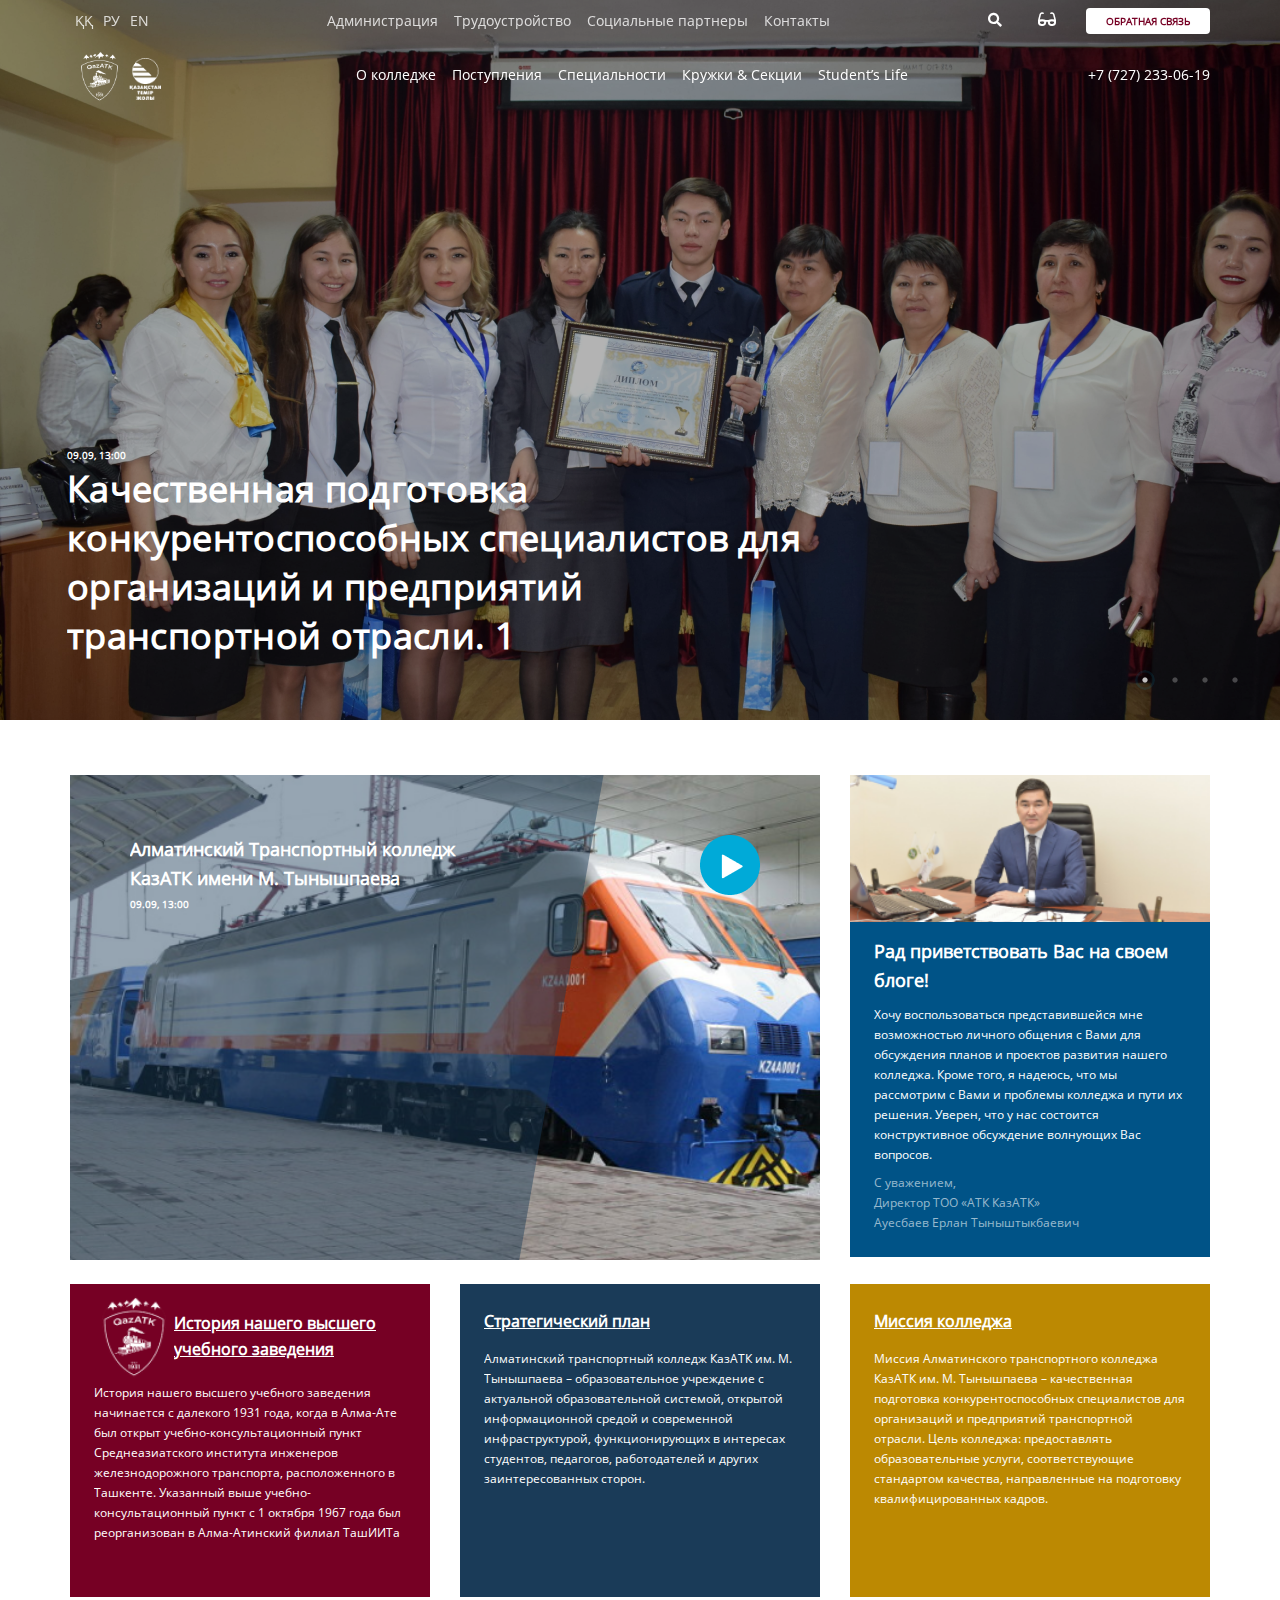
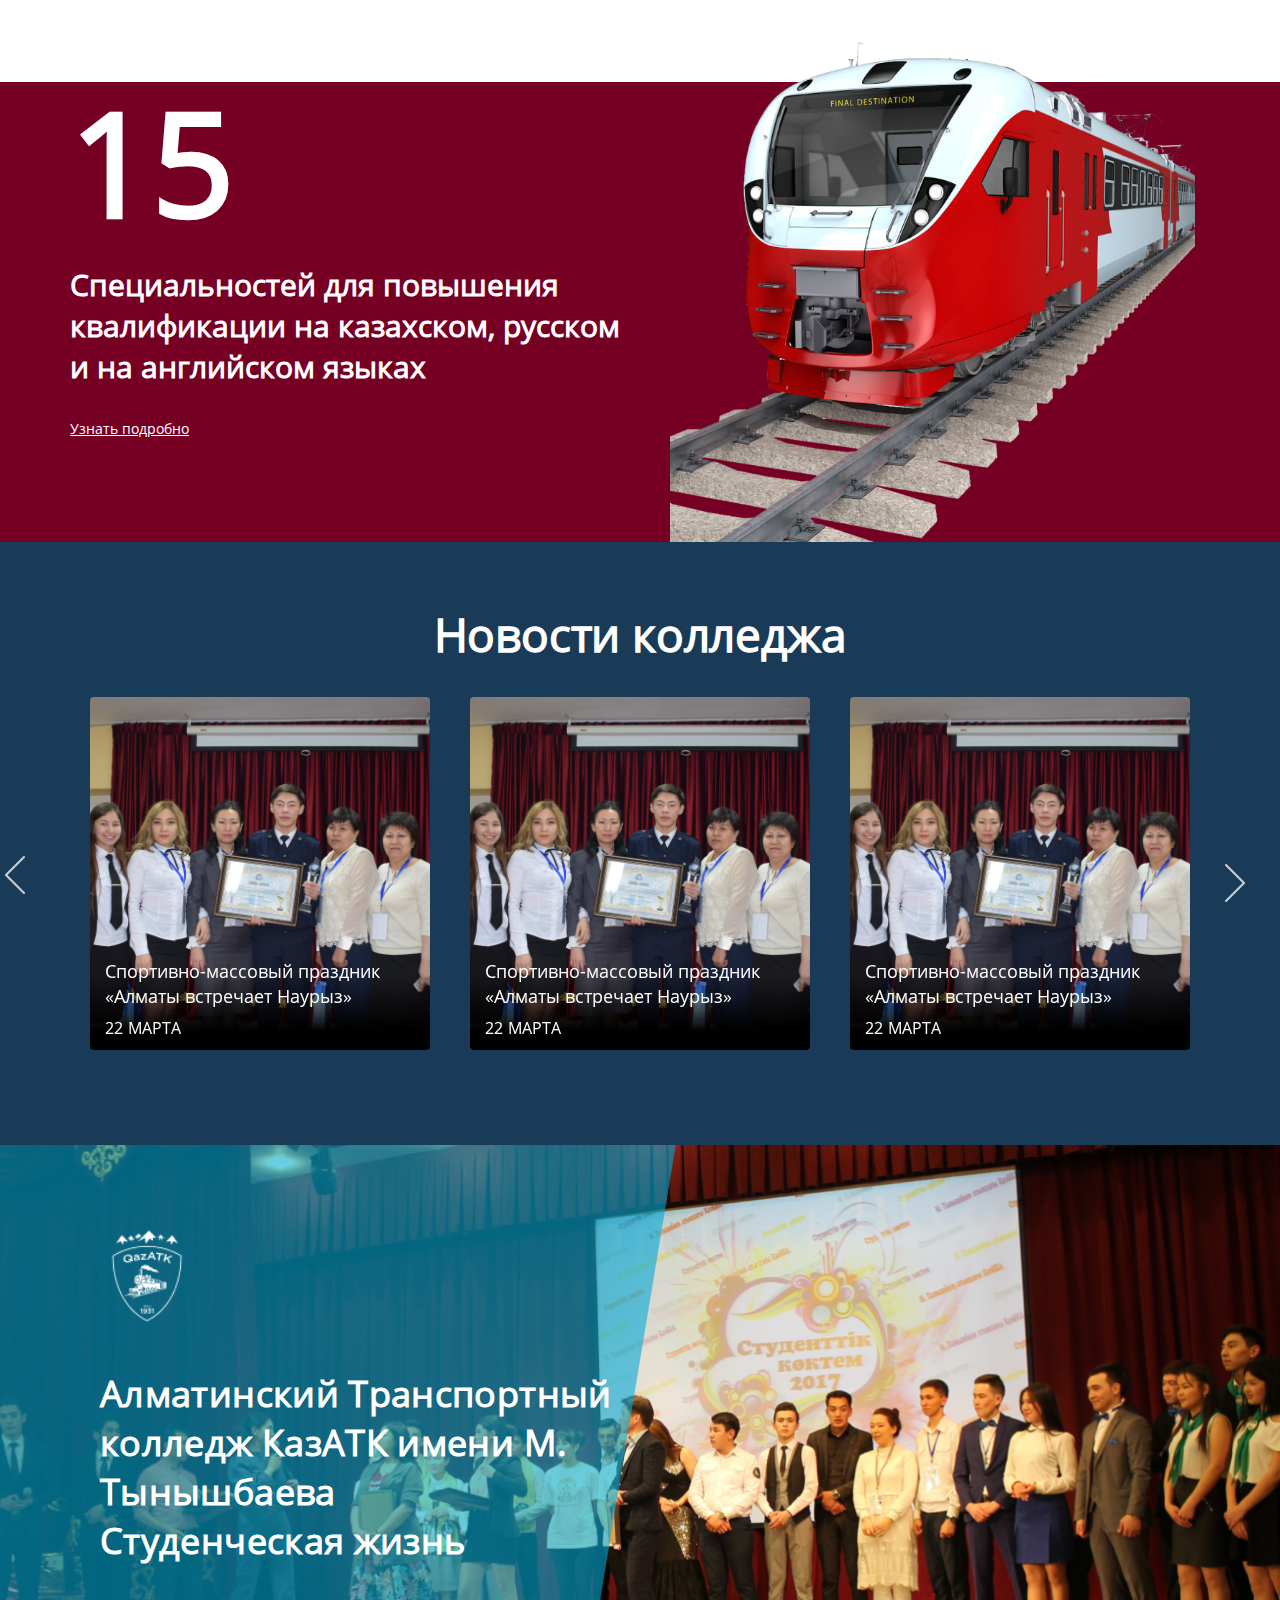
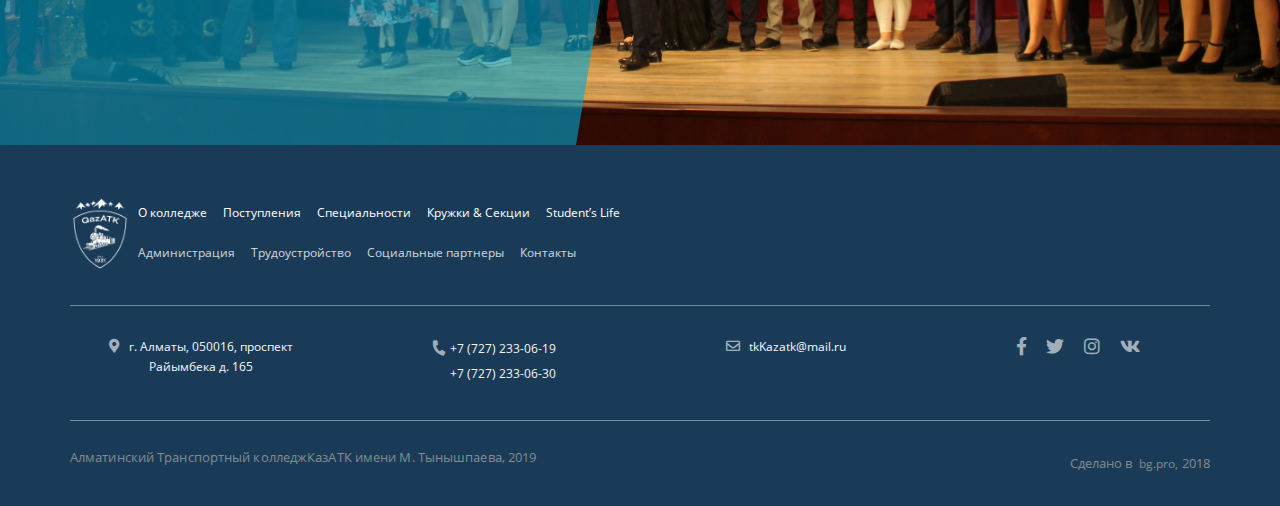
<file: index.html>
<!DOCTYPE html>
<html lang="en">
<head>
    <meta charset="UTF-8">
    <meta name="viewport" content="width=device-width"/>
    <title>KazATK</title>
    <link rel="stylesheet" href="css/libs.min.css">
    <link rel="stylesheet" href="css/all.css">
    <link rel="stylesheet" href="slick/slick.css">
    <link rel="stylesheet" href="slick/slick-theme.css">
    <link rel="stylesheet" href="css/animate.css">
    <link rel="stylesheet" href="css/bvi.min.css">
    <link rel="stylesheet" href="css/main.css">
    <link rel="icon" type="image/png" sizes="32x32" href="img/favicon-32x32.png">
</head>

<body>
<header>
    <div class="container">
        <div class="header-cover-mobile">
            <div class="header-top">
                <ul class="language-list">
                    <li><a href="#">Ққ</a></li>
                    <li><a href="#">РУ</a></li>
                    <li><a href="#">En</a></li>
                </ul>
                <ul class="header-top-menu hidden-xs">
                    <li><a href="#">Администрация</a></li>
                    <li><a href="#">Трудоустройство</a></li>
                    <li><a href="#">Социальные партнеры</a></li>
                    <li><a href="contacts.html">Контакты</a></li>
                </ul>
                <div class="header-btnbox">
                    <button class="btn-plain call-search  hidden-xs"><i class="fas fa-search fa-search-custom"></i></button>
                    <button class="btn-plain bvi-panel-open-menu hidden-xs"><i class="fas fa-glasses"></i></button>
                    <button class="btn-white call-callback">Обратная связь</button>
                </div>

            </div>
            <div class="header-bottom">
                <div class="navbar-header">
                    <button type="button" class="navbar-toggle" data-toggle="collapse" data-target="#myNavbar">
                        <span class="icon-bar"></span>
                        <span class="icon-bar"></span>
                        <span class="icon-bar"></span>
                    </button>
                    <a href="index.html" class="navbar-brand">
                        <img src="img/logo/kazatwhite-last.png" alt="" class="logo-main">
                        <img src="img/logo/kaztemirjol.png" alt="" class="logo-temirjol">
                    </a>
                    <div class="btnbox-xs visible-xs">
                        <button class="btn-plain call-search "><i class="fas fa-search fa-search-custom"></i></button>
                        <button class="btn-plain bvi-panel-open-menu"><i class="fas fa-glasses"></i></button>
                    </div>
                </div>
                <div class="collapse navbar-collapse" id="myNavbar">
                    <ul class="nav navbar-nav m-menu">
                        <li><a href="college.html">О колледже</a></li>
                        <li><a href="news.html">Поступления </a></li>
                        <li><a href="help.html">Специальности</a></li>
                        <li><a href="help.html">Кружки & Секции</a></li>
                        <li><a href="help.html">Student’s Life</a></li>
                        <li><a href="#" class="hidden-lg hidden-md hidden-sm">Администрация</a></li>
                        <li><a href="#" class="hidden-lg hidden-md hidden-sm">Трудоустройство</a></li>
                        <li><a href="#" class="hidden-lg hidden-md hidden-sm">Социальные партнеры</a></li>
                        <li><a href="contacts.html" class="hidden-lg hidden-md hidden-sm">Контакты</a></li>
                        <li><a href="tel:+7 (727) 233-06-19" class="phone-link visible-xs">+7 (727) 233-06-19</a></li>
                    </ul>
                </div>
                <a href="tel:+7 (727) 233-06-19" class="phone-link hidden-xs">+7 (727) 233-06-19</a>
            </div>
        </div>
    </div>
</header>
<section class="main-box">
    <div class="container-fluid">
        <div class="row">
            <div class="slider-main">
                <a href="#">
                <div class="slider-item">
                    <div class="slider-item-img">
                        <img src="img/main/main-slider.png" alt="">
                    </div>
                    <div class="slider-item-caption">
                        <span class="span-time">09.09, 13:00</span>
                        <h2>Качественная подготовка конкурентоспособных специалистов
                            для организаций и предприятий транспортной отрасли. 1</h2>
                    </div>
                </div>
            </a>
                <a href="#">
                <div class="slider-item">
                    <div class="slider-item-img">
                        <img src="img/main/bottom-slider.png" alt="">
                    </div>
                    <div class="slider-item-caption">
                        <span class="span-time">09.09, 13:00</span>
                        <h2>Качественная подготовка конкурентоспособных специалистов
                            для организаций и предприятий транспортной отрасли.</h2>
                    </div>
                </div>
            </a>
                <a href="#">
                <div class="slider-item">
                    <div class="slider-item-img">
                        <img src="img/main/main-slider.png" alt="">
                    </div>
                    <div class="slider-item-caption">
                        <span class="span-time">09.09, 13:00</span>
                        <h2>Качественная подготовка конкурентоспособных специалистов
                            для организаций и предприятий транспортной отрасли. 3</h2>
                    </div>
                </div>
            </a>
                <a href="#">
                <div class="slider-item">
                    <div class="slider-item-img">
                        <img src="img/main/bottom-slider.png" alt="">
                    </div>
                    <div class="slider-item-caption">
                        <span class="span-time">09.09, 13:00</span>
                        <h2>Качественная подготовка конкурентоспособных специалистов
                            для организаций и предприятий транспортной отрасли.</h2>
                    </div>
                </div>
            </a>
            </div>
        </div>
    </div>
</section>
<section class="intro-box">
    <div class="container">
        <div class="row intro-top">
            <div class="col-md-8 col-sm-8 animated fadeInLeftBig delay-1s">
                <a href="video.html">
                    <div class="intro-item-video">
                        <div class="intro-video-left">
                            <h2>
                                Алматинский Транспортный колледж КазАТК имени
                                М. Тынышпаева
                            </h2>
                            <span class="span-time">09.09, 13:00</span>
                        </div>
                        <div class="intro-video-right">
                            <i class="icon i-play"></i>
                            <img src="img/main/train.png" alt="">
                        </div>
                    </div>
                </a>
            </div>
            <div class="col-md-4 col-sm-4 animated fadeInRightBig delay-1s">
                <a href="blog.html">
                    <div class="intro-blog">
                        <div class="intro-blog-img">
                            <img src="img/main/rector.png" alt="">
                        </div>
                        <div class="intro-blog-caption bg-blue">
                            <h2>
                                Рад приветствовать Вас на своем блоге!
                            </h2>
                            <p>
                                Хочу воспользоваться представившейся мне возможностью личного общения с
                                Вами для обсуждения планов и проектов развития нашего колледжа. Кроме того, я надеюсь,
                                что мы рассмотрим с Вами и проблемы колледжа и пути их решения. Уверен, что у
                                нас состоится конструктивное обсуждение волнующих Вас вопросов.
                            </p>
                            <span class="span-opacity">
                                С уважением,</br>
                                Директор ТОО «АТК КазАТК»</br>
                                Ауесбаев Ерлан Тыныштыкбаевич
                            </span>
                        </div>
                    </div>
                </a>
            </div>
        </div>
        <div class="row">
            <div class="col-md-4 col-sm-4 animated fadeInLeftBig delay-2s">
                <a href="history.html">
                    <div class="intro-item bg-red">
                        <div class="intro-item-top">
                            <img src="img/logo/kazatwhite-11.png" alt="">
                            <h2>История нашего высшего учебного заведения</h2>
                        </div>
                        <p>
                            История нашего высшего учебного заведения начинается с далекого 1931 года, когда в
                            Алма-Ате был открыт учебно-консультационный пункт Среднеазиатского института инженеров железнодорожного транспорта,
                            расположенного в Ташкенте.
                            Указанный выше учебно-консультационный пункт с 1 октября 1967 года был реорганизован в Алма-Атинский филиал ТашИИТа
                        </p>
                    </div>
                </a>
            </div>
            <div class="col-md-4 col-sm-4 animated fadeInUp delay-2s">
                <a href="strategy.html">
                    <div class="intro-item bg-dark">
                        <h2>Стратегический план</h2>
                        <p>
                            Алматинский транспортный колледж КазАТК им. М. Тынышпаева – образовательное учреждение
                            с актуальной образовательной системой, открытой информационной средой
                            и современной инфраструктурой, функционирующих в интересах студентов, педагогов, работодателей и других заинтересованных сторон.
                        </p>
                    </div>
                </a>
            </div>
            <div class="col-md-4 col-sm-4 animated fadeInRightBig delay-2s">
                <a href="mission.html">
                    <div class="intro-item bg-yellow">
                        <h2>Миссия колледжа</h2>
                        <p>
                            Миссия Алматинского транспортного колледжа КазАТК им. М. Тынышпаева – качественная подготовка конкурентоспособных специалистов для организаций и предприятий транспортной отрасли.

                            Цель колледжа: предоставлять образовательные услуги, соответствующие стандартом качества, направленные на подготовку квалифицированных кадров.
                        </p>
                    </div>
                </a>
            </div>
        </div>
    </div>
</section>
<section class="spec-box bg-red">
    <div class="container">
        <div class="row">
            <div class="col-md-6 col-sm-6">
                <div class="spec-item">
                    <h2>15</h2>
                    <p>
                        Специальностей для повышения квалификации на казахском, русском и на английском языках
                    </p>
                    <a href="#">Узнать подробно</a>
                </div>
            </div>
            <div class="col-md-6 col-sm-6">
                <div class="spec-img-cover">
                    <div class="spec-img">
                        <img src="img/main/train_red.png" alt="">
                    </div>
                </div>
                <div class="clearfix"></div>
            </div>

        </div>
    </div>
</section>
<section class="news-box bg-dark">
    <div class="container">
        <h2 class="block-title-white">Новости колледжа</h2>
        <div class="sl-news">
                <a href="news.html">
                    <div class="slnews-item">
                        <div class="slnews-item-img">
                            <img src="img/main/main-slider.png" alt="">
                        </div>
                        <div class="slnews-item-caption">
                            <h3>
                                Спортивно-массовый праздник «Алматы встречает Наурыз»
                            </h3>
                            <span>22 марта</span>
                        </div>
                    </div>
                </a>
                <a href="news.html">
                    <div class="slnews-item">
                        <div class="slnews-item-img">
                            <img src="img/main/main-slider.png" alt="">
                        </div>
                        <div class="slnews-item-caption">
                            <h3>
                                Спортивно-массовый праздник «Алматы встречает Наурыз»
                            </h3>
                            <span>22 марта</span>
                        </div>
                    </div>
                </a>
                <a href="news.html">
                    <div class="slnews-item">
                        <div class="slnews-item-img">
                            <img src="img/main/main-slider.png" alt="">
                        </div>
                        <div class="slnews-item-caption">
                            <h3>
                                Спортивно-массовый праздник «Алматы встречает Наурыз»
                            </h3>
                            <span>22 марта</span>
                        </div>
                    </div>
                </a>
                <a href="news.html">
                    <div class="slnews-item">
                        <div class="slnews-item-img">
                            <img src="img/main/main-slider.png" alt="">
                        </div>
                        <div class="slnews-item-caption">
                            <h3>
                                Спортивно-массовый праздник «Алматы встречает Наурыз»
                            </h3>
                            <span>22 марта</span>
                        </div>
                    </div>
                </a>
            </div>
    </div>
</section>
<section class="student-lifebox">
    <div class="container-fluid">
        <div class="row">
                <div class="student-life-clip">
                    <img src="img/logo/logo-big.png" alt="">
                    <h1>
                        Алматинский Транспортный колледж КазАТК имени   М. Тынышбаева</h1>
                    <p>Студенческая жизнь</p>
                </div>
                <div class="student-life-img">
                    <img src="img/main/bottom-slider.png" alt="">
                </div>
        </div>
    </div>
</section>
<div class="overlay"></div>
<div class="search-popup">
    <form action="#" class="search-form" method="post">
        <input type="text" placeholder="Поиск...">
        <button class="btn-blue" type="submit">Поиск</button>
    </form>
</div>
<div class="callback">
    <h3>Введите ваш номер</h3>
    <form action="#" class="callback-form" method="post">
        <input type="text" placeholder="Ваше имя">
        <input type="text" placeholder="Ваше номер">
        <textarea name="" id="" cols="30" rows="10" placeholder="Ваш вопрос"></textarea>
        <button class="btn-blue" type="submit">Отправить</button>
        <button class="btn-cancel close-callback">Отмена</button>
    </form>
</div>
<footer class="bg-dark">
    <div class="container">
        <div class="footer-top">
            <a href="index.html" class="footer-logo">
                <img src="img/logo/logo-big.png" alt="">
            </a>
            <div class="footer-top-list">
                <ul class="m-menu">
                    <li><a href="college.html">О колледже</a></li>
                    <li><a href="news.html">Поступления </a></li>
                    <li><a href="help.html">Специальности</a></li>
                    <li><a href="help.html">Кружки & Секции</a></li>
                    <li><a href="help.html">Student’s Life</a></li>
                </ul>
                <ul class="header-top-menu">
                    <li><a href="#">Администрация</a></li>
                    <li><a href="#">Трудоустройство</a></li>
                    <li><a href="#">Социальные партнеры</a></li>
                    <li><a href="contacts.html">Контакты </a></li>
                </ul>
            </div>
        </div>
        <div class="footer-middle">
            <div class="row">
                <div class="col-md-3 col-sm-3">
                    <i class="fas fa-map-marker-alt"></i>
                    <span>г. Алматы, 050016, проспект <br>Райымбека д. 165</span>
                </div>
                <div class="col-md-3 col-sm-3">
                    <div class="footer-phone">
                        <i class="fas fa-phone"></i>
                        <div class="footer-phone-links">
                            <a href="tel:+7 (727) 233-06-19">+7 (727) 233-06-19</a><br>
                            <a href="tel:+7 (727) 233-06-30 ">+7 (727) 233-06-30</a>
                        </div>
                    </div>
                </div>
                <div class="col-md-3 col-sm-3">
                    <i class="far fa-envelope"></i>
                    <span>tkKazatk@mail.ru</span>
                </div>
                <div class="col-md-3 col-sm-3">
                    <ul class="footer-social">
                        <li><a href="#"><i class="fab fa-facebook-f"></i></a></li>
                        <li><a href="#"><i class="fab fa-twitter"></i></a></li>
                        <li><a href="#"><i class="fab fa-instagram"></i></a></li>
                        <li><a href="#"><i class="fab fa-vk"></i></a></li>
                    </ul>
                </div>
            </div>
        </div>
        <div class="footer-bottom">
            <p>Алматинский Транспортный колледжКазАТК имени М. Тынышпаева, 2019</p>
            <p class="bg-box">Сделано в  <a href="https://bgpro.kz/" target="_blank">bg.pro,</a> 2018</p>
        </div>
    </div>
</footer>
<script src="js/libs.min.js"></script>
<script src="js/wow.min.js"></script>
<script src="slick/slick.js"></script>
<script src="js/responsivevoice.min.js"></script>
<script src="js/bvi-init-panel.min.js"></script>
<script src="js/bvi.min.js"></script>
<script src="js/js.cookie.min.js"></script>
<script src="js/common.js"></script>
</body>
</html>
</file>
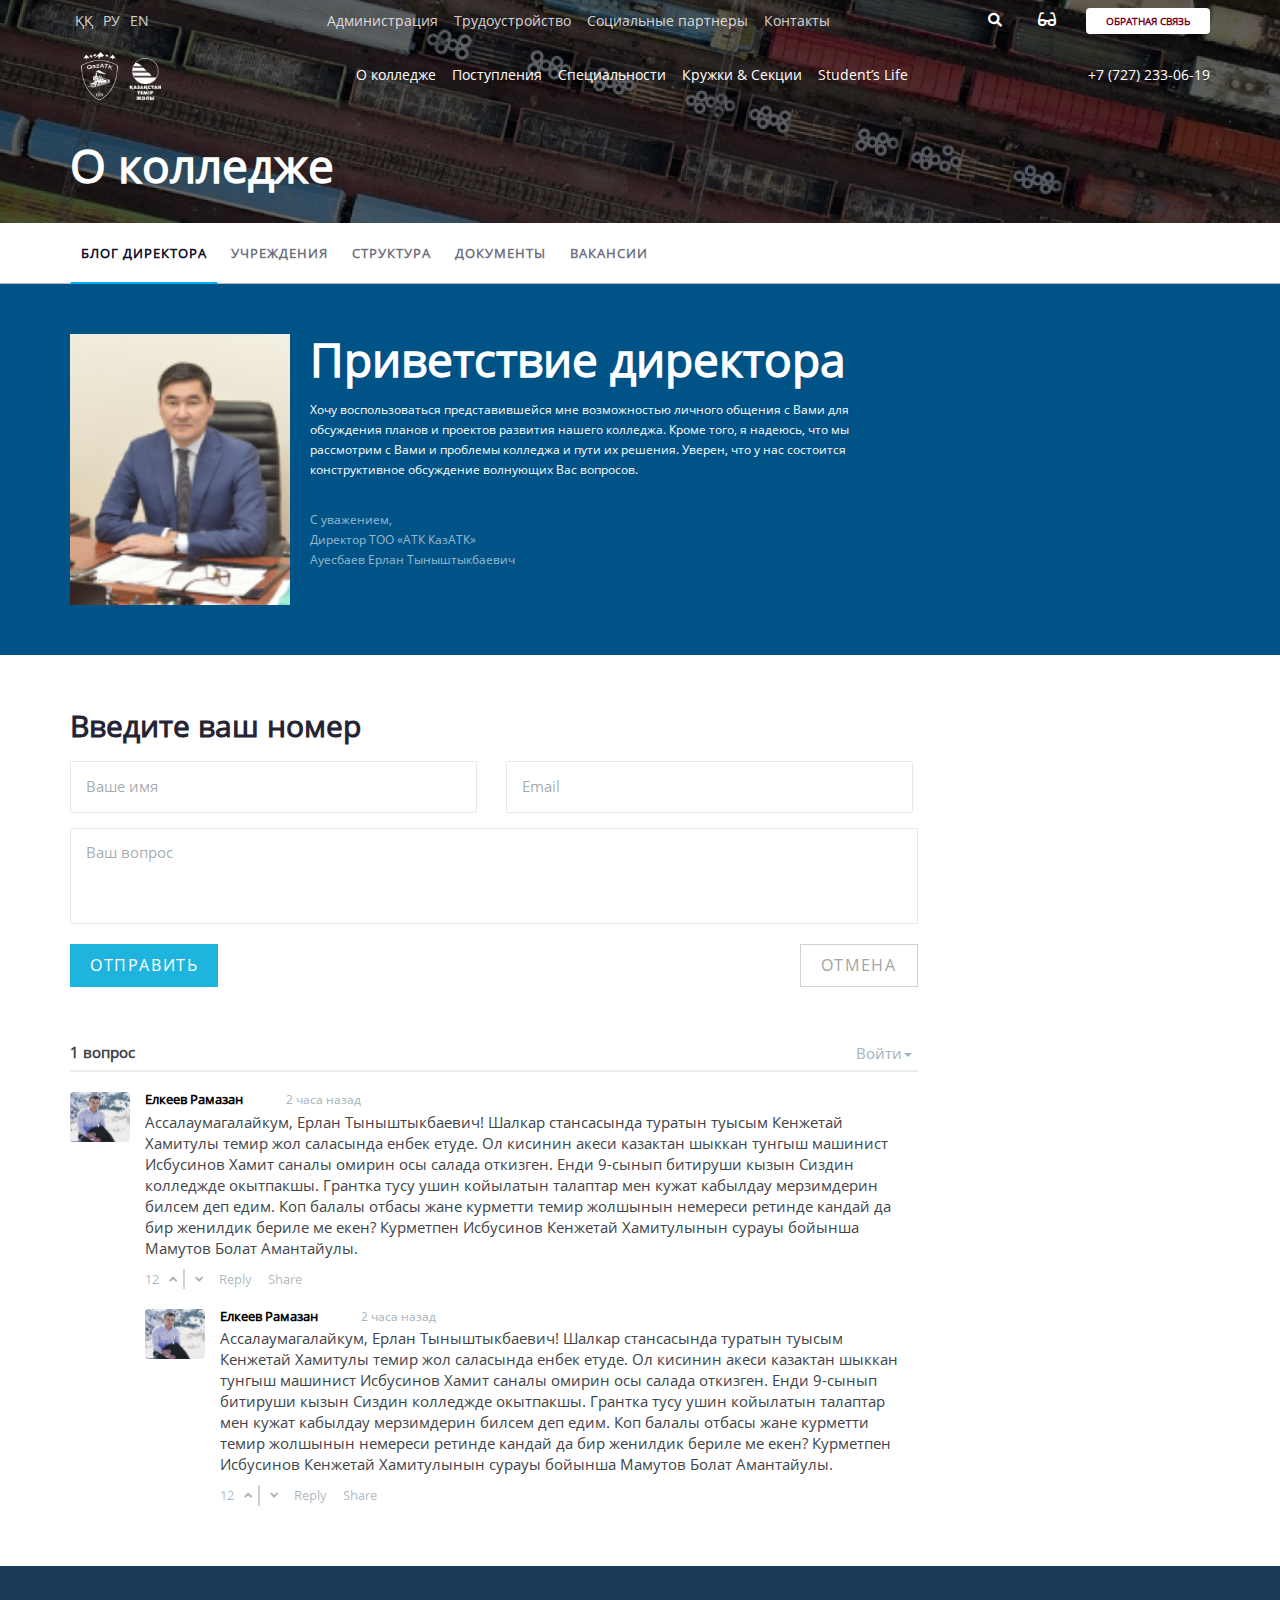
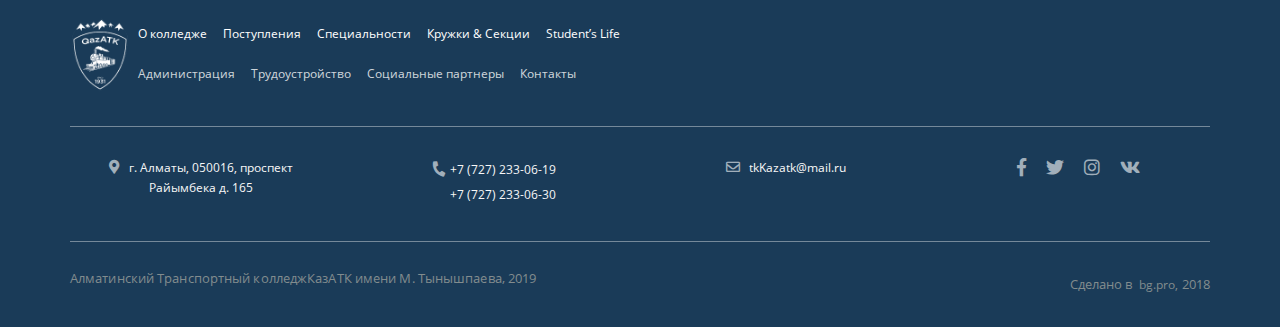
<file: college.html>
<!DOCTYPE html>
<html lang="en">
<head>
    <meta charset="UTF-8">
    <meta name="viewport" content="width=device-width"/>
    <title>KazATK</title>
    <link rel="stylesheet" href="css/libs.min.css">
    <link rel="stylesheet" href="css/all.css">
    <link rel="stylesheet" href="css/bvi.min.css">
    <link rel="stylesheet" href="css/main.css">
    <link rel="icon" type="image/png" sizes="32x32" href="img/favicon-32x32.png">
</head>

<body>
<header>
    <div class="container">
        <div class="header-cover-mobile">
            <div class="header-top">
                <ul class="language-list">
                    <li><a href="#">Ққ</a></li>
                    <li><a href="#">РУ</a></li>
                    <li><a href="#">En</a></li>
                </ul>
                <ul class="header-top-menu hidden-xs">
                    <li><a href="#">Администрация</a></li>
                    <li><a href="#">Трудоустройство</a></li>
                    <li><a href="#">Социальные партнеры</a></li>
                    <li><a href="contacts.html">Контакты</a></li>
                </ul>
                <div class="header-btnbox">
                    <button class="btn-plain call-search  hidden-xs"><i class="fas fa-search fa-search-custom"></i></button>
                    <button class="btn-plain bvi-panel-open-menu hidden-xs"><i class="fas fa-glasses"></i></button>
                    <button class="btn-white call-callback">Обратная связь</button>
                </div>

            </div>
            <div class="header-bottom">
                <div class="navbar-header">
                    <button type="button" class="navbar-toggle" data-toggle="collapse" data-target="#myNavbar">
                        <span class="icon-bar"></span>
                        <span class="icon-bar"></span>
                        <span class="icon-bar"></span>
                    </button>
                    <a href="index.html" class="navbar-brand">
                        <img src="img/logo/kazatwhite-last.png" alt="" class="logo-main">
                        <img src="img/logo/kaztemirjol.png" alt="" class="logo-temirjol">
                    </a>
                    <div class="btnbox-xs visible-xs">
                        <button class="btn-plain call-search "><i class="fas fa-search fa-search-custom"></i></button>
                        <button class="btn-plain bvi-panel-open-menu"><i class="fas fa-glasses"></i></button>
                    </div>
                </div>
                <div class="collapse navbar-collapse" id="myNavbar">
                    <ul class="nav navbar-nav m-menu">
                        <li><a href="college.html">О колледже</a></li>
                        <li><a href="news.html">Поступления </a></li>
                        <li><a href="help.html">Специальности</a></li>
                        <li><a href="help.html">Кружки & Секции</a></li>
                        <li><a href="help.html">Student’s Life</a></li>
                        <li><a href="#" class="hidden-lg hidden-md hidden-sm">Администрация</a></li>
                        <li><a href="#" class="hidden-lg hidden-md hidden-sm">Трудоустройство</a></li>
                        <li><a href="#" class="hidden-lg hidden-md hidden-sm">Социальные партнеры</a></li>
                        <li><a href="contacts.html" class="hidden-lg hidden-md hidden-sm">Контакты</a></li>
                        <li><a href="tel:+7 (727) 233-06-19" class="phone-link visible-xs">+7 (727) 233-06-19</a></li>
                    </ul>
                </div>
                <a href="tel:+7 (727) 233-06-19" class="phone-link hidden-xs">+7 (727) 233-06-19</a>
            </div>
        </div>
    </div>
</header>
<section class="header-box">
    <div class="row">
        <div class="container-fluid">
            <div class="header-box-img">
                <img src="img/main/bg_header.png" alt="">
            </div>
        </div>
    </div>
    <div class="container">
        <div class="header-box-caption">
            <h1>О колледже</h1>
        </div>
    </div>
</section>
<section class="tab-box">
    <div class="container">
        <ul class="nav nav-tabs tab-menu">
            <li class="active"><a href="#tab-1" data-toggle="tab">Блог директора</a></li>
            <li><a href="#tab-2" data-toggle="tab">учреждения</a></li>
            <li><a href="#tab-3" data-toggle="tab">структура</a></li>
            <li><a href="#tab-4" data-toggle="tab">Документы</a></li>
            <li><a href="#tab-5" data-toggle="tab">вакансии</a></li>
        </ul>
    </div>
</section>
<section class="tab-content tab-content">
    <div class="tab-pane active" id="tab-1">
        <div class="container-fluid bg-blue">
            <div class="container">
                <div class="row">
                    <div class="col-md-9 col-sm-12">
                        <div class="blog-container">
                            <div class="blog-cover">
                                <div class="blog-img">
                                    <img src="img/main/rector.png" alt="">
                                </div>
                                <div class="blog-caption">
                                    <h2>Приветствие директора</h2>
                                    <p>
                                        Хочу воспользоваться представившейся мне возможностью личного общения с
                                        Вами для обсуждения планов и проектов развития нашего колледжа. Кроме того, я надеюсь,
                                        что мы рассмотрим с
                                        Вами и проблемы колледжа и пути их решения. Уверен, что у нас состоится конструктивное
                                        обсуждение волнующих Вас вопросов.
                                    </p>
                                    <span class="span-opacity">
                                   С уважением,<br>
                                    Директор ТОО «АТК КазАТК»<br>
                                    Ауесбаев Ерлан Тыныштыкбаевич
                               </span>
                                </div>
                            </div>
                        </div>
                    </div>

                </div>
            </div>
        </div>
        <div class="container">
            <div class="row">
                <div class="col-md-9 col-sm-12">
                    <div class="blog-form-cover">
                        <h3>Введите ваш номер</h3>
                        <form action="#" class="blog-form" method="post">
                            <input type="text" placeholder="Ваше имя" class="input-margin">
                            <input type="text" placeholder="Email">
                            <textarea name="" id="" cols="30" rows="10" placeholder="Ваш вопрос"></textarea>
                            <button class="btn-blue" type="submit">Отправить</button>
                            <button class="btn-cancel close-callback">Отмена</button>
                        </form>
                    </div>

                </div>
            </div>
            <div class="row">
                <div class="col-md-9 col-sm-12">
                    <div class="comment-box">
                        <div class="comment-head">
                            <p>1 вопрос</p>
                            <button class="btn-plain">Войти<span class="caret"></span></button>
                        </div>
                        <div class="comment-body">
                            <div class="comment-item">
                                <div class="comment-item-img">
                                    <img src="img/main/user.png" alt="">
                                </div>
                                <div class="comment-item-text">
                                    <h4>Елкеев Рамазан <span class="comment-time">2 часа назад</span></h4>
                                    <p>
                                        Ассалаумагалайкум, Ерлан Тыныштыкбаевич! Шалкар стансасында туратын туысым Кенжетай
                                        Хамитулы темир жол саласында енбек етуде. Ол кисинин акеси казактан шыккан тунгыш
                                        машинист
                                        Исбусинов Хамит саналы омирин осы салада откизген. Енди 9-сынып битируши кызын
                                        Сиздин колледжде окытпакшы.
                                        Грантка тусу ушин койылатын талаптар мен кужат кабылдау мерзимдерин билсем деп едим.
                                        Коп балалы отбасы жане курметти
                                        темир жолшынын немереси ретинде
                                        кандай да бир женилдик бериле ме екен? Курметпен Исбусинов Кенжетай Хамитулынын
                                        сурауы бойынша Мамутов Болат Амантайулы.
                                    </p>
                                    <div class="comment-text-info">
                                        <span>12</span>
                                        <button class="btn-plain btn-border"><i class="fas fa-angle-up"></i></button>
                                        <button class="btn-plain"><i class="fas fa-angle-down"></i></button>
                                        <button class="btn-plain">Reply</button>
                                        <button class="btn-plain">Share</button>
                                    </div>
                                    <div class="comment-item">
                                        <div class="comment-item-img">
                                            <img src="img/main/user.png" alt="">
                                        </div>
                                        <div class="comment-item-text">
                                            <h4>Елкеев Рамазан <span class="comment-time">2 часа назад</span></h4>
                                            <p>
                                                Ассалаумагалайкум, Ерлан Тыныштыкбаевич! Шалкар стансасында туратын туысым
                                                Кенжетай
                                                Хамитулы темир жол саласында енбек етуде. Ол кисинин акеси казактан шыккан
                                                тунгыш машинист
                                                Исбусинов Хамит саналы омирин осы салада откизген. Енди 9-сынып битируши
                                                кызын Сиздин колледжде окытпакшы.
                                                Грантка тусу ушин койылатын талаптар мен кужат кабылдау мерзимдерин билсем
                                                деп едим. Коп балалы отбасы жане курметти
                                                темир жолшынын немереси ретинде
                                                кандай да бир женилдик бериле ме екен? Курметпен Исбусинов Кенжетай
                                                Хамитулынын сурауы бойынша Мамутов Болат Амантайулы.
                                            </p>
                                            <div class="comment-text-info">
                                                <span>12</span>
                                                <button class="btn-plain btn-border"><i class="fas fa-angle-up"></i>
                                                </button>
                                                <button class="btn-plain"><i class="fas fa-angle-down"></i></button>
                                                <button class="btn-plain">Reply</button>
                                                <button class="btn-plain">Share</button>
                                            </div>
                                        </div>
                                    </div>
                                </div>
                            </div>
                        </div>
                    </div>
                </div>

            </div>
        </div>
    </div>
    <div class="tab-pane" id="tab-2">
        <div class="container">
            <div class="row">
                <div class="col-md-9">
                    <div class="institution-box">
                        <img src="img/main/news.png" alt="">
                        <h2>
                            Информация об условиях проживания студентов Алматинского транспортного колледжа КазАТК
                            им.М.Тынышпаева
                        </h2>
                        <p>

                            В общежитии на 2017-2018 году проживают 158 студентов колледжа. Общежитие оснащено 22-мя камерами
                            внутреннего и наружного наблюдения.
                        </p>

                        <p>Студенты колледжа размещены на 1 и 2 этажах общежития. Занимают 39 секций из них 6 односекционные и 33
                            двухсекционные комнаты. На каждом этаже общежития размещены бытовые комнаты с 3-мя электрическими
                            плитами для приготовления пищи.
                        </p>

                        <p> В односекционной комнате установлены 2 кровати, платяной шкаф, телевизор, холодильник, имеется душ и
                            туалет.
                        </p>

                        <p>
                            В двухсекционных комнатах расположены 2 комнаты, где в «Малой» комнате проживают двое студентов, а в
                            «Большой» комнате проживают три студента. Перенаселенности в комнатах нет. Так же в их комнатах имеется
                            необходимая мебель. Комнаты оснащены телевизорами и холодильниками. Освещение удовлетворительное.
                            Дежурство в комнатах устанавливают сами жильцы.
                        </p>

                        <p>
                            Студенты, заболевшие вирусными и другими заболеваниями общежитие предоставляет комнату-изолятор, для
                            дальнейшего лечения.

                        </p>

                        <h3>Штат учреждения</h3>
                        <ul class="institution-list">
                            <li>Всего - 194</li>
                            <li> АУП – 22</li>
                            <li>Профильный состав – 108</li>
                            <li>Вспомогательный и технический состав – 64</li>
                            <li>Режим работы</li>
                        </ul>
                        <h3>Режим работы</h3>
                        <p>
                            В соответствии с Трудовым кодексом Республики Казахстан от 23 ноября 2015 года: с понедельника по
                            пятницу включительно, с 9.00 до 18.00 часов, перерыв на обед с 13.00 до 14.00 часов, кроме выходных и
                            праздничных дней.
                        </p>
                    </div>
                </div>
            </div>
        </div>

    </div>
    <div class="tab-pane" id="tab-3">
        <div class="container">
            <div class="row">
                <div class="main-team-box">
                    <div class="team-item">
                        <div class="team-item-top">
                            <div class="team-item-img"><img src="img/main/rector.png" alt=""></div>
                            <div class="team-item-caption">
                                <h3>Ауесбаев Ерлан Тыныштыкбаевич</h3>
                                <p>Директор колледжа</p>
                            </div>
                        </div>
                        <div class="team-item-bottom">
                            <ul class="team-list">
                                <li>Доктор технических наук</li>
                                <li><a href="tel:8(727) 233-07-95">Тел.: 8(727) 233-07-95</a></li>
                                <li>E-mail e.auyesbayev@kazatk.kz</li>
                            </ul>
                        </div>
                    </div>
                </div>
            </div>
            <div class="row">
                <div class="col-md-4 col-sm-4">
                    <div class="team-item">
                        <div class="team-item-top">
                            <div class="team-item-img"><img src="img/main/Oval%202.png" alt=""></div>
                            <div class="team-item-caption">
                                <h3>Малимова Назгуль Малимовна</h3>
                                <p>Заместитель директора по учебной работе</p>
                            </div>
                        </div>
                        <div class="team-item-bottom">
                            <ul class="team-list">
                                <li>Преподаватель I-категорий</li>
                                <li><a href="tel:8 (727) 233-05-85">Тел.: 8 (727) 233-05-85</a></li>
                                <li>e-mail: malimova1972@mail.ru</li>
                            </ul>
                        </div>
                    </div>
                </div>
                <div class="col-md-4 col-sm-4">
                    <div class="team-item">
                        <div class="team-item-top">
                            <div class="team-item-img"><img src="img/main/Oval%202%20(1).png" alt=""></div>
                            <div class="team-item-caption">
                                <h3>Турлыбекова Акмарал Салабатовна</h3>
                                <p>Заместитель директора по воспитательной работе.</p>
                            </div>
                        </div>
                        <div class="team-item-bottom">
                            <ul class="team-list">
                                <li>
                                    Преподаватель высшего уровня квалификации первый категории.
                                    Магистр экономических наук.
                                </li>
                                <li><a href="tel:8(727) 233-06-22">Тел.: 8(727) 233-06-22</a></li>
                                <li>E-mail: dan_akt@mail.ru</li>
                            </ul>
                        </div>
                    </div>
                </div>
                <div class="col-md-4 col-sm-4">
                    <div class="team-item">
                        <div class="team-item-top">
                            <div class="team-item-img"><img src="img/main/Oval%202%20(2).png" alt=""></div>
                            <div class="team-item-caption">
                                <h3>Итыгулов Бауыржан Базарбаевич</h3>
                                <p>Заместитель директора по учебно-производственной работе</p>
                            </div>
                        </div>
                        <div class="team-item-bottom">
                            <ul class="team-list">
                                <li> Преподаватель высшей категорий</li>
                                <li><a href="tel:8(727) 233-06-30">Тел.: 8(727) 233-06-30</a></li>
                                <li>E-mail: baurzhan_8383@mail.ru</li>
                            </ul>
                        </div>
                    </div>
                </div>
            </div>
        </div>
    </div>
    <div class="tab-pane" id="tab-4">
        <div class="container">
            <div class="row">
                <div class="col-md-9 document-box">
                    <h3>Государсвтенные закупки</h3>
                    <div class="document-item">
                        <div class="document-item-img">
                            <img src="img/icon/doc.png" alt="">
                        </div>
                        <div class="document-item-caption">
                            <p>Информация о государственной услуге «Выдача архивных справок»</p>
                            <span class="span-memory">56.5 KB</span>
                        </div>
                    </div>
                    <div class="document-item">
                        <div class="document-item-img">
                            <img src="img/icon/pdf.png" alt="">
                        </div>
                        <div class="document-item-caption">
                            <p>Информация о государственной услуге «Выдача архивных справок»</p>
                            <span class="span-memory">56.5 KB</span>
                        </div>
                    </div>
                    <div class="document-item">
                        <div class="document-item-img">
                            <img src="img/icon/doc.png" alt="">
                        </div>
                        <div class="document-item-caption">
                            <p>Информация о государственной услуге «Выдача архивных справок»</p>
                            <span class="span-memory">56.5 KB</span>
                        </div>
                    </div>
                    <div class="document-item">
                        <div class="document-item-img">
                            <img src="img/icon/pdf.png" alt="">
                        </div>
                        <div class="document-item-caption">
                            <p>Информация о государственной услуге «Выдача архивных справок»</p>
                            <span class="span-memory">56.5 KB</span>
                        </div>
                    </div>
                    <div class="document-item">
                        <div class="document-item-img">
                            <img src="img/icon/doc.png" alt="">
                        </div>
                        <div class="document-item-caption">
                            <p>Информация о государственной услуге «Выдача архивных справок»</p>
                            <span class="span-memory">56.5 KB</span>
                        </div>
                    </div>
                    <div class="document-item">
                        <div class="document-item-img">
                            <img src="img/icon/pdf.png" alt="">
                        </div>
                        <div class="document-item-caption">
                            <p>Информация о государственной услуге «Выдача архивных справок»</p>
                            <span class="span-memory">56.5 KB</span>
                        </div>
                    </div>
                    <h3>Регламенты:</h3>
                    <div class="document-item">
                        <div class="document-item-img">
                            <img src="img/icon/doc.png" alt="">
                        </div>
                        <div class="document-item-caption">
                            <p>Информация о государственной услуге «Выдача архивных справок»</p>
                            <span class="span-memory">56.5 KB</span>
                        </div>
                    </div>
                    <div class="document-item">
                        <div class="document-item-img">
                            <img src="img/icon/pdf.png" alt="">
                        </div>
                        <div class="document-item-caption">
                            <p>Информация о государственной услуге «Выдача архивных справок»</p>
                            <span class="span-memory">56.5 KB</span>
                        </div>
                    </div>
                    <div class="document-item">
                        <div class="document-item-img">
                            <img src="img/icon/doc.png" alt="">
                        </div>
                        <div class="document-item-caption">
                            <p>Информация о государственной услуге «Выдача архивных справок»</p>
                            <span class="span-memory">56.5 KB</span>
                        </div>
                    </div>
                    <div class="document-item">
                        <div class="document-item-img">
                            <img src="img/icon/pdf.png" alt="">
                        </div>
                        <div class="document-item-caption">
                            <p>Информация о государственной услуге «Выдача архивных справок»</p>
                            <span class="span-memory">56.5 KB</span>
                        </div>
                    </div>
                    <div class="document-item">
                        <div class="document-item-img">
                            <img src="img/icon/doc.png" alt="">
                        </div>
                        <div class="document-item-caption">
                            <p>Информация о государственной услуге «Выдача архивных справок»</p>
                            <span class="span-memory">56.5 KB</span>
                        </div>
                    </div>
                    <div class="document-item">
                        <div class="document-item-img">
                            <img src="img/icon/pdf.png" alt="">
                        </div>
                        <div class="document-item-caption">
                            <p>Информация о государственной услуге «Выдача архивных справок»</p>
                            <span class="span-memory">56.5 KB</span>
                        </div>
                    </div>
                </div>
            </div>
        </div>
    </div>
    <div class="tab-pane" id="tab-5">
        <div class="container">
            <div class="row">
                <div class="col-md-9 vacancy-box">
                    <div class="vacancy-item">
                        <h3>Руководитель отдела продаж</h3>
                        <p>
                            Осуществление руководства и планирование работ торгового отдела. Выставление
                            целей и задач для осуществления качественной и количественной дистрибуции. Работа в полях.
                            Опыт работы в дистрибьюторских компаниях. Знание офисных программ, 1С торговля.
                        </p>
                    </div>
                    <div class="vacancy-item">
                        <h3>Руководитель отдела продаж</h3>
                        <p>
                            Осуществление руководства и планирование работ торгового отдела. Выставление
                            целей и задач для осуществления качественной и количественной дистрибуции. Работа в полях.
                            Опыт работы в дистрибьюторских компаниях. Знание офисных программ, 1С торговля.
                        </p>
                    </div>
                    <div class="vacancy-item">
                        <h3>Руководитель отдела продаж</h3>
                        <p>
                            Осуществление руководства и планирование работ торгового отдела. Выставление
                            целей и задач для осуществления качественной и количественной дистрибуции. Работа в полях.
                            Опыт работы в дистрибьюторских компаниях. Знание офисных программ, 1С торговля.
                        </p>
                    </div>
                    <nav aria-label="Page navigation">
                        <ul class="pagination">
                            <li class="active"><a href="#">1</a></li>
                            <li><a href="#">2</a></li>
                            <li><a href="#">3</a></li>
                            <li><a href="#">4</a></li>
                            <li><a href="#">5</a></li>
                        </ul>
                    </nav>
                </div>
            </div>
        </div>
    </div>

</section>
<div class="overlay"></div>
<div class="search-popup">
    <form action="#" class="search-form" method="post">
        <input type="text" placeholder="Поиск...">
        <button class="btn-blue" type="submit">Поиск</button>
    </form>
</div>
<div class="callback">
    <h3>Введите ваш номер</h3>
    <form action="#" class="callback-form" method="post">
        <input type="text" placeholder="Ваше имя">
        <input type="text" placeholder="Ваше номер">
        <textarea name="" id="" cols="30" rows="10" placeholder="Ваш вопрос"></textarea>
        <button class="btn-blue" type="submit">Отправить</button>
        <button class="btn-cancel close-callback">Отмена</button>
    </form>
</div>
<footer class="bg-dark">
    <div class="container">
        <div class="footer-top">
            <a href="index.html" class="footer-logo">
                <img src="img/logo/logo-big.png" alt="">
            </a>
            <div class="footer-top-list">
                <ul class="m-menu">
                    <li><a href="index.html">О колледже</a></li>
                    <li><a href="news.html">Поступления </a></li>
                    <li><a href="help.html">Специальности</a></li>
                    <li><a href="help.html">Кружки & Секции</a></li>
                    <li><a href="help.html">Student’s Life</a></li>
                </ul>
                <ul class="header-top-menu">
                    <li><a href="#">Администрация</a></li>
                    <li><a href="#">Трудоустройство</a></li>
                    <li><a href="#">Социальные партнеры</a></li>
                    <li><a href="#">Контакты </a></li>
                </ul>
            </div>
        </div>
        <div class="footer-middle">
            <div class="row">
                <div class="col-md-3 col-sm-3">
                    <i class="fas fa-map-marker-alt"></i>
                    <span>г. Алматы, 050016, проспект <br>Райымбека д. 165</span>
                </div>
                <div class="col-md-3 col-sm-3">
                    <div class="footer-phone">
                        <i class="fas fa-phone"></i>
                        <div class="footer-phone-links">
                            <a href="tel:+7 (727) 233-06-19">+7 (727) 233-06-19</a><br>
                            <a href="tel:+7 (727) 233-06-30 ">+7 (727) 233-06-30</a>
                        </div>
                    </div>
                </div>
                <div class="col-md-3 col-sm-3">
                    <i class="far fa-envelope"></i>
                    <span>tkKazatk@mail.ru</span>
                </div>
                <div class="col-md-3 col-sm-3">
                    <ul class="footer-social">
                        <li><a href="#"><i class="fab fa-facebook-f"></i></a></li>
                        <li><a href="#"><i class="fab fa-twitter"></i></a></li>
                        <li><a href="#"><i class="fab fa-instagram"></i></a></li>
                        <li><a href="#"><i class="fab fa-vk"></i></a></li>
                    </ul>
                </div>
            </div>
        </div>
        <div class="footer-bottom">
            <p>Алматинский Транспортный колледжКазАТК имени М. Тынышпаева, 2019</p>
            <p class="bg-box">Сделано в  <a href="https://bgpro.kz/" target="_blank">bg.pro,</a> 2018</p>
        </div>
    </div>
</footer>
<script src="js/libs.min.js"></script>
<script src="js/responsivevoice.min.js"></script>
<script src="js/bvi-init-panel.min.js"></script>
<script src="js/bvi.min.js"></script>
<script src="js/js.cookie.min.js"></script>
<script src="js/common.js"></script>
</body>
</html>
</file>
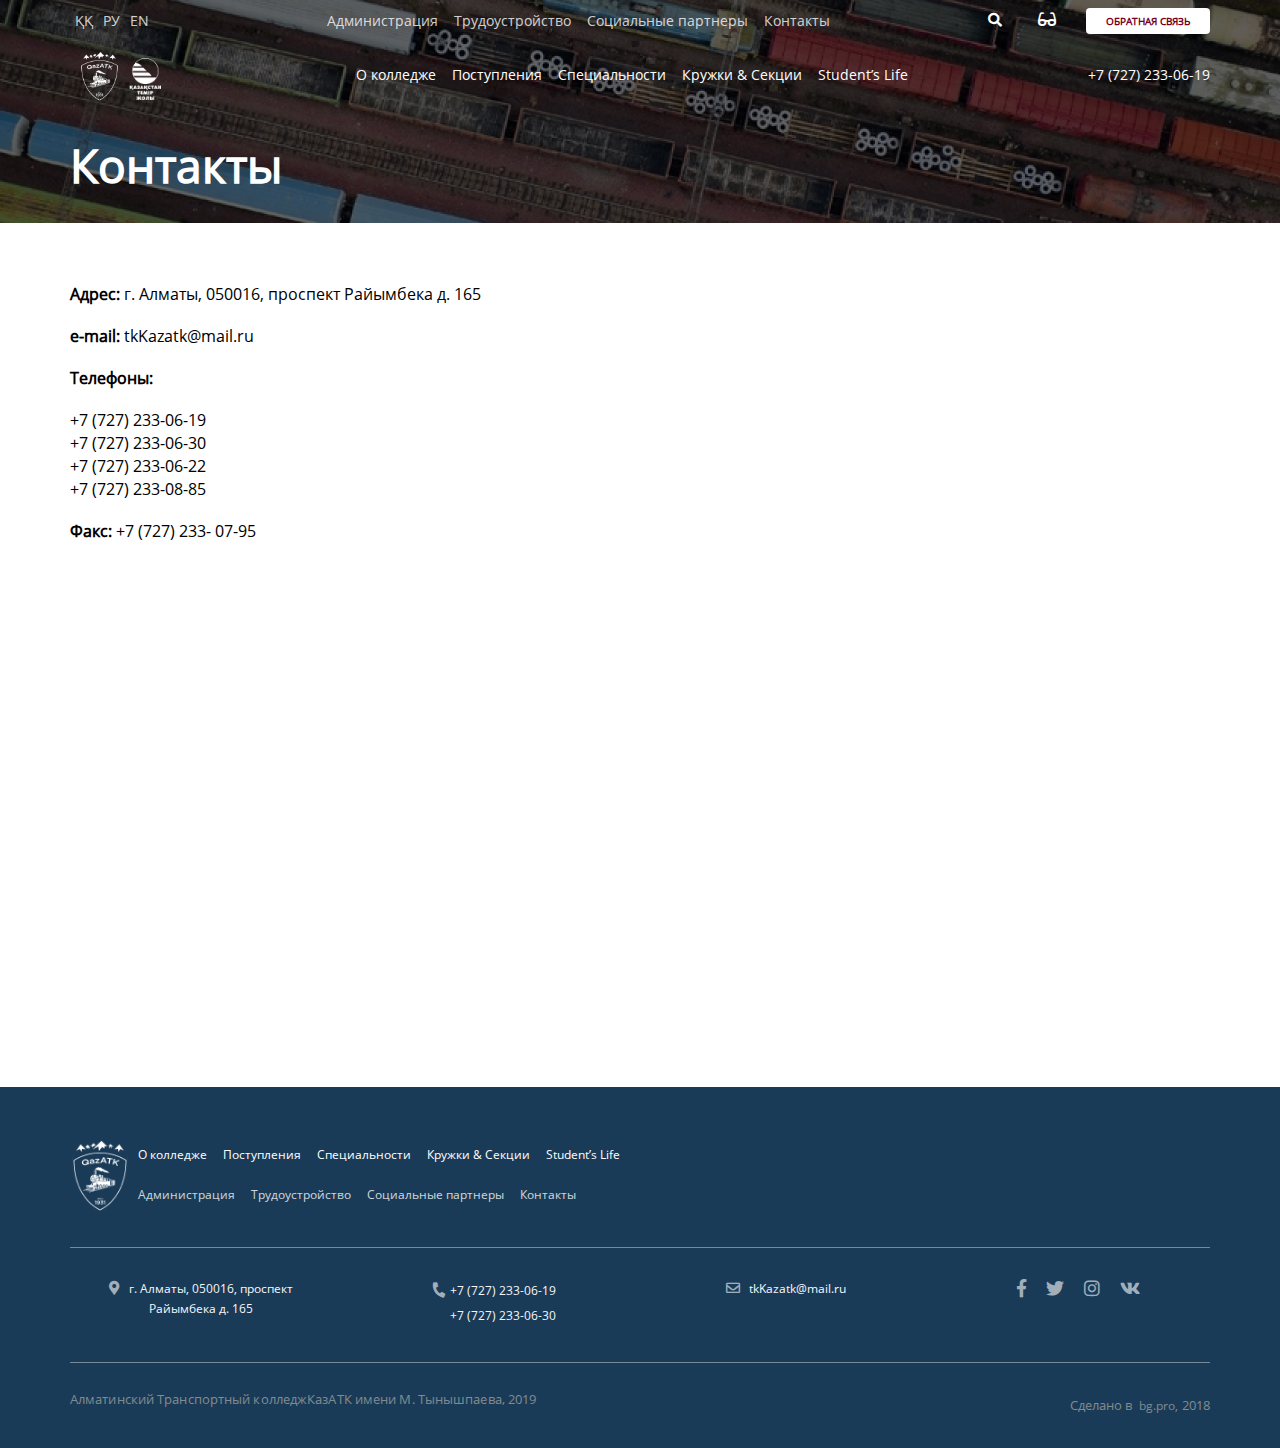
<file: contacts.html>
<!DOCTYPE html>
<html lang="en">
<head>
    <!-- Global site tag (gtag.js) - Google Analytics -->
    <script async src="https://www.googletagmanager.com/gtag/js?id=UA 133462095-1"></script>
    <script> window.dataLayer = window.dataLayer || [];

    function gtag() {
        dataLayer.push(arguments);
    }

    gtag('js', new Date());
    gtag('config', 'UA-133462095-1'); </script>
    <meta charset="UTF-8">
    <meta name="viewport" content="width=device-width"/>
    <title>KazATK</title>
    <link rel="stylesheet" href="css/libs.min.css">
    <link rel="stylesheet" href="css/all.css">
    <link rel="stylesheet" href="css/bvi.min.css">
    <link rel="stylesheet" href="css/main.css">
    <link rel="icon" type="image/png" sizes="32x32" href="img/favicon-32x32.png">
</head>

<body>
<header>
    <div class="container">
        <div class="header-cover-mobile">
            <div class="header-top">
                <ul class="language-list">
                    <li><a href="#">Ққ</a></li>
                    <li><a href="#">РУ</a></li>
                    <li><a href="#">En</a></li>
                </ul>
                <ul class="header-top-menu hidden-xs">
                    <li><a href="#">Администрация</a></li>
                    <li><a href="#">Трудоустройство</a></li>
                    <li><a href="#">Социальные партнеры</a></li>
                    <li><a href="contacts.html">Контакты</a></li>
                </ul>
                <div class="header-btnbox">
                    <button class="btn-plain call-search  hidden-xs"><i class="fas fa-search fa-search-custom"></i></button>
                    <button class="btn-plain bvi-panel-open-menu hidden-xs"><i class="fas fa-glasses"></i></button>
                    <button class="btn-white call-callback">Обратная связь</button>
                </div>

            </div>
            <div class="header-bottom">
                <div class="navbar-header">
                    <button type="button" class="navbar-toggle" data-toggle="collapse" data-target="#myNavbar">
                        <span class="icon-bar"></span>
                        <span class="icon-bar"></span>
                        <span class="icon-bar"></span>
                    </button>
                    <a href="index.html" class="navbar-brand">
                        <img src="img/logo/kazatwhite-last.png" alt="" class="logo-main">
                        <img src="img/logo/kaztemirjol.png" alt="" class="logo-temirjol">
                    </a>
                    <div class="btnbox-xs visible-xs">
                        <button class="btn-plain call-search "><i class="fas fa-search fa-search-custom"></i></button>
                        <button class="btn-plain bvi-panel-open-menu"><i class="fas fa-glasses"></i></button>
                    </div>
                </div>
                <div class="collapse navbar-collapse" id="myNavbar">
                    <ul class="nav navbar-nav m-menu">
                        <li><a href="college.html">О колледже</a></li>
                        <li><a href="news.html">Поступления </a></li>
                        <li><a href="help.html">Специальности</a></li>
                        <li><a href="help.html">Кружки & Секции</a></li>
                        <li><a href="search_result.html">Student’s Life</a></li>
                        <li><a href="#" class="hidden-lg hidden-md hidden-sm">Администрация</a></li>
                        <li><a href="#" class="hidden-lg hidden-md hidden-sm">Трудоустройство</a></li>
                        <li><a href="#" class="hidden-lg hidden-md hidden-sm">Социальные партнеры</a></li>
                        <li><a href="contacts.html" class="hidden-lg hidden-md hidden-sm">Контакты</a></li>
                        <li><a href="tel:+7 (727) 233-06-19" class="phone-link visible-xs">+7 (727) 233-06-19</a></li>
                    </ul>
                </div>
                <a href="tel:+7 (727) 233-06-19" class="phone-link hidden-xs">+7 (727) 233-06-19</a>
            </div>
        </div>
    </div>
</header>
<section class="header-box">
    <div class="row">
        <div class="container-fluid">
            <div class="header-box-img">
                <img src="img/main/bg_header.png" alt="">
            </div>
        </div>
    </div>
    <div class="container">
        <div class="header-box-caption">
            <h1>Контакты</h1>
        </div>
    </div>
</section>
<section class="contact-box">
    <div class="container">
        <p>Адрес: <span> г. Алматы, 050016, проспект Райымбека д. 165</span></p>
        <p>e-mail: <span> tkKazatk@mail.ru</span></p>
        <p>Телефоны:</p>
        <ul class="contact-number">
            <li>+7 (727) 233-06-19</li>
            <li>+7 (727) 233-06-30</li>
            <li>+7 (727) 233-06-22</li>
            <li>+7 (727) 233-08-85</li>
        </ul>

        <p> Факс:<span>  +7 (727) 233- 07-95</span></p>

        <div class="map-box">
            <div id="map" style="width: 100%; height: 100%"></div>
        </div>
    </div>
</section>
<div class="overlay"></div>
<div class="search-popup">
    <form action="#" class="search-form" method="post">
        <input type="text" placeholder="Поиск...">
        <button class="btn-blue" type="submit">Поиск</button>
    </form>
</div>
<div class="callback">
    <h3>Введите ваш номер</h3>
    <form action="#" class="callback-form" method="post">
        <input type="text" placeholder="Ваше имя">
        <input type="text" placeholder="Ваше номер">
        <textarea name="" id="" cols="30" rows="10" placeholder="Ваш вопрос"></textarea>
        <button class="btn-blue" type="submit">Отправить</button>
        <button class="btn-cancel close-callback">Отмена</button>
    </form>
</div>
<footer class="bg-dark">
    <div class="container">
        <div class="footer-top">
            <a href="index.html" class="footer-logo">
                <img src="img/logo/logo-big.png" alt="">
            </a>
            <div class="footer-top-list">
                <ul class="m-menu">
                    <li><a href="index.html">О колледже</a></li>
                    <li><a href="news.html">Поступления </a></li>
                    <li><a href="help.html">Специальности</a></li>
                    <li><a href="help.html">Кружки & Секции</a></li>
                    <li><a href="help.html">Student’s Life</a></li>
                </ul>
                <ul class="header-top-menu">
                    <li><a href="#">Администрация</a></li>
                    <li><a href="#">Трудоустройство</a></li>
                    <li><a href="#">Социальные партнеры</a></li>
                    <li><a href="#">Контакты </a></li>
                </ul>
            </div>
        </div>
        <div class="footer-middle">
            <div class="row">
                <div class="col-md-3 col-sm-3">
                    <i class="fas fa-map-marker-alt"></i>
                    <span>г. Алматы, 050016, проспект <br>Райымбека д. 165</span>
                </div>
                <div class="col-md-3 col-sm-3">
                    <div class="footer-phone">
                        <i class="fas fa-phone"></i>
                        <div class="footer-phone-links">
                            <a href="tel:+7 (727) 233-06-19">+7 (727) 233-06-19</a><br>
                            <a href="tel:+7 (727) 233-06-30 ">+7 (727) 233-06-30</a>
                        </div>
                    </div>
                </div>
                <div class="col-md-3 col-sm-3">
                    <i class="far fa-envelope"></i>
                    <span>tkKazatk@mail.ru</span>
                </div>
                <div class="col-md-3 col-sm-3">
                    <ul class="footer-social">
                        <li><a href="#"><i class="fab fa-facebook-f"></i></a></li>
                        <li><a href="#"><i class="fab fa-twitter"></i></a></li>
                        <li><a href="#"><i class="fab fa-instagram"></i></a></li>
                        <li><a href="#"><i class="fab fa-vk"></i></a></li>
                    </ul>
                </div>
            </div>
        </div>
        <div class="footer-bottom">
            <p>Алматинский Транспортный колледжКазАТК имени М. Тынышпаева, 2019</p>
            <p class="bg-box">Сделано в  <a href="https://bgpro.kz/" target="_blank">bg.pro,</a> 2018</p>
        </div>
    </div>
</footer>
<script src="js/libs.min.js"></script>
<script src="https://api-maps.yandex.ru/2.1/?apikey=<ваш API-ключ>&lang=ru_RU" type="text/javascript"></script>
<script type="text/javascript">
    // Функция ymaps.ready() будет вызвана, когда
    // загрузятся все компоненты API, а также когда будет готово DOM-дерево.
    ymaps.ready(init);

    function init() {
        // Создание карты.
        var myMap = new ymaps.Map("map", {
            // Координаты центра карты.
            // Порядок по умолчанию: «широта, долгота».
            // Чтобы не определять координаты центра карты вручную,
            // воспользуйтесь инструментом Определение координат.
            center: [43.270112, 76.935233],
            controls: ['zoomControl', 'geolocationControl'],
            // Уровень масштабирования. Допустимые значения:
            // от 0 (весь мир) до 19.
            zoom: 15
        });
        // Создаем геообъект с типом геометрии "Точка".
        myGeoObject = new ymaps.GeoObject({
            // Описание геометрии.
            geometry: {
                type: "Point",
                coordinates: [55.8, 37.8]
            },
            // Свойства.
            properties: {
                // Контент метки.
                iconContent: 'Я тащусь',
                hintContent: 'Ну давай уже тащи'
            }
        }, {
            // Опции.
            // Иконка метки будет растягиваться под размер ее содержимого.
            preset: 'islands#blackStretchyIcon',
            // Метку можно перемещать.
            draggable: true
        }),
            myPieChart = new ymaps.Placemark([
                55.847, 37.6
            ], {
                // Данные для построения диаграммы.
                data: [
                    {weight: 8, color: '#0E4779'},
                    {weight: 6, color: '#1E98FF'},
                    {weight: 4, color: '#82CDFF'}
                ],
                iconCaption: "Диаграмма"
            }, {
                // Зададим произвольный макет метки.
                iconLayout: 'default#pieChart',
                // Радиус диаграммы в пикселях.
                iconPieChartRadius: 30,
                // Радиус центральной части макета.
                iconPieChartCoreRadius: 10,
                // Стиль заливки центральной части.
                iconPieChartCoreFillStyle: '#ffffff',
                // Cтиль линий-разделителей секторов и внешней обводки диаграммы.
                iconPieChartStrokeStyle: '#ffffff',
                // Ширина линий-разделителей секторов и внешней обводки диаграммы.
                iconPieChartStrokeWidth: 3,
                // Максимальная ширина подписи метки.
                iconPieChartCaptionMaxWidth: 200
            });
        myMap.geoObjects
            .add(myGeoObject)
            .add(myPieChart)
            .add(new ymaps.Placemark([43.270112, 76.935233], {
                balloonContent: 'цвет <strong>носика Гены</strong>',
                iconCaption: 'проспект Райымбека д. 165'
            }, {
                preset: 'islands#greenDotIconWithCaption'
            }));


    }
</script>
<script src="js/responsivevoice.min.js"></script>
<script src="js/bvi-init-panel.min.js"></script>
<script src="js/bvi.min.js"></script>
<script src="js/js.cookie.min.js"></script>
<script src="js/common.js"></script>
</body>
</html>
</file>
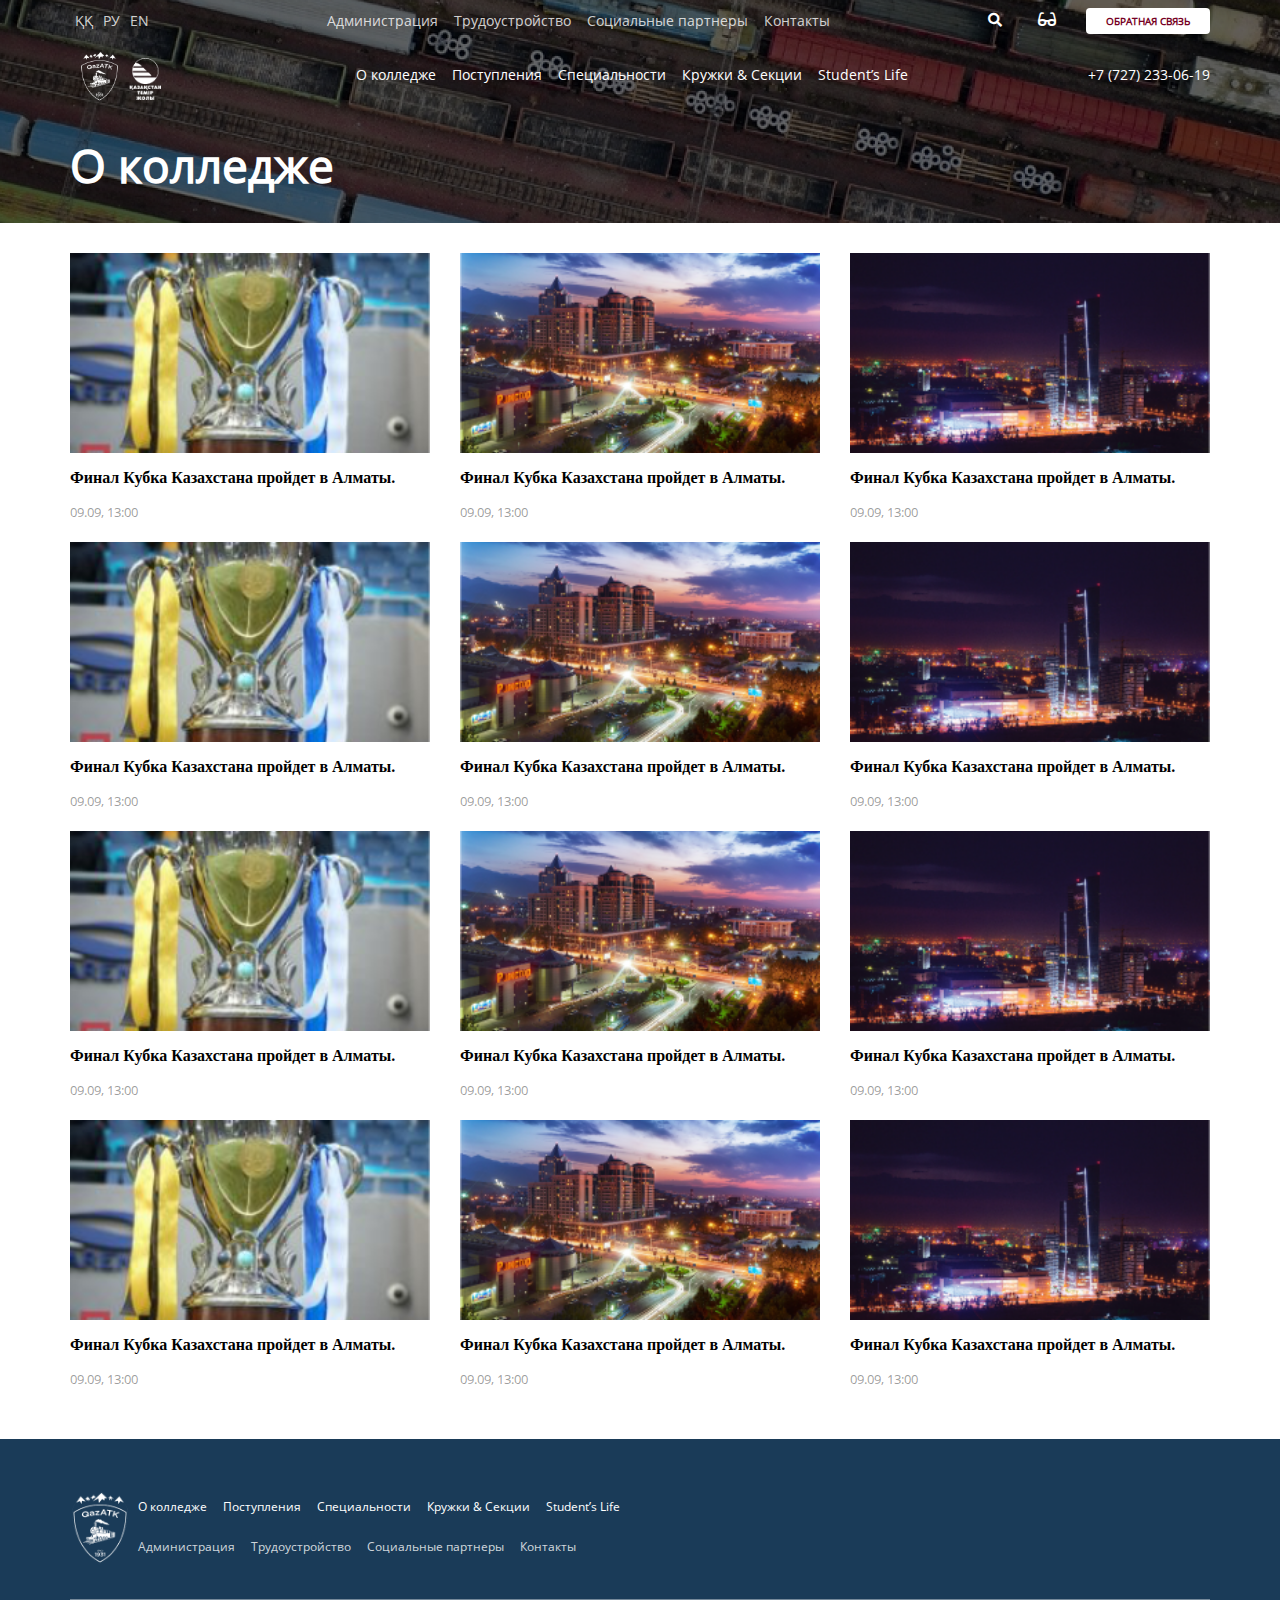
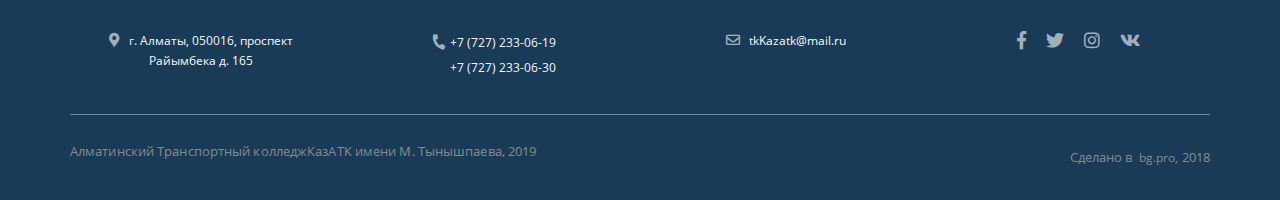
<file: news.html>
<!DOCTYPE html>
<html lang="en">
<head>
    <meta charset="UTF-8">
    <meta name="viewport" content="width=device-width"/>
    <title>KazATK news</title>
    <link rel="stylesheet" href="css/libs.min.css">
    <link rel="stylesheet" href="css/all.css">
    <link rel="stylesheet" href="css/bvi.min.css">
    <link rel="stylesheet" href="css/main.css">
    <link rel="icon" type="image/png" sizes="32x32" href="img/favicon-32x32.png">
</head>

<body>
<header>
    <div class="container">
        <div class="header-cover-mobile">
            <div class="header-top">
                <ul class="language-list">
                    <li><a href="#">Ққ</a></li>
                    <li><a href="#">РУ</a></li>
                    <li><a href="#">En</a></li>
                </ul>
                <ul class="header-top-menu hidden-xs">
                    <li><a href="#">Администрация</a></li>
                    <li><a href="#">Трудоустройство</a></li>
                    <li><a href="#">Социальные партнеры</a></li>
                    <li><a href="contacts.html">Контакты</a></li>
                </ul>
                <div class="header-btnbox">
                    <button class="btn-plain call-search  hidden-xs"><i class="fas fa-search fa-search-custom"></i></button>
                    <button class="btn-plain bvi-panel-open-menu hidden-xs"><i class="fas fa-glasses"></i></button>
                    <button class="btn-white call-callback">Обратная связь</button>
                </div>

            </div>
            <div class="header-bottom">
                <div class="navbar-header">
                    <button type="button" class="navbar-toggle" data-toggle="collapse" data-target="#myNavbar">
                        <span class="icon-bar"></span>
                        <span class="icon-bar"></span>
                        <span class="icon-bar"></span>
                    </button>
                    <a href="index.html" class="navbar-brand">
                        <img src="img/logo/kazatwhite-last.png" alt="" class="logo-main">
                        <img src="img/logo/kaztemirjol.png" alt="" class="logo-temirjol">
                    </a>
                    <div class="btnbox-xs visible-xs">
                        <button class="btn-plain call-search "><i class="fas fa-search fa-search-custom"></i></button>
                        <button class="btn-plain bvi-panel-open-menu"><i class="fas fa-glasses"></i></button>
                    </div>
                </div>
                <div class="collapse navbar-collapse" id="myNavbar">
                    <ul class="nav navbar-nav m-menu">
                        <li><a href="college.html">О колледже</a></li>
                        <li><a href="news.html">Поступления </a></li>
                        <li><a href="help.html">Специальности</a></li>
                        <li><a href="help.html">Кружки & Секции</a></li>
                        <li><a href="help.html">Student’s Life</a></li>
                        <li><a href="#" class="hidden-lg hidden-md hidden-sm">Администрация</a></li>
                        <li><a href="#" class="hidden-lg hidden-md hidden-sm">Трудоустройство</a></li>
                        <li><a href="#" class="hidden-lg hidden-md hidden-sm">Социальные партнеры</a></li>
                        <li><a href="contacts.html" class="hidden-lg hidden-md hidden-sm">Контакты</a></li>
                        <li><a href="tel:+7 (727) 233-06-19" class="phone-link visible-xs">+7 (727) 233-06-19</a></li>
                    </ul>
                </div>
                <a href="tel:+7 (727) 233-06-19" class="phone-link hidden-xs">+7 (727) 233-06-19</a>
            </div>
        </div>
    </div>
</header>
<section class="header-box">
    <div class="row">
        <div class="container-fluid">
            <div class="header-box-img">
                <img src="img/main/bg_header.png" alt="">
            </div>
        </div>
    </div>
    <div class="container">
        <div class="header-box-caption">
            <h1>О колледже</h1>
        </div>
    </div>
</section>
<section class="category-box">
    <div class="container">
        <div class="row">
            <div class="col-md-4 col-sm-4">
                <a href="single_news.html">
                    <div class="news-item-sm">
                        <div class="news-item-img">
                            <img src="img/main/news1.png" alt="">
                        </div>
                        <div class="news-item-caption">
                            <h2>Финал Кубка Казахстана пройдет в Алматы.</h2>
                            <span class="detalis-time">09.09, 13:00</span>
                        </div>
                    </div>
                </a>
            </div>
            <div class="col-md-4 col-sm-4">
                <a href="event.html">
                    <div class="news-item-sm">
                        <div class="news-item-img">
                            <img src="img/main/news2.png" alt="">
                        </div>
                        <div class="news-item-caption">
                            <h2>Финал Кубка Казахстана пройдет в Алматы.</h2>
                            <span class="detalis-time">09.09, 13:00</span>
                        </div>
                    </div>
                </a>
            </div>
            <div class="col-md-4 col-sm-4">
                <a href="event.html">
                    <div class="news-item-sm">
                        <div class="news-item-img">
                            <img src="img/main/news3.png" alt="">
                        </div>
                        <div class="news-item-caption">
                            <h2>Финал Кубка Казахстана пройдет в Алматы.</h2>
                            <span class="detalis-time">09.09, 13:00</span>
                        </div>
                    </div>
                </a>
            </div>
            <div class="col-md-4 col-sm-4">
                <a href="event.html">
                    <div class="news-item-sm">
                        <div class="news-item-img">
                            <img src="img/main/news1.png" alt="">
                        </div>
                        <div class="news-item-caption">
                            <h2>Финал Кубка Казахстана пройдет в Алматы.</h2>
                            <span class="detalis-time">09.09, 13:00</span>
                        </div>
                    </div>
                </a>
            </div>
            <div class="col-md-4 col-sm-4">
                <a href="event.html">
                    <div class="news-item-sm">
                        <div class="news-item-img">
                            <img src="img/main/news2.png" alt="">
                        </div>
                        <div class="news-item-caption">
                            <h2>Финал Кубка Казахстана пройдет в Алматы.</h2>
                            <span class="detalis-time">09.09, 13:00</span>
                        </div>
                    </div>
                </a>
            </div>
            <div class="col-md-4 col-sm-4">
                <a href="event.html">
                    <div class="news-item-sm">
                        <div class="news-item-img">
                            <img src="img/main/news3.png" alt="">
                        </div>
                        <div class="news-item-caption">
                            <h2>Финал Кубка Казахстана пройдет в Алматы.</h2>
                            <span class="detalis-time">09.09, 13:00</span>
                        </div>
                    </div>
                </a>
            </div>
            <div class="col-md-4 col-sm-4">
                <a href="event.html">
                    <div class="news-item-sm">
                        <div class="news-item-img">
                            <img src="img/main/news1.png" alt="">
                        </div>
                        <div class="news-item-caption">
                            <h2>Финал Кубка Казахстана пройдет в Алматы.</h2>
                            <span class="detalis-time">09.09, 13:00</span>
                        </div>
                    </div>
                </a>
            </div>
            <div class="col-md-4 col-sm-4">
                <a href="event.html">
                    <div class="news-item-sm">
                        <div class="news-item-img">
                            <img src="img/main/news2.png" alt="">
                        </div>
                        <div class="news-item-caption">
                            <h2>Финал Кубка Казахстана пройдет в Алматы.</h2>
                            <span class="detalis-time">09.09, 13:00</span>
                        </div>
                    </div>
                </a>
            </div>
            <div class="col-md-4 col-sm-4">
                <a href="event.html">
                    <div class="news-item-sm">
                        <div class="news-item-img">
                            <img src="img/main/news3.png" alt="">
                        </div>
                        <div class="news-item-caption">
                            <h2>Финал Кубка Казахстана пройдет в Алматы.</h2>
                            <span class="detalis-time">09.09, 13:00</span>
                        </div>
                    </div>
                </a>
            </div>
            <div class="col-md-4 col-sm-4">
                <a href="event.html">
                    <div class="news-item-sm">
                        <div class="news-item-img">
                            <img src="img/main/news1.png" alt="">
                        </div>
                        <div class="news-item-caption">
                            <h2>Финал Кубка Казахстана пройдет в Алматы.</h2>
                            <span class="detalis-time">09.09, 13:00</span>
                        </div>
                    </div>
                </a>
            </div>
            <div class="col-md-4 col-sm-4">
                <a href="event.html">
                    <div class="news-item-sm">
                        <div class="news-item-img">
                            <img src="img/main/news2.png" alt="">
                        </div>
                        <div class="news-item-caption">
                            <h2>Финал Кубка Казахстана пройдет в Алматы.</h2>
                            <span class="detalis-time">09.09, 13:00</span>
                        </div>
                    </div>
                </a>
            </div>
            <div class="col-md-4 col-sm-4">
                <a href="event.html">
                    <div class="news-item-sm">
                        <div class="news-item-img">
                            <img src="img/main/news3.png" alt="">
                        </div>
                        <div class="news-item-caption">
                            <h2>Финал Кубка Казахстана пройдет в Алматы.</h2>
                            <span class="detalis-time">09.09, 13:00</span>
                        </div>
                    </div>
                </a>
            </div>
        </div>
    </div>

</section>
<div class="overlay"></div>
<div class="search-popup">
    <form action="#" class="search-form" method="post">
        <input type="text" placeholder="Поиск...">
        <button class="btn-blue" type="submit">Поиск</button>
    </form>
</div>
<div class="callback">
    <h3>Введите ваш номер</h3>
    <form action="#" class="callback-form" method="post">
        <input type="text" placeholder="Ваше имя">
        <input type="text" placeholder="Ваше номер">
        <textarea name="" id="" cols="30" rows="10" placeholder="Ваш вопрос"></textarea>
        <button class="btn-blue" type="submit">Отправить</button>
        <button class="btn-cancel close-callback">Отмена</button>
    </form>
</div>
<footer class="bg-dark">
    <div class="container">
        <div class="footer-top">
            <a href="index.html" class="footer-logo">
                <img src="img/logo/logo-big.png" alt="">
            </a>
            <div class="footer-top-list">
                <ul class="m-menu">
                    <li><a href="index.html">О колледже</a></li>
                    <li><a href="news.html">Поступления </a></li>
                    <li><a href="help.html">Специальности</a></li>
                    <li><a href="help.html">Кружки & Секции</a></li>
                    <li><a href="help.html">Student’s Life</a></li>
                </ul>
                <ul class="header-top-menu">
                    <li><a href="#">Администрация</a></li>
                    <li><a href="#">Трудоустройство</a></li>
                    <li><a href="#">Социальные партнеры</a></li>
                    <li><a href="#">Контакты </a></li>
                </ul>
            </div>
        </div>
        <div class="footer-middle">
            <div class="row">
                <div class="col-md-3 col-sm-3">
                    <i class="fas fa-map-marker-alt"></i>
                    <span>г. Алматы, 050016, проспект <br>Райымбека д. 165</span>
                </div>
                <div class="col-md-3 col-sm-3">
                    <div class="footer-phone">
                        <i class="fas fa-phone"></i>
                        <div class="footer-phone-links">
                            <a href="tel:+7 (727) 233-06-19">+7 (727) 233-06-19</a><br>
                            <a href="tel:+7 (727) 233-06-30 ">+7 (727) 233-06-30</a>
                        </div>
                    </div>
                </div>
                <div class="col-md-3 col-sm-3">
                    <i class="far fa-envelope"></i>
                    <span>tkKazatk@mail.ru</span>
                </div>
                <div class="col-md-3 col-sm-3">
                    <ul class="footer-social">
                        <li><a href="#"><i class="fab fa-facebook-f"></i></a></li>
                        <li><a href="#"><i class="fab fa-twitter"></i></a></li>
                        <li><a href="#"><i class="fab fa-instagram"></i></a></li>
                        <li><a href="#"><i class="fab fa-vk"></i></a></li>
                    </ul>
                </div>
            </div>
        </div>
        <div class="footer-bottom">
            <p>Алматинский Транспортный колледжКазАТК имени М. Тынышпаева, 2019</p>
            <p class="bg-box">Сделано в  <a href="https://bgpro.kz/" target="_blank">bg.pro,</a> 2018</p>
        </div>
    </div>
</footer>
<script src="js/libs.min.js"></script>
<script src="js/responsivevoice.min.js"></script>
<script src="js/bvi-init-panel.min.js"></script>
<script src="js/bvi.min.js"></script>
<script src="js/js.cookie.min.js"></script>
<script src="js/common.js"></script>
</body>
</html>
</file>
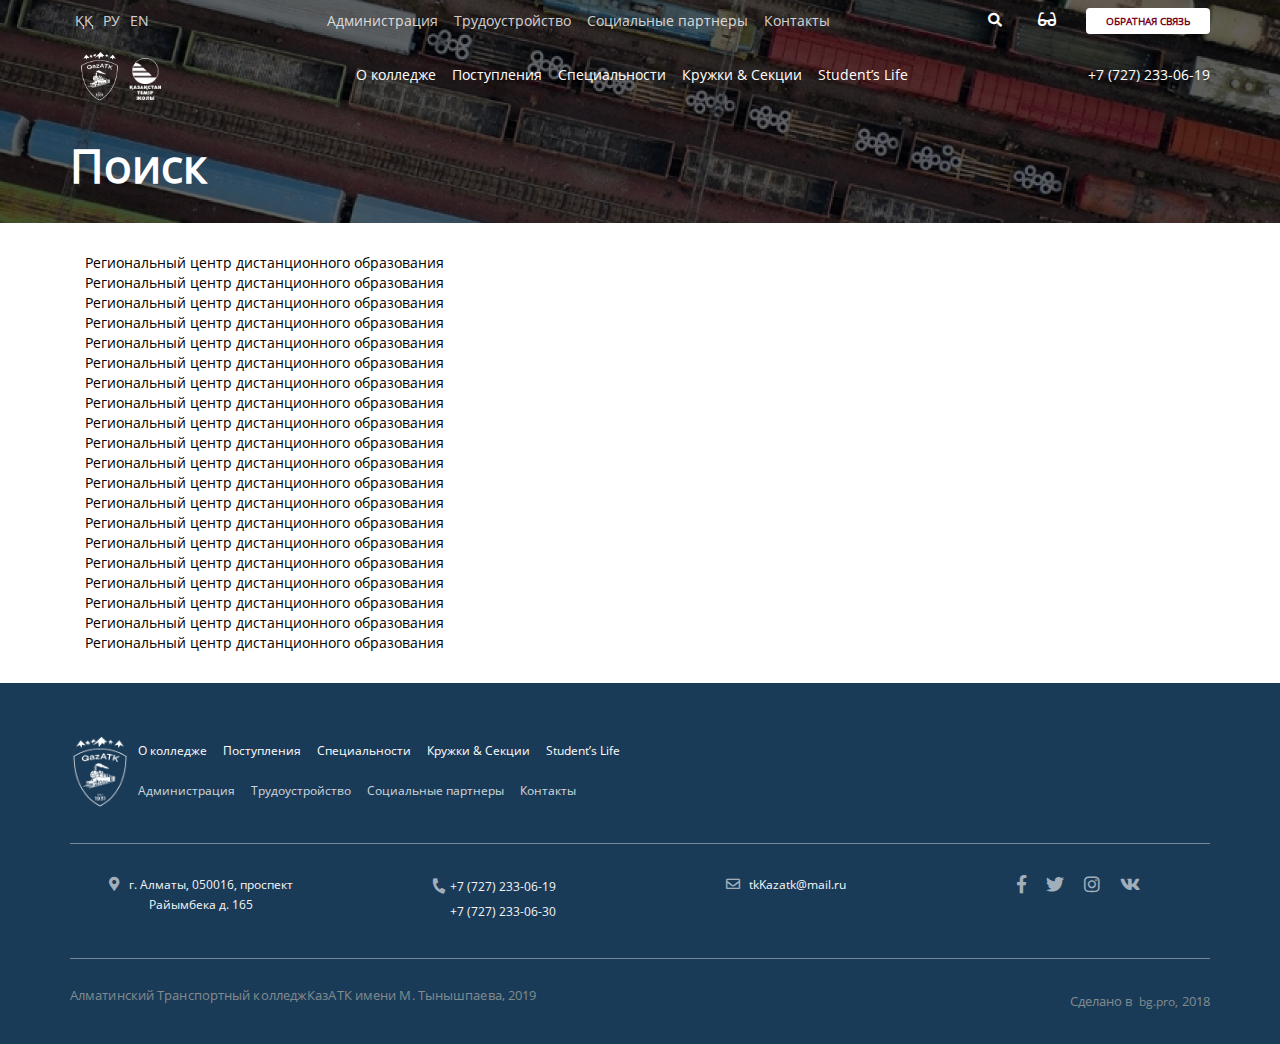
<file: search_result.html>
<!DOCTYPE html>
<html lang="en">
<head>
    <meta charset="UTF-8">
    <meta name="viewport" content="width=device-width"/>
    <title>KazATK news</title>
    <link rel="stylesheet" href="css/libs.min.css">
    <link rel="stylesheet" href="css/all.css">
    <link rel="stylesheet" href="css/bvi.min.css">
    <link rel="stylesheet" href="css/main.css">
    <link rel="icon" type="image/png" sizes="32x32" href="img/favicon-32x32.png">
</head>

<body>
<header>
    <div class="container">
        <div class="header-cover-mobile">
            <div class="header-top">
                <ul class="language-list">
                    <li><a href="#">Ққ</a></li>
                    <li><a href="#">РУ</a></li>
                    <li><a href="#">En</a></li>
                </ul>
                <ul class="header-top-menu hidden-xs">
                    <li><a href="#">Администрация</a></li>
                    <li><a href="#">Трудоустройство</a></li>
                    <li><a href="#">Социальные партнеры</a></li>
                    <li><a href="contacts.html">Контакты</a></li>
                </ul>
                <div class="header-btnbox">
                    <button class="btn-plain call-search  hidden-xs"><i class="fas fa-search fa-search-custom"></i></button>
                    <button class="btn-plain bvi-panel-open-menu hidden-xs"><i class="fas fa-glasses"></i></button>
                    <button class="btn-white call-callback">Обратная связь</button>
                </div>

            </div>
            <div class="header-bottom">
                <div class="navbar-header">
                    <button type="button" class="navbar-toggle" data-toggle="collapse" data-target="#myNavbar">
                        <span class="icon-bar"></span>
                        <span class="icon-bar"></span>
                        <span class="icon-bar"></span>
                    </button>
                    <a href="index.html" class="navbar-brand">
                         <img src="img/logo/kazatwhite-last.png" alt="" class="logo-main">
                        <img src="img/logo/kaztemirjol.png" alt="" class="logo-temirjol">
                    </a>
                    <div class="btnbox-xs visible-xs">
                        <button class="btn-plain call-search "><i class="fas fa-search fa-search-custom"></i></button>
                        <button class="btn-plain bvi-panel-open-menu"><i class="fas fa-glasses"></i></button>
                    </div>
                </div>
                <div class="collapse navbar-collapse" id="myNavbar">
                    <ul class="nav navbar-nav m-menu">
                        <li><a href="college.html">О колледже</a></li>
                        <li><a href="news.html">Поступления </a></li>
                        <li><a href="help.html">Специальности</a></li>
                        <li><a href="help.html">Кружки & Секции</a></li>
                        <li><a href="help.html">Student’s Life</a></li>
                        <li><a href="#" class="hidden-lg hidden-md hidden-sm">Администрация</a></li>
                        <li><a href="#" class="hidden-lg hidden-md hidden-sm">Трудоустройство</a></li>
                        <li><a href="#" class="hidden-lg hidden-md hidden-sm">Социальные партнеры</a></li>
                        <li><a href="contacts.html" class="hidden-lg hidden-md hidden-sm">Контакты</a></li>
                        <li><a href="tel:+7 (727) 233-06-19" class="phone-link visible-xs">+7 (727) 233-06-19</a></li>
                    </ul>
                </div>
                <a href="tel:+7 (727) 233-06-19" class="phone-link hidden-xs">+7 (727) 233-06-19</a>
            </div>
        </div>
    </div>
</header>
<section class="header-box">
    <div class="row">
        <div class="container-fluid">
            <div class="header-box-img">
                <img src="img/main/bg_header.png" alt="">
            </div>
        </div>
    </div>
    <div class="container">
        <div class="header-box-caption">
            <h1>Поиск</h1>
        </div>
    </div>
</section>
<section class="category-box">
    <div class="container">
        <div class="col-md-9 col-sm-9">
            <ul class="search-result-list">
                <li><a href="#">Региональный центр дистанционного образования</a></li>
                <li><a href="#">Региональный центр дистанционного образования</a></li>
                <li><a href="#">Региональный центр дистанционного образования</a></li>
                <li><a href="#">Региональный центр дистанционного образования</a></li>
                <li><a href="#">Региональный центр дистанционного образования</a></li>
                <li><a href="#">Региональный центр дистанционного образования</a></li>
                <li><a href="#">Региональный центр дистанционного образования</a></li>
                <li><a href="#">Региональный центр дистанционного образования</a></li>
                <li><a href="#">Региональный центр дистанционного образования</a></li>
                <li><a href="#">Региональный центр дистанционного образования</a></li>
                <li><a href="#">Региональный центр дистанционного образования</a></li>
                <li><a href="#">Региональный центр дистанционного образования</a></li>
                <li><a href="#">Региональный центр дистанционного образования</a></li>
                <li><a href="#">Региональный центр дистанционного образования</a></li>
                <li><a href="#">Региональный центр дистанционного образования</a></li>
                <li><a href="#">Региональный центр дистанционного образования</a></li>
                <li><a href="#">Региональный центр дистанционного образования</a></li>
                <li><a href="#">Региональный центр дистанционного образования</a></li>
                <li><a href="#">Региональный центр дистанционного образования</a></li>
                <li><a href="#">Региональный центр дистанционного образования</a></li>
            </ul>
        </div>
    </div>

</section>
<div class="overlay"></div>
<div class="search-popup">
    <form action="#" class="search-form" method="post">
        <input type="text" placeholder="Поиск...">
        <button class="btn-blue" type="submit">Поиск</button>
    </form>
</div>
<div class="callback">
    <h3>Введите ваш номер</h3>
    <form action="#" class="callback-form" method="post">
        <input type="text" placeholder="Ваше имя">
        <input type="text" placeholder="Ваше номер">
        <textarea name="" id="" cols="30" rows="10" placeholder="Ваш вопрос"></textarea>
        <button class="btn-blue" type="submit">Отправить</button>
        <button class="btn-cancel close-callback">Отмена</button>
    </form>
</div>
<footer class="bg-dark">
    <div class="container">
        <div class="footer-top">
            <a href="index.html" class="footer-logo">
                <img src="img/logo/logo-big.png" alt="">
            </a>
            <div class="footer-top-list">
                <ul class="m-menu">
                    <li><a href="index.html">О колледже</a></li>
                    <li><a href="news.html">Поступления </a></li>
                    <li><a href="help.html">Специальности</a></li>
                    <li><a href="help.html">Кружки & Секции</a></li>
                    <li><a href="help.html">Student’s Life</a></li>
                </ul>
                <ul class="header-top-menu">
                    <li><a href="#">Администрация</a></li>
                    <li><a href="#">Трудоустройство</a></li>
                    <li><a href="#">Социальные партнеры</a></li>
                    <li><a href="#">Контакты </a></li>
                </ul>
            </div>
        </div>
        <div class="footer-middle">
            <div class="row">
                <div class="col-md-3 col-sm-3">
                    <i class="fas fa-map-marker-alt"></i>
                    <span>г. Алматы, 050016, проспект <br>Райымбека д. 165</span>
                </div>
                <div class="col-md-3 col-sm-3">
                    <div class="footer-phone">
                        <i class="fas fa-phone"></i>
                        <div class="footer-phone-links">
                            <a href="tel:+7 (727) 233-06-19">+7 (727) 233-06-19</a><br>
                            <a href="tel:+7 (727) 233-06-30 ">+7 (727) 233-06-30</a>
                        </div>
                    </div>
                </div>
                <div class="col-md-3 col-sm-3">
                    <i class="far fa-envelope"></i>
                    <span>tkKazatk@mail.ru</span>
                </div>
                <div class="col-md-3 col-sm-3">
                    <ul class="footer-social">
                        <li><a href="#"><i class="fab fa-facebook-f"></i></a></li>
                        <li><a href="#"><i class="fab fa-twitter"></i></a></li>
                        <li><a href="#"><i class="fab fa-instagram"></i></a></li>
                        <li><a href="#"><i class="fab fa-vk"></i></a></li>
                    </ul>
                </div>
            </div>
        </div>
        <div class="footer-bottom">
            <p>Алматинский Транспортный колледжКазАТК имени М. Тынышпаева, 2019</p>
            <p class="bg-box">Сделано в  <a href="https://bgpro.kz/" target="_blank">bg.pro,</a> 2018</p>
        </div>
    </div>
</footer>
<script src="js/libs.min.js"></script>
<script src="js/responsivevoice.min.js"></script>
<script src="js/bvi-init-panel.min.js"></script>
<script src="js/bvi.min.js"></script>
<script src="js/js.cookie.min.js"></script>
<script src="js/common.js"></script>
</body>
</html>
</file>
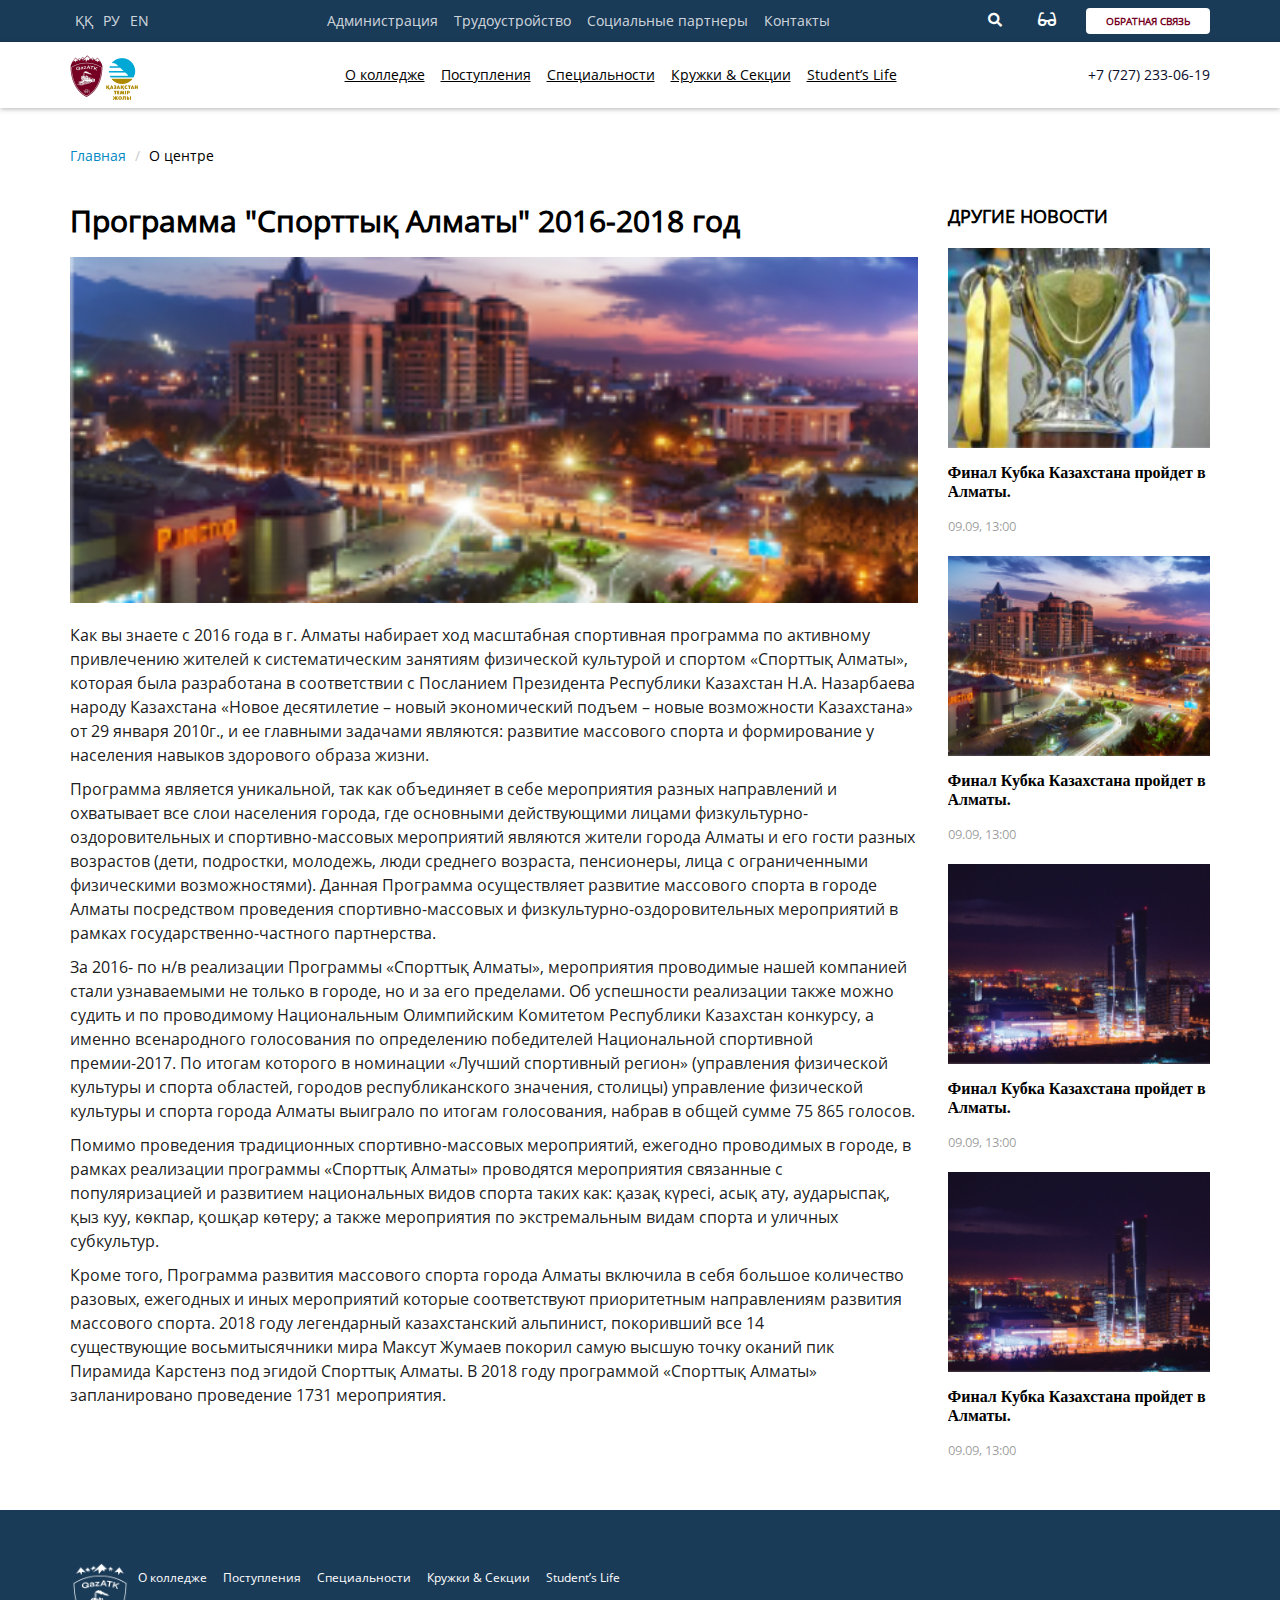
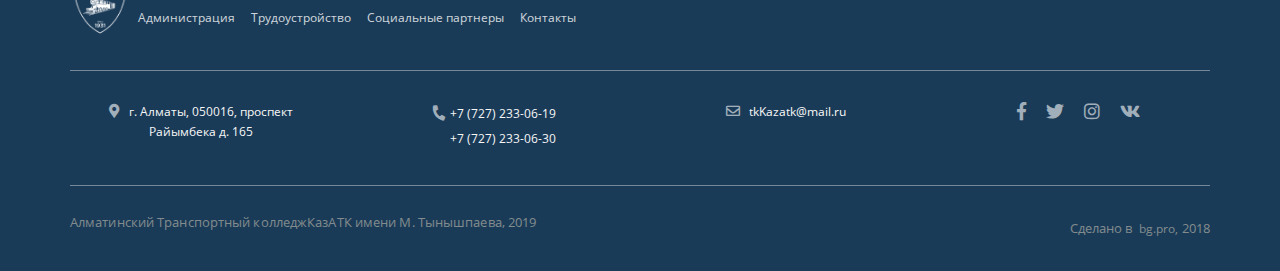
<file: single_news.html>
<!DOCTYPE html>
<html lang="en">
<head>
    <meta charset="UTF-8">
    <meta name="viewport" content="width=device-width"/>
    <title>KazATK news</title>
    <link rel="stylesheet" href="css/libs.min.css">
    <link rel="stylesheet" href="css/all.css">
    <link rel="stylesheet" href="css/bvi.min.css">
    <link rel="stylesheet" href="css/main.css">
    <link rel="icon" type="image/png" sizes="32x32" href="img/favicon-32x32.png">
</head>

<body>
<header class="single-header">
    <div class="container-fluid bg-dark">
        <div class="container">
            <div class="header-top">
                <ul class="language-list">
                    <li><a href="#">Ққ</a></li>
                    <li><a href="#">РУ</a></li>
                    <li><a href="#">En</a></li>
                </ul>
                <ul class="header-top-menu hidden-xs">
                    <li><a href="#">Администрация</a></li>
                    <li><a href="#">Трудоустройство</a></li>
                    <li><a href="#">Социальные партнеры</a></li>
                    <li><a href="#">Контакты </a></li>
                </ul>
                <div class="header-btnbox">
                    <button class="btn-plain call-search  hidden-xs"><i class="fas fa-search fa-search-custom"></i></button>
                    <button class="btn-plain bvi-panel-open-menu hidden-xs"><i class="fas fa-glasses"></i></button>
                    <button class="btn-white call-callback">Обратная связь</button>
                </div>
            </div>
        </div>
    </div>
    <div class="container-fluid bg-shadow">
        <div class="container">
            <div class="header-bottom">
                <div class="navbar-header">
                    <button type="button" class="navbar-toggle" data-toggle="collapse" data-target="#myNavbar">
                        <span class="icon-bar"></span>
                        <span class="icon-bar"></span>
                        <span class="icon-bar"></span>
                    </button>
                    <a href="index.html" class="navbar-brand">
                        <img src="img/logo/kazatk_logo.png" alt="" class="logo-color">
                        <img src="img/logo/temirjol.png" alt="" class="logo-temirjol">
                    </a>
                    <div class="btnbox-xs visible-xs">
                        <button class="btn-plain call-search "><i class="fas fa-search fa-search-custom"></i></button>
                        <button class="btn-plain bvi-panel-open-menu"><i class="fas fa-glasses"></i></button>
                    </div>
                </div>
                <div class="collapse navbar-collapse" id="myNavbar">
                    <ul class="nav navbar-nav m-menu">
                        <li><a href="college.html">О колледже</a></li>
                        <li><a href="news.html">Поступления </a></li>
                        <li><a href="help.html">Специальности</a></li>
                        <li><a href="help.html">Кружки & Секции</a></li>
                        <li><a href="help.html">Student’s Life</a></li>
                        <li><a href="#" class="hidden-lg hidden-md hidden-sm">Администрация</a></li>
                        <li><a href="#" class="hidden-lg hidden-md hidden-sm">Трудоустройство</a></li>
                        <li><a href="#" class="hidden-lg hidden-md hidden-sm">Социальные партнеры</a></li>
                        <li><a href="contacts.html" class="hidden-lg hidden-md hidden-sm">Контакты</a></li>
                        <li><a href="tel:+7 (727) 233-06-19" class="phone-link visible-xs">+7 (727) 233-06-19</a></li>
                    </ul>
                </div>
                <a href="tel:+7 (727) 233-06-19" class="phone-link hidden-xs">+7 (727) 233-06-19</a>
            </div>
        </div>
    </div>
</header>
<section class="single-news">
    <div class="container">
        <div class="row">
            <div class="single-news-top">
                <ul class="breadcrumb">
                    <li><a href="index.html">Главная</a></li>
                    <li class="active">О центре</li>
                </ul>

            </div>
            <div class="col-md-9 col-sm-8 content">
                <h1 class="block-title">Программа "Спорттық Алматы" 2016-2018 год</h1>
                <div class="single-news-content">
                    <img src="img/main/news2.png" alt="">
                    <p>Как вы знаете с 2016 года в г. Алматы набирает ход масштабная спортивная
                        программа по активному привлечению жителей к систематическим занятиям физической
                        культурой и спортом «Спорттық Алматы», которая была разработана в соответствии с
                        Посланием Президента Республики Казахстан Н.А. Назарбаева народу Казахстана
                        «Новое десятилетие – новый экономический подъем – новые возможности Казахстана» от 29 января
                        2010г.,
                        и ее главными задачами являются: развитие массового спорта и формирование у населения навыков
                        здорового
                        образа жизни.</p>
                    <p>
                        Программа является уникальной,
                        так как объединяет в себе мероприятия разных
                        направлений и охватывает все слои населения города,
                        где основными действующими лицами физкультурно-оздоровительных и спортивно-массовых мероприятий
                        являются жители города Алматы и его гости разных возрастов (дети, подростки, молодежь, люди
                        среднего
                        возраста, пенсионеры, лица с ограниченными физическими возможностями).
                        Данная Программа осуществляет развитие массового спорта в городе Алматы посредством проведения
                        спортивно-массовых и физкультурно-оздоровительных мероприятий в рамках государственно-частного
                        партнерства.
                    </p>
                    <p>
                        За 2016- по н/в реализации Программы «Спорттық Алматы», мероприятия проводимые нашей компанией
                        стали
                        узнаваемыми не только в городе, но и за его пределами. Об успешности реализации также можно
                        судить и по
                        проводимому Национальным Олимпийским Комитетом Республики Казахстан конкурсу, а именно
                        всенародного голосования
                        по определению победителей Национальной спортивной премии-2017. По итогам которого в номинации
                        «Лучший спортивный
                        регион» (управления физической культуры и спорта областей, городов республиканского значения,
                        столицы) управление
                        физической культуры и спорта города Алматы выиграло по итогам голосования, набрав в общей сумме
                        75 865 голосов.
                    </p>
                    <p>Помимо проведения традиционных спортивно-массовых мероприятий, ежегодно проводимых в городе, в
                        рамках реализации
                        программы «Спорттық Алматы» проводятся мероприятия связанные с популяризацией и развитием
                        национальных видов спорта
                        таких как: қазақ күресі, асық ату, аударыспақ, қыз куу, көкпар, қошқар көтеру; а также
                        мероприятия по экстремальным
                        видам спорта и уличных субкультур.</p>
                    <p>Кроме того, Программа развития массового спорта города Алматы включила в себя большое количество
                        разовых, ежегодных и иных мероприятий которые соответствуют приоритетным направлениям развития
                        массового спорта.
                        2018 году легендарный казахстанский альпинист, покоривший все 14
                        существующие восьмитысячники мира Максут Жумаев покорил самую высшую точку оканий пик Пирамида
                        Карстенз под эгидой Спорттық Алматы.
                        В 2018 году программой «Спорттық Алматы» запланировано проведение 1731 мероприятия.
                    </p>
                </div>
            </div>
            <div class="col-md-3 col-sm-4 sidebar">
                <h2 class="block-title">Другие новости</h2>
                <a href="single_news.html">
                    <div class="news-item-sm">
                        <div class="news-item-img">
                            <img src="img/main/news1.png" alt="">
                        </div>
                        <div class="news-item-caption">
                            <h2>Финал Кубка Казахстана пройдет в Алматы.</h2>
                            <span class="detalis-time">09.09, 13:00</span>
                        </div>
                    </div>
                </a>
                <a href="event.html">
                    <div class="news-item-sm">
                        <div class="news-item-img">
                            <img src="img/main/news2.png" alt="">
                        </div>
                        <div class="news-item-caption">
                            <h2>Финал Кубка Казахстана пройдет в Алматы.</h2>
                            <span class="detalis-time">09.09, 13:00</span>
                        </div>
                    </div>
                </a>
                <a href="event.html">
                    <div class="news-item-sm">
                        <div class="news-item-img">
                            <img src="img/main/news3.png" alt="">
                        </div>
                        <div class="news-item-caption">
                            <h2>Финал Кубка Казахстана пройдет в Алматы.</h2>
                            <span class="detalis-time">09.09, 13:00</span>
                        </div>
                    </div>
                </a>
                <a href="event.html">
                    <div class="news-item-sm">
                        <div class="news-item-img">
                            <img src="img/main/news3.png" alt="">
                        </div>
                        <div class="news-item-caption">
                            <h2>Финал Кубка Казахстана пройдет в Алматы.</h2>
                            <span class="detalis-time">09.09, 13:00</span>
                        </div>
                    </div>
                </a>
            </div>

        </div>
    </div>
</section>
<div class="overlay"></div>
<div class="search-popup">
    <form action="#" class="search-form" method="post">
        <input type="text" placeholder="Поиск...">
        <button class="btn-blue" type="submit">Поиск</button>
    </form>
</div>
<div class="callback">
    <h3>Введите ваш номер</h3>
    <form action="#" class="callback-form" method="post">
        <input type="text" placeholder="Ваше имя">
        <input type="text" placeholder="Ваше номер">
        <textarea name="" id="" cols="30" rows="10" placeholder="Ваш вопрос"></textarea>
        <button class="btn-blue" type="submit">Отправить</button>
        <button class="btn-cancel close-callback">Отмена</button>
    </form>
</div>
<footer class="bg-dark">
    <div class="container">
        <div class="footer-top">
            <a href="index.html" class="footer-logo">
                <img src="img/logo/logo-big.png" alt="">
            </a>
            <div class="footer-top-list">
                <ul class="m-menu">
                    <li><a href="index.html">О колледже</a></li>
                    <li><a href="news.html">Поступления </a></li>
                    <li><a href="help.html">Специальности</a></li>
                    <li><a href="help.html">Кружки & Секции</a></li>
                    <li><a href="help.html">Student’s Life</a></li>
                </ul>
                <ul class="header-top-menu">
                    <li><a href="#">Администрация</a></li>
                    <li><a href="#">Трудоустройство</a></li>
                    <li><a href="#">Социальные партнеры</a></li>
                    <li><a href="#">Контакты </a></li>
                </ul>
            </div>
        </div>
        <div class="footer-middle">
            <div class="row">
                <div class="col-md-3 col-sm-3">
                    <i class="fas fa-map-marker-alt"></i>
                    <span>г. Алматы, 050016, проспект <br>Райымбека д. 165</span>
                </div>
                <div class="col-md-3 col-sm-3">
                    <div class="footer-phone">
                        <i class="fas fa-phone"></i>
                        <div class="footer-phone-links">
                            <a href="tel:+7 (727) 233-06-19">+7 (727) 233-06-19</a><br>
                            <a href="tel:+7 (727) 233-06-30 ">+7 (727) 233-06-30</a>
                        </div>
                    </div>
                </div>
                <div class="col-md-3 col-sm-3">
                    <i class="far fa-envelope"></i>
                    <span>tkKazatk@mail.ru</span>
                </div>
                <div class="col-md-3 col-sm-3">
                    <ul class="footer-social">
                        <li><a href="#"><i class="fab fa-facebook-f"></i></a></li>
                        <li><a href="#"><i class="fab fa-twitter"></i></a></li>
                        <li><a href="#"><i class="fab fa-instagram"></i></a></li>
                        <li><a href="#"><i class="fab fa-vk"></i></a></li>
                    </ul>
                </div>
            </div>
        </div>
        <div class="footer-bottom">
            <p>Алматинский Транспортный колледжКазАТК имени М. Тынышпаева, 2019</p>
            <p class="bg-box">Сделано в  <a href="https://bgpro.kz/" target="_blank">bg.pro,</a> 2018</p>
        </div>
    </div>
</footer>
<script src="js/libs.min.js"></script>
<script src="js/responsivevoice.min.js"></script>
<script src="js/bvi-init-panel.min.js"></script>
<script src="js/bvi.min.js"></script>
<script src="js/js.cookie.min.js"></script>
<script src="js/common.js"></script>
</body>
</html>
</file>
<file: css/main.css>
html, body, div, span, p, ul, li, ol, label, h1, h2, h3, h4, h5, h6, section {
  margin: 0;
  padding: 0;
}

ol, ul {
  list-style: none;
}

a {
  text-decoration: none;
}

.icon {
  display: inline-block;
}

.p0 {
  padding: 0;
}

.pr0 {
  padding-right: 0;
}

.pl0 {
  padding-left: 0;
}

.pt0 {
  padding-top: 0;
}

.pb0 {
  padding-bottom: 0;
}

.pl15 {
  padding-left: 15px;
}

.m0 {
  margin: 0;
}

.mt0 {
  margin-top: 0;
}

.mr0 {
  margin-right: 0;
}

.ml0 {
  margin-left: 0;
}

.mb0 {
  margin-bottom: 0;
}

.mt20 {
  margin-top: 20px;
}

.mr20 {
  margin-right: 20px;
}

.ml20 {
  margin-left: 20px;
}

.mb20 {
  margin-bottom: 20px;
}

.btn-plain {
  outline: none;
  border: none;
  background-color: transparent;
}

.btn-plain:hover, .btn-plain:focus {
  text-decoration: none;
  outline: none;
  border: none;
}

button a {
  color: inherit;
}

button a:hover, button a:focus {
  text-decoration: none;
  color: inherit;
}

.overlay {
  background-color: rgba(0, 0, 0, 0.3);
  z-index: 99;
  position: fixed;
  top: 0;
  bottom: 0;
  left: 0;
  right: 0;
  display: none;
}

@font-face {
  font-family: 'Open Sans';
  src: url("../fonts/opensans/OpenSans-Regular.ttf");
}

body {
  font-family: "Open Sans", "Arial";
}
html,body{
	overflow-x:hidden;
}
.header-box .container{
	position: relative;
}
header {
  top: 0;
  position: absolute;
  width: 100%;
  z-index: 99;
}

header .header-top-menu {
  padding-left: 20px;
}

.language-list, .header-top-menu {
  display: -webkit-box;
  display: -webkit-flex;
  display: -ms-flexbox;
  display: flex;
  -webkit-box-align: center;
  -webkit-align-items: center;
      -ms-flex-align: center;
          align-items: center;
}

.language-list li a, .header-top-menu li a {
  color: rgba(255, 255, 255, 0.8);
  padding: 5px 8px;
  -webkit-transition: color 500ms ease;
  -o-transition: color 500ms ease;
  transition: color 500ms ease;
}

.language-list li a:hover, .language-list li a:focus, .header-top-menu li a:hover, .header-top-menu li a:focus {
  text-decoration: none;
  color: white;
}

.language-list li.active a, .header-top-menu li.active a {
  color: white;
}

.language-list li a {
  padding: 5px;
		text-transform: uppercase;
	
}

.header-top, .header-bottom {
  display: -webkit-box;
  display: -webkit-flex;
  display: -ms-flexbox;
  display: flex;
  -webkit-box-align: center;
  -webkit-align-items: center;
      -ms-flex-align: center;
          align-items: center;
  padding: 8px 0;
  -webkit-box-pack: justify;
  -webkit-justify-content: space-between;
      -ms-flex-pack: justify;
          justify-content: space-between;
}

.btn-white {
  background: #FFFFFF;
  -webkit-border-radius: 4px;
          border-radius: 4px;
  font-weight: 600;
  line-height: 16px;
  font-size: 10px;
  text-align: center;
  text-transform: uppercase;
  color: #760024;
  border: none;
  outline: none;
  padding: 5px 20px;
}

.btn-white:focus {
  outline: none;
}

.fa-search-custom {
  color: white;
}

.header-btnbox .btn-plain {
  margin-right: 20px;
}
.header-btnbox .fa-glasses, .btnbox-xs .fa-glasses{
  color: white;
  font-size: 16px;
}

.m-menu {
  display: -webkit-box;
  display: -webkit-flex;
  display: -ms-flexbox;
  display: flex;
  -webkit-box-align: center;
  -webkit-align-items: center;
      -ms-flex-align: center;
          align-items: center;
}

.m-menu li a {
  color: white;
  padding: 5px 8px;
}

.m-menu li a:hover, .m-menu li a:focus {
  text-decoration: none;
}

.phone-link {
  display: inline-block;
  float: right;
  color: white;
}

.phone-link:hover, .phone-link:focus {
  text-decoration: none;
}

.header-bottom .navbar-brand {
  display: -webkit-box;
  display: -webkit-flex;
  display: -ms-flexbox;
  display: flex;
  -webkit-box-align: center;
  -webkit-align-items: center;
      -ms-flex-align: center;
          align-items: center;
  padding-left: 0;
}

.header-bottom .navbar-brand img {
  -webkit-flex-shrink: 0;
      -ms-flex-negative: 0;
          flex-shrink: 0;
}

.slider-item-img {
  width: 100%;
  height: 720px;
  background-color: black;
}

.slider-item-img img {
  width: 100%;
  height: 100%;
  -o-object-fit: cover;
     object-fit: cover;
  opacity: 0.7;
}

.slider-main {
  position: relative;
}

.slider-main .slick-dots {
  bottom: 60px;
  right: 40px;
}

.slider-main .slick-dots li.slick-active button {
  -webkit-border-radius: 50%;
          border-radius: 50%;
  background: url("../img/icon/377.png");
  width: 20px;
  height: 20px;
  -webkit-background-size: 100% 100%;
          background-size: 100% 100%;
}

.slider-item-caption {
  position: absolute;
  bottom: 60px;
  width: 1147px;
  left: 50%;
  margin-left: -573px;
}

.slider-item-caption h2 {
  max-width: 776px;
  max-height: 203px;
  overflow: hidden;
  font-weight: 800;
  line-height: normal;
  font-size: 36px;
  letter-spacing: 0.01em;
  color: #FFFFFF;
  font-family: 'Open Sans';
}

.span-time {
  font-weight: 600;
  line-height: 16px;
  font-size: 10px;
  text-transform: uppercase;
  color: #FFFFFF;
  margin-bottom: 15px;
}

.intro-box {
  padding-top: 25px;
  padding-bottom: 25px;
}

.intro-video-right {
  width: 100%;
  height: 485px;
  position: relative;
}

.intro-video-right img {
  width: 100%;
  height: 100%;
  -o-object-fit: cover;
     object-fit: cover;
}

.intro-video-left {
  width: 90%;
  padding: 60px;
  height: 485px;
  z-index: 9;
  background-color: rgba(26, 59, 88, 0.46);
  position: absolute;
  -webkit-clip-path: polygon(0 0, 76% 0, 64% 100%, 0% 100%);
  clip-path: polygon(0 0, 76% 0, 64% 100%, 0% 100%);
}

.intro-video-left h2 {
  max-width: 350px;
  max-height: 85px;
  overflow: hidden;
  font-weight: bold;
  line-height: 29px;
  font-size: 18px;
  color: #FFFFFF;
}

.i-play {
  background: url("../img/icon/play.png") no-repeat;
  width: 60px;
  height: 60px;
  position: absolute;
  top: 60px;
  right: 60px;
}

.intro-blog-img {
  height: 147px;
}

.intro-blog-img img {
  width: 100%;
  height: 100%;
  -o-object-fit: cover;
     object-fit: cover;
}

.intro-blog-caption {
  padding: 15px 24px 24px 24px;
}

.intro-blog-caption h2 {
  font-weight: bold;
  line-height: 29px;
  font-size: 18px;
  color: #FFFFFF;
  max-height: 56px;
  overflow: hidden;
  margin-bottom: 12px;
}

.intro-blog-caption p {
  font-weight: normal;
  line-height: 20px;
  font-size: 12px;
  color: #FFFFFF;
  max-height: 174px;
  overflow: hidden;
  margin-bottom: 8px;
}

.span-opacity {
  display: block;
  line-height: 20px;
  font-size: 12px;
  color: rgba(255, 255, 255, 0.6);
}

.bg-blue {
  background-color: #005387;
}

.bg-red {
  background-color: #760024;
}

.bg-dark {
  background-color: #1A3B58;
}

.bg-yellow {
  background-color: #BC8902;
}

.intro-item {
  margin-top: 24px;
  padding: 24px;
  height: 313px;
}

.intro-item h2 {
  font-weight: bold;
  line-height: 26px;
  font-size: 16px;
  color: #FFFFFF;
  text-decoration: underline;
  margin-bottom: 15px;
  max-height: 95px;
  overflow: hidden;
}

.intro-item p {
  font-weight: normal;
  line-height: 20px;
  font-size: 12px;
  color: #FFFFFF;
  max-height: 237px;
  overflow: hidden;
}
.logo-main{
	height: 59px;
}
.logo-color{
	height: 49px;
	margin-right: 3px;
}
.intro-item-top {
  margin-top: -20px;
  display: -webkit-box;
  display: -webkit-flex;
  display: -ms-flexbox;
  display: flex;
  -webkit-box-align: center;
  -webkit-align-items: center;
      -ms-flex-align: center;
          align-items: center;
  -webkit-box-pack: justify;
  -webkit-justify-content: space-between;
      -ms-flex-pack: justify;
          justify-content: space-between;
}

.intro-item-top h2 {
  margin-bottom: 0;
}

.intro-item-top img {
  -webkit-flex-shrink: 0;
      -ms-flex-negative: 0;
          flex-shrink: 0;
  width: 80px;
  height: 95px;
  -o-object-fit: contain;
     object-fit: contain;
}

.spec-item h2 {
  font-weight: bold;
  font-size: 144px;
  color: #FFFFFF;
  margin-bottom: 24px;
}

.spec-item p {
  font-weight: bold;
  line-height: normal;
  font-size: 30px;
  color: #FFFFFF;
  margin-bottom: 30px;
}

.spec-item a {
  line-height: 23px;
  font-size: 14px;
  color: #FFFFFF;
  text-decoration: underline;
  display: inline-block;
}

.spec-item a:hover {
  color: #FFFFFF;
}

.spec-img-cover {
  position: relative;
  height: 500px;
  margin-top: -40px;
}

.spec-img {
  width: 100%;
  height: 100%;
  position: absolute;
  bottom: 0;
}

.spec-img img {
  width: 100%;
  height: 100%;
  -o-object-fit: contain;
     object-fit: contain;
}

.spec-box {
  margin-top: 60px;
  position: relative;
}

.news-box {
  padding-top: 60px;
  padding-bottom: 95px;
}

.news-box .block-title-white {
  text-align: center;
  margin-bottom: 30px;
}

.block-title-white {
  font-weight: bold;
  line-height: 65px;
  font-size: 46px;
  text-align: center;
  letter-spacing: -0.2px;
  color: #FFFFFF;
  margin-bottom: 10px;
}

.slnews-item {
  height: 353px;
  -webkit-border-radius: 4px;
          border-radius: 4px;
  overflow: hidden;
  position: relative;
  margin: 0 20px;
  -webkit-box-sizing: border-box;
          box-sizing: border-box;
}

.slnews-item-img {
  height: 353px;
  width: 100%;
}

.slnews-item-img img {
  height: 100%;
  width: 100%;
  -o-object-fit: cover;
     object-fit: cover;
  -webkit-transition: 500ms all ease;
  -o-transition: 500ms all ease;
  transition: 500ms all ease;
}

.slnews-item-img img:hover {
  -webkit-transform: scale(1.1);
      -ms-transform: scale(1.1);
          transform: scale(1.1);
}

.slnews-item-caption {
  position: absolute;
  width: 100%;
  bottom: 0;
  background: -webkit-gradient(linear, left top, left bottom, color-stop(25.22%, rgba(0, 0, 0, 0)), color-stop(81.37%, #000000));
  background: -webkit-linear-gradient(top, rgba(0, 0, 0, 0) 25.22%, #000000 81.37%);
  background: -o-linear-gradient(top, rgba(0, 0, 0, 0) 25.22%, #000000 81.37%);
  background: linear-gradient(180deg, rgba(0, 0, 0, 0) 25.22%, #000000 81.37%);
  padding: 10px 15px;
}

.slnews-item-caption h3 {
  font-weight: 300;
  line-height: 25px;
  font-size: 18px;
  color: #FFFFFF;
  margin-bottom: 8px;
}

.slnews-item-caption span {
  font-size: 16px;
  letter-spacing: 0.2px;
  text-transform: uppercase;
  color: #FFFFFF;
  mix-blend-mode: normal;
}

.slnews-item .slick-slide:focus {
  outline: none;
}

.sl-news .slick-next:before {
  content: url(../img/icon/Arrow_Basic.png);
}

.sl-news .slick-prev:before {
  content: url(../img/icon/Arrow_Basic.png);
}

.sl-news .slick-prev {
  -webkit-transform: rotate(180deg);
      -ms-transform: rotate(180deg);
          transform: rotate(180deg);
}

.sl-news a:focus {
  outline: none;
}

.student-life-img {
  width: 100%;
  height: 600px;
}

.student-life-img img {
  width: 100%;
  height: 100%;
  -o-object-fit: cover;
     object-fit: cover;
}

.student-lifebox {
  position: relative;
}

.student-life-clip {
  z-index: 99;
  position: absolute;
  padding: 60px 30px 60px 100px;
  left: 0;
  top: 0;
  bottom: 0;
  width: 60%;
  background-color: rgba(0, 170, 216, 0.59);
  -webkit-clip-path: polygon(0 0, 88% 0, 75% 100%, 0% 100%);
  clip-path: polygon(0 0, 88% 0, 75% 100%, 0% 100%);
}

.student-life-clip h1, .student-life-clip p {
  font-weight: 800;
  line-height: normal;
  font-size: 36px;
  letter-spacing: 0.01em;
  color: #FFFFFF;
  max-width: 600px;
}

.student-life-clip p {
  font-weight: 600;
}

.student-life-clip img {
  width: 94px;
  height: 139px;
  -o-object-fit: contain;
     object-fit: contain;
  margin-bottom: 25px;
}

footer {
  padding-top: 45px;
  padding-bottom: 30px;
}

footer i {
  color: rgba(255, 255, 255, 0.6);
  -webkit-flex-shrink: 0;
      -ms-flex-negative: 0;
          flex-shrink: 0;
  font-size: 14px;
}

footer span {
  font-weight: normal;
  line-height: normal;
  font-size: 12px;
  color: #F7F7F7;
  margin-left: 5px;
}

footer a {
  line-height: 25px;
  font-size: 12px;
  color: #F7F7F7;
}

footer a:hover, footer a:focus {
  color: #F7F7F7;
  text-decoration: none;
}

.footer-top {
  padding-bottom: 30px;
  border-bottom: 1px solid rgba(255, 255, 255, 0.4);
  display: -webkit-box;
  display: -webkit-flex;
  display: -ms-flexbox;
  display: flex;
  -webkit-box-align: center;
  -webkit-align-items: center;
      -ms-flex-align: center;
          align-items: center;
}

.footer-top .m-menu {
  margin-bottom: 15px;
}

.footer-logo {
  display: inline-block;
  width: 60px;
  height: 85px;
  -webkit-flex-shrink: 0;
      -ms-flex-negative: 0;
          flex-shrink: 0;
}

.footer-logo img {
  width: 100%;
  height: 100%;
  -o-object-fit: cover;
     object-fit: cover;
}

.footer-middle {
  padding-bottom: 30px;
  padding-top: 30px;
  border-bottom: 1px solid rgba(255, 255, 255, 0.4);
	text-align: center;
}

.footer-social {
  display: -webkit-box;
  display: -webkit-flex;
  display: -ms-flexbox;
  display: flex;
	justify-content: center;
}

.footer-social li a {
  padding: 0 10px;
}

.footer-social li a i {
  font-size: 18px;
}
.footer-social li a:hover i{
	color: white;
}

.footer-phone {
  display: -webkit-box;
  display: -webkit-flex;
  display: -ms-flexbox;
  display: flex;
	justify-content: center;
}

.footer-phone .fa-phone {
  -webkit-transform: rotate(100deg);
      -ms-transform: rotate(100deg);
          transform: rotate(100deg);
	    line-height: 85px;
    margin-top: -31px;
	margin-right: 5px;
}
}

.footer-phone-links {
  padding-left: 20px;
}

.footer-bottom {
  padding-top: 30px;
  display: -webkit-box;
  display: -webkit-flex;
  display: -ms-flexbox;
  display: flex;
  -webkit-box-pack: justify;
  -webkit-justify-content: space-between;
      -ms-flex-pack: justify;
          justify-content: space-between;
}

.footer-bottom p {
  line-height: 13px;
  font-size: 13px;
  letter-spacing: 0.1px;
  color: #828C8E;
}

.footer-bottom .bg-box a {
  color: #828C8E;
}

.footer-bottom .bg-box a:hover, .footer-bottom .bg-box a:focus {
  text-decoration: none;
  color: #828C8E;
}

.nav > li > a:focus, .nav > li > a:hover {
  background-color: transparent;
}

.callback {
  display: none;
  position: fixed;
  top: 20%;
  padding: 50px 70px;
  background-color: white;
  left: 50%;
  margin-left: -352px;
  z-index: 999;
  max-width: 704px;
}

.callback h3 {
  font-weight: bold;
  line-height: normal;
  font-size: 30px;
  color: #252434;
  margin-bottom: 15px;
}

.callback-form input {
  width: 100%;
}

.search-popup {
  display: none;
  position: fixed;
  top: 20%;
  padding: 20px;
  background-color: white;
  left: 50%;
  margin-left: -352px;
  z-index: 999;
  max-width: 704px;
}

.search-popup .search-form {
  display: -webkit-box;
  display: -webkit-flex;
  display: -ms-flexbox;
  display: flex;
  -webkit-box-align: center;
  -webkit-align-items: center;
      -ms-flex-align: center;
          align-items: center;
  display: flex;
  -webkit-box-pack: justify;
  -webkit-justify-content: space-between;
      -ms-flex-pack: justify;
          justify-content: space-between;
}

.search-popup .search-form input {
  min-width: 550px;
  -webkit-box-flex: 2;
  -webkit-flex: 2;
      -ms-flex: 2;
          flex: 2;
  padding: 10px;
  margin-bottom: 0;
  margin-right: 10px;
}

.search-popup .search-form input:focus {
  outline: none;
}

form input, form textarea {
  background: #FFFFFF;
  border: 1px solid rgba(13, 31, 48, 0.1);
  -webkit-box-sizing: border-box;
          box-sizing: border-box;
  -webkit-border-radius: 2px;
          border-radius: 2px;
  padding: 15px;
  width: 300px;
  margin-bottom: 15px;
}

form input::-webkit-input-placeholder, form textarea::-webkit-input-placeholder {
  line-height: 17px;
  font-size: 15px;
  color: rgba(13, 31, 48, 0.4);
}

form input::-moz-placeholder, form textarea::-moz-placeholder {
  line-height: 17px;
  font-size: 15px;
  color: rgba(13, 31, 48, 0.4);
}

form input:-ms-input-placeholder, form textarea:-ms-input-placeholder {
  line-height: 17px;
  font-size: 15px;
  color: rgba(13, 31, 48, 0.4);
}

form input::-ms-input-placeholder, form textarea::-ms-input-placeholder {
  line-height: 17px;
  font-size: 15px;
  color: rgba(13, 31, 48, 0.4);
}

form input::placeholder, form textarea::placeholder {
  line-height: 17px;
  font-size: 15px;
  color: rgba(13, 31, 48, 0.4);
}

.btn-blue {
  background: rgba(0, 170, 216, 0.88);
  mix-blend-mode: normal;
  font-size: 16px;
  text-align: center;
  letter-spacing: 1.6px;
  text-transform: uppercase;
  color: #FFFFFF;
  outline: none;
  border: none;
  padding: 10px 20px;
}

.btn-blue:focus {
  outline: none;
}

.btn-cancel {
  font-size: 16px;
  text-align: center;
  letter-spacing: 1.6px;
  text-transform: uppercase;
  background-color: transparent;
  float: right;
  color: #9B9B9B;
  outline: none;
  border: none;
  padding: 9px 20px;
  opacity: 0.9;
  border: 1px solid rgba(155, 155, 155, 0.5);
}

.btn-cancel:focus {
  outline: none;
}

.showed {
  display: block;
}

.slider-main .slick-dots {
  right: 30px;
  bottom: 30px;
  width: 500px;
  text-align: right;
}

.logo-main {
  height: 59px;
}

.logo-temirjol {
  width: 32px;
  height: 42px;
  margin-bottom: -8px;
}

.header-box-img {
  height: 223px;
  width: 100%;
  background-color: black;
}

.header-box-img img {
  width: 100%;
  height: 100%;
  -o-object-fit: cover;
     object-fit: cover;
  opacity: 0.8;
}

.header-box {
  position: relative;
}

.header-box-caption {
  position: absolute;
  z-index: 9;
  bottom: 20px;
  width: 100%;
}

.header-box-caption h1 {
  font-weight: bold;
  line-height: 75px;
  font-size: 46px;
  color: #FFFFFF;
}

.nav-tabs > li.active > a, .nav-tabs > li.active > a:focus, .nav-tabs > li.active > a:hover {
  border-color: transparent;
  border-bottom: 2px solid #00B2F0;
}

.nav-tabs > li > a:hover {
  border-color: transparent;
}

.nav-tabs {
  border-bottom: none;
}

.tab-menu li a {
  font-weight: 600;
  line-height: normal;
  font-size: 13px;
  letter-spacing: 1px;
  text-transform: uppercase;
  color: rgba(13, 14, 44, 0.6);
  border-bottom: 2px solid transparent;
  padding: 20px 10px;
  -webkit-transition: all 400ms ease;
  -o-transition: all 400ms ease;
  transition: all 400ms ease;
}

.tab-menu li a:hover, .tab-menu li a:focus {
  color: #000000;
  border-bottom: 2px solid #00B2F0;
}

.tab-menu li.active a {
  font-weight: 600;
  line-height: normal;
  font-size: 13px;
  letter-spacing: 1px;
  text-transform: uppercase;
  color: #0D0E2C;
  border-bottom: 2px solid #00B2F0;
  padding: 20px 10px;
}

.blog-container {
  padding-top: 50px;
  padding-bottom: 50px;
}

.blog-cover {
  display: -webkit-box;
  display: -webkit-flex;
  display: -ms-flexbox;
  display: flex;
}

.blog-cover .blog-img {
  -webkit-flex-shrink: 0;
      -ms-flex-negative: 0;
          flex-shrink: 0;
  height: 271px;
  width: 220px;
}

.blog-cover .blog-img img {
  width: 100%;
  height: 100%;
  -o-object-fit: cover;
     object-fit: cover;
  -o-object-position: center;
     object-position: center;
}

.blog-cover .blog-caption {
  padding-left: 20px;
}

.blog-cover .blog-caption h2 {
  font-weight: bold;
  font-size: 46px;
  color: #FFFFFF;
  margin-bottom: 15px;
}

.blog-cover .blog-caption p {
  line-height: 20px;
  font-size: 12px;
  color: #FFFFFF;
  margin-bottom: 15px;
  max-width: 620px;
  height: 95px;
  overflow: hidden;
}

form textarea {
  height: 96px;
  resize: none;
  width: 100%;
}

.blog-form-cover {
  padding-top: 50px;
  padding-bottom: 50px;
}

.blog-form-cover h3 {
  font-weight: bold;
  line-height: normal;
  font-size: 30px;
  color: #252434;
  margin-bottom: 15px;
}

.blog-form input {
  width: 48%;
}

.blog-form .input-margin {
  margin-right: 3%;
}

.comment-head {
  padding: 5px 0;
  border-bottom: 2px solid #EAEDEE;
  display: -webkit-box;
  display: -webkit-flex;
  display: -ms-flexbox;
  display: flex;
  -webkit-box-pack: justify;
  -webkit-justify-content: space-between;
      -ms-flex-pack: justify;
          justify-content: space-between;
  margin-bottom: 20px;
}

.comment-head p {
  font-size: 15px;
  color: #3F4549;
  font-weight: 600;
}

.comment-head button {
  font-size: 15px;
  color: #A5B3BA;
}

.comment-item {
  display: -webkit-box;
  display: -webkit-flex;
  display: -ms-flexbox;
  display: flex;
}

.comment-item-img {
  -webkit-flex-shrink: 0;
      -ms-flex-negative: 0;
          flex-shrink: 0;
  width: 60px;
  height: 50px;
  -webkit-border-radius: 4px;
          border-radius: 4px;
  overflow: hidden;
}

.comment-item-img img {
  width: 100%;
  height: 100%;
  -o-object-fit: cover;
     object-fit: cover;
}

.comment-item-text {
  padding-left: 15px;
  padding-bottom: 20px;
}

.comment-item-text h4 {
  font-size: 13px;
  color: #010000;
  font-weight: 600;
  margin-bottom: 5px;
}

.comment-item-text p {
  line-height: 21px;
  font-size: 15px;
  color: #3F4549;
  max-width: 750px;
  margin-bottom: 10px;
}

.comment-time {
  font-weight: normal;
  display: inline-block;
  margin-left: 40px;
  font-size: 12px;
  color: #A6B3BA;
}

.comment-text-info {
  margin-bottom: 20px;
}

.comment-text-info span {
  font-size: 13px;
  color: rgba(0, 39, 59, 0.34902);
}

.comment-text-info button {
  font-size: 13px;
  color: rgba(0, 39, 59, 0.34902);
}

.comment-text-info .btn-border {
  border-right: 2px solid rgba(0, 39, 59, 0.2);
}

.tab-box {
  border-bottom: 1px solid rgba(63, 69, 73, 0.39);
}

.institution-box {
  padding-top: 30px;
  padding-bottom: 30px;
}

.institution-box img {
  height: 320px;
  margin-bottom: 20px;
  -o-object-fit: cover;
     object-fit: cover;
  width: 100%;
}

.institution-box h2 {
  font-weight: bold;
  line-height: normal;
  font-size: 30px;
  color: #0D0E2C;
  margin-bottom: 15px;
}

.institution-box p {
  line-height: 26px;
  font-size: 16px;
  color: #000000;
  margin-bottom: 15px;
}

.institution-box h3 {
  font-size: 18px;
  color: #000000;
  font-weight: 600;
  margin-bottom: 5px;
}

.institution-list {
  line-height: 22px;
  font-size: 16px;
  color: #000000;
  margin-bottom: 10px;
}

.team-item {
  max-width: 300px;
  margin: 0 auto;
}

.team-item-top, .team-item-bottom {
  background: #FFFFFF;
  border: 1px solid rgba(0, 0, 0, 0.1);
  -webkit-box-sizing: border-box;
          box-sizing: border-box;
  -webkit-border-radius: 6px;
          border-radius: 6px;
  padding: 15px;
}

.team-item-top {
  padding: 40px;
  margin-bottom: 10px;
  text-align: center;
}

.team-item-bottom {
  margin-bottom: 40px;
}

.team-item-img {
  border: 1px solid rgba(0, 0, 0, 0.1);
  -webkit-box-sizing: border-box;
          box-sizing: border-box;
  width: 144px;
  height: 144px;
  -webkit-border-radius: 50%;
          border-radius: 50%;
  overflow: hidden;
  margin-bottom: 8px;
  margin-left: auto;
  margin-right: auto;
}

.team-item-img img {
  width: 100%;
  height: 100%;
  -o-object-fit: cover;
     object-fit: cover;
}

.team-item-caption h3 {
  font-weight: bold;
  font-size: 15px;
  text-align: center;
  color: black;
}

.team-item-caption p {
  font-size: 15px;
  text-align: center;
  color: rgba(0, 0, 0, 0.6);
}

.team-list {
  line-height: 25px;
  font-size: 16px;
  color: rgba(0, 0, 0, 0.9);
}

.team-list li a {
  color: rgba(0, 0, 0, 0.9);
}

.team-list li a:hover, .team-list li a:focus {
  color: rgba(0, 0, 0, 0.9);
  text-decoration: none;
}

.main-team-box .team-item {
  margin: 40px auto;
}

.vacancy-item {
  border: 1px solid rgba(0, 0, 0, 0.1);
  -webkit-box-sizing: border-box;
          box-sizing: border-box;
  -webkit-border-radius: 4px;
          border-radius: 4px;
  padding: 15px;
  margin-bottom: 20px;
}

.vacancy-item h3 {
  font-weight: 600;
  line-height: 26px;
  font-size: 18px;
  color: #000000;
  margin-bottom: 5px;
}

.vacancy-item p {
  line-height: 22px;
  font-size: 16px;
  color: #000000;
}

.vacancy-box {
  padding-top: 30px;
  padding-bottom: 30px;
}

.vacancy-box .pagination > li > a, .vacancy-box .pagination > li > span {
  border: none;
  font-size: 16px;
  text-align: center;
  color: #00AAD8;
}

.vacancy-box .pagination > li > a:focus, .vacancy-box .pagination > li > a:hover, .vacancy-box .pagination > li > span:focus, .vacancy-box .pagination > li > span:hover {
  background-color: transparent;
}

.vacancy-box .pagination > .active > a, .vacancy-box .pagination > .active > a:focus, .vacancy-box .pagination > .active > a:hover, .vacancy-box .pagination > .active > span, .vacancy-box .pagination > .active > span:focus, .vacancy-box .pagination > .active > span:hover {
  background-color: transparent;
  color: rgba(0, 0, 0, 0.6);
}

.document-item {
  display: -webkit-box;
  display: -webkit-flex;
  display: -ms-flexbox;
  display: flex;
}

.document-item-img {
  width: 25px;
  height: 35px;
  -webkit-flex-shrink: 0;
      -ms-flex-negative: 0;
          flex-shrink: 0;
}

.document-item-img img {
  width: 100%;
  height: 100%;
  -o-object-fit: cover;
     object-fit: cover;
}

.document-item-caption {
  padding-left: 20px;
}

.document-item-caption p {
  font-weight: bold;
  line-height: normal;
  font-size: 15px;
  color: #000000;
  margin-bottom: 3px;
}

.span-memory {
  font-size: 15px;
  color: rgba(0, 0, 0, 0.4);
}

.document-box {
  padding-top: 30px;
  padding-bottom: 30px;
}

.document-box h3 {
  margin-top: 20px;
  font-weight: bold;
  line-height: normal;
  font-size: 14px;
  text-transform: uppercase;
  color: rgba(13, 14, 44, 0.6);
  margin-bottom: 20px;
}

.category-box {
  padding-top: 30px;
  padding-bottom: 30px;
}

.category-box a:hover, .category-box a:focus {
  text-decoration: none;
}

.news-item-sm img {
  width: 100%;
  height: 200px;
  margin-bottom: 15px;
  -o-object-fit: cover;
  object-fit: cover;
}

.news-item-sm .news-item-caption h2 {
  font-family: Rubik;
  font-weight: bold;
  font-size: 16px;
  line-height: 19px;
  max-height: 57px;
  overflow: hidden;
  margin-bottom: 15px;
  color: black;
}

.news-item-sm .news-item-caption h2:hover {
  text-decoration: underline;
}

.detalis-time {
  font-size: 13px;
  color: rgba(0, 0, 0, 0.4);
}

.news-item-sm {
  margin-bottom: 20px;
}

.single-news {
  padding-top: 30px;
  padding-bottom: 30px;
}

.single-news-top {
  margin-bottom: 30px;
}

.content .block-title {
  color: black;
  max-width: 680px;
  font-weight: 600;
  margin-bottom: 20px;
  font-size: 30px;
}

.single-news-top .breadcrumb li a {
  color: #0288C4;
}

.single-news-top .breadcrumb .active {
  color: black;
}

.single-news-content img {
  width: 100%;
  height: 346px;
  margin-bottom: 20px;
  -o-object-fit: cover;
  object-fit: cover;
}

.single-news-content p {
  line-height: 24px;
  font-size: 16px;
  color: rgba(0, 0, 0, 0.9);
  margin-bottom: 10px;
}

.sidebar a:hover {
  text-decoration: none;
}

.sidebar .block-title {
  font-weight: 800;
  line-height: normal;
  font-size: 18px;
  text-transform: uppercase;
  color: black;
  margin-bottom: 20px;
}

.sidebar .news-item-sm {
  margin-bottom: 20px;
}

.sidebar .news-item-sm h2:hover {
  text-decoration: underline;
}

.breadcrumb {
  background-color: transparent;
  margin-bottom: 0;
  padding-left: 15px;
}

.breadcrumb li a {
  font-size: 14px;
  color: black;
}

.breadcrumb .active {
  color: #005387;
}

.single-header {
  position: static;
}

.single-header .header-top {
  background-color: #1A3B58;
}

.single-header .header-bottom .m-menu li a {
  color: black;
  text-decoration: underline;
}

.single-header .header-bottom .m-menu li a:hover, .single-header .header-bottom .m-menu li a:focus {
  text-decoration: none;
}

.single-header .header-bottom .phone-link {
  color: #0D0E2C;
}

.bg-shadow {
  -webkit-box-shadow: 0px 1px 5px 0px rgba(0, 0, 0, 0.3);
          box-shadow: 0px 1px 5px 0px rgba(0, 0, 0, 0.3);
}

.contact-box {
  padding-top: 60px;
  padding-bottom: 30px;
}

.contact-box p {
  font-weight: bold;
  line-height: normal;
  font-size: 16px;
  color: #000000;
  margin-bottom: 20px;
}

.contact-box p span {
  font-weight: normal;
}

.contact-box .contact-number {
  font-size: 16px;
  color: #000000;
  margin-bottom: 20px;
}

.map-box {
  height: 495px;
  max-width: 940px;
}

.error-box .header-box-img {
  height: 100vh;
}

.error-box .header-box-caption {
  top: 40%;
  text-align: center;
  left: 50%;
  width: 700px;
  margin-left: -350px;
}

.error-box .error-p {
  font-size: 24px;
  text-align: center;
  color: #FFFFFF;
}

.error-box .error-p a {
  text-decoration: underline;
  color: #FFFFFF;
}
.search-result-list li a{
	color: black;
	padding: 2px 0;
}
.search-result-list li a:hover{
	color: black;
	text-decoration: underline;
}
@media (min-width: 320px) and (max-width: 767px) {
  .navbar-toggle .icon-bar {
    background-color: white;
  }
  .header-bottom {
    display: block;
  }
  .header-bottom .navbar-toggle {
    margin-right: 0;
  }
  .header-bottom .m-menu {
    min-height: 225px;
  }
  .header-bottom .m-menu li a {
    text-align: center;
  }
  .header-bottom .navbar-collapse {
    -webkit-box-shadow: none;
            box-shadow: none;
    border-bottom: 1px solid rgba(255, 255, 255, 0.4);
    background-color: #1a3b58;
    margin-left: -15px;
    margin-right: -15px;
  }
  .header-bottom .phone-link {
    float: none;
  }
  .m-menu {
    display: block;
  }
  .slider-item-img {
    height: 320px;
  }
  .slider-item-caption {
    bottom: 10px;
    width: 300px;
    margin-left: -150px;
  }
  .slider-item-caption h2 {
    font-size: 16px;
    max-height: 88px;
  }
  .intro-box {
    padding-top: 0;
  }
  .intro-video-right {
    height: 280px;
  }
  .intro-item-video {
    margin-bottom: 15px;
  }
  .intro-item-video .i-play {
    right: 10px;
  }
  .intro-video-left {
    height: 280px;
    padding: 60px 20px;
  }
  .intro-video-left h2 {
    max-width: 185px;
    font-weight: bold;
    line-height: 20px;
    font-size: 14px;
  }
  .spec-box {
    margin-top: 0;
  }
  .spec-item h2 {
    font-weight: bold;
    font-size: 50px;
    text-align: center;
    margin-top: 10px;
  }
  .spec-item p {
    font-size: 20px;
  }
  .spec-img-cover {
    position: relative;
    height: 300px;
    margin-top: 0;
  }
  .news-box {
    padding-top: 20px;
    padding-bottom: 20px;
  }
  .block-title-white {
    font-size: 28px;
    line-height: normal;
    margin-bottom: 10px;
  }
  .slnews-item-img {
    height: 280px;
  }
  .slnews-item {
    height: 280px;
  }
  .slick-dots {
    display: none;
  }
  .footer-top-list .header-top-menu {
    display: block;
  }
  html, body {
    overflow-x: hidden;
  }
  .slider-main {
    margin-bottom: 15px;
  }
  .student-life-img {
    height: 300px;
  }
  .student-life-clip {
    padding: 30px 20px;
    width: 90%;
  }
  .student-life-clip h1, .student-life-clip p {
    font-size: 14px;
    max-width: 200px;
    font-weight: 600;
  }
  .student-life-clip img {
    height: 94px;
    margin-bottom: 15px;
    margin-left: 30px;
  }
  footer {
    padding-top: 25px;
    padding-bottom: 20px;
    text-align: center;
  }
  .footer-top {
    padding-bottom: 20px;
    display: block;
  }
  .footer-phone {
    margin-top: 10px;
    margin-bottom: 10px;
    -webkit-box-pack: center;
    -webkit-justify-content: center;
        -ms-flex-pack: center;
            justify-content: center;
  }
  .footer-phone .fa-phone {
    margin-left: -30px;
  }
  .footer-social {
    margin-top: 10px;
    -webkit-box-pack: center;
    -webkit-justify-content: center;
        -ms-flex-pack: center;
            justify-content: center;
  }
  .footer-bottom {
    display: block;
  }
  .callback {
    width: 300px;
    margin-left: -150px;
    padding: 30px 15px;
  }
  .callback h3 {
    font-size: 20px;
  }
  form input {
    font-size: 14px;
    padding: 10px;
  }
  form input::-webkit-input-placeholder {
    font-size: 14px;
  }
  form input::-moz-placeholder {
    font-size: 14px;
  }
  form input:-ms-input-placeholder {
    font-size: 14px;
  }
  form input::-ms-input-placeholder {
    font-size: 14px;
  }
  form input::placeholder {
    font-size: 14px;
  }
  .btn-blue {
    padding: 5px 15px;
    font-size: 14px;
  }
  .btn-cancel {
    padding: 4px 15px;
    font-size: 14px;
  }
  .tab-menu {
    -webkit-column-count: 2;
       -moz-column-count: 2;
            column-count: 2;
    margin-bottom: 20px;
    display: -webkit-box;
    display: -webkit-flex;
    display: -ms-flexbox;
    display: flex;
    -webkit-box-align: center;
    -webkit-align-items: center;
        -ms-flex-align: center;
            align-items: center;
    -webkit-box-pack: justify;
    -webkit-justify-content: space-between;
        -ms-flex-pack: justify;
            justify-content: space-between;
    -webkit-flex-wrap: wrap;
        -ms-flex-wrap: wrap;
            flex-wrap: wrap;
  }
  .tab-menu li a {
    padding: 10px 5px;
    font-size: 12px;
    -webkit-box-flex: 1;
    -webkit-flex: 1;
        -ms-flex: 1;
            flex: 1;
  }
  .tab-menu li.active a {
    padding: 10px 5px;
    font-size: 12px;
  }
  .header-box-caption h1 {
    line-height: normal;
    font-size: 25px;
  }
  .blog-cover {
    display: block;
  }
  .blog-container {
    padding-top: 20px;
    padding-bottom: 20px;
    margin-left: -15px;
    margin-right: -15px;
  }
  .blog-cover .blog-img {
    width: 100%;
    height: 220px;
    margin-bottom: 10px;
  }
  .blog-cover .blog-caption {
    padding-left: 0;
  }
  .blog-cover .blog-caption h2 {
    font-size: 20px;
    margin-bottom: 10px;
  }
  .blog-form-cover {
    padding-bottom: 20px;
    padding-top: 20px;
  }
  .blog-form-cover h3 {
    font-size: 20px;
    margin-bottom: 5px;
  }
  .blog-form-cover .blog-form input {
    width: 100%;
  }
  .comment-item-text .comment-item {
    margin-left: -60px;
  }
  .comment-item-text p {
    line-height: normal;
    font-size: 12px;
  }
  .comment-time {
    margin-left: 10px;
  }
  .institution-box img {
    height: 220px;
  }
  .institution-box h2 {
    font-size: 20px;
  }
  .institution-box p {
    line-height: normal;
    font-size: 14px;
  }
  .institution-list {
    margin-bottom: 10px;
    font-size: 14px;
    line-height: normal;
  }
  .single-header .navbar-toggle .icon-bar {
    background-color: black;
    margin-right: 0;
  }
  .single-header .navbar-collapse {
    height: auto;
    background-color: white;
  }
  .breadcrumb {
    padding-left: 15px;
  }
  .content .block-title {
    font-size: 20px;
  }
  .single-news-top {
    padding-left: 15px;
    padding-right: 15px;
    margin-bottom: 10px;
  }
  .single-news-content img {
    height: 220px;
  }
  .single-news-content p {
    line-height: normal;
    font-size: 14px;
  }
  .sidebar {
    margin-top: 20px;
  }
  .map-box {
    height: 250px;
  }
  .error-box .header-box-caption {
    top: 40%;
    width: 300px;
    margin-left: -150px;
  }
  .error-box .header-box-caption h1 {
    font-size: 20px;
  }
  .error-box .header-box-caption p {
    font-size: 14px;
  }
  .header-cover-mobile {
    display: -webkit-box;
    display: -webkit-flex;
    display: -ms-flexbox;
    display: flex;
    -webkit-box-orient: vertical;
    -webkit-box-direction: normal;
    -webkit-flex-direction: column;
        -ms-flex-direction: column;
            flex-direction: column;
  }
  .header-cover-mobile .header-bottom {
    -webkit-box-ordinal-group: 2;
    -webkit-order: 1;
        -ms-flex-order: 1;
            order: 1;
  }
  .header-cover-mobile .header-top {
    -webkit-box-ordinal-group: 3;
    -webkit-order: 2;
        -ms-flex-order: 2;
            order: 2;
  }
  .header-bottom .navbar-collapse {
    height: 100vh;
  }
  .single-header .navbar-collapse {
    height: auto;
    background-color: white;
  }
  .btnbox-xs{
    float: right;
    padding-top:  15px;
  }
  .search-popup{
    margin-left: -150px;
    max-width: 300px;
    padding: 10px 5px;
  }
  .search-popup .search-form input{
    min-width: auto;
    padding: 5px;
  }
  .bg-shadow .btnbox-xs i{
    color: black;
  }
}

@media (min-width: 768px) and (max-width: 991px) {
  .slider-main .slick-dots {
    right: 10px;
    bottom: 30px;
    width: 500px;
    text-align: right;
  }
  .slider-item-caption {
    bottom: 30px;
    width: 550px;
    margin-left: -350px;
  }
  .slider-item-caption h2 {
    font-size: 25px;
    line-height: normal;
  }
  .header-top, .header-bottom {
    margin-left: -15px;
    margin-right: -15px;
  }
  header .header-top-menu {
    padding-left: 0;
  }
  .language-list li a, .header-top-menu li a {
    font-size: 12px;
    padding: 5px;
  }
	
	
  header .m-menu li a {
    font-size: 12px;
    padding: 5px;
  }
  .navbar-collapse {
    padding-left: 0;
  }
  .slider-item-img {
    height: 420px;
  }
  .intro-box {
    padding-top: 0;
  }
  .intro-video-right {
    height: 385px;
  }
  .intro-video-left {
    height: 385px;
    padding: 60px 30px;
  }
  .intro-video-left h2 {
    max-width: 300px;
  }
  .intro-blog {
    max-height: 385px;
    overflow: hidden;
  }
  .intro-blog-caption {
    padding: 15px 10px;
  }
  .intro-blog-caption h2 {
    line-height: 22px;
    font-size: 16px;
  }
  .intro-blog-caption p {
    max-height: 114px;
    line-height: 16px;
    margin-bottom: 0;
  }
  .intro-blog-caption .span-opacity {
    font-size: 10px;
    line-height: 15px;
  }
  .intro-item {
    padding: 15px;
  }
  .intro-item h2 {
    font-size: 15px;
    line-height: 18px;
  }
  .intro-item p {
    max-height: 200px;
  }
  .intro-item-top {
    margin-top: 0;
  }
  .intro-item-top img {
    width: 60px;
    height: 80px;
  }
  .spec-box {
    margin-top: 0;
  }
  .spec-img-cover {
    height: 370px;
  }
  .spec-item h2 {
    font-size: 90px;
  }
  .spec-item p {
    font-size: 20px;
    margin-bottom: 20px;
  }
  .news-box {
    padding-top: 30px;
    padding-bottom: 30px;
  }
  .block-title-white {
    font-size: 35px;
  }
  .slnews-item {
    height: 300px;
  }
  .slnews-item-img {
    height: 300px;
  }
  .slnews-item-caption h3 {
    line-height: normal;
    font-size: 15px;
  }
  .slnews-item-caption span {
    font-size: 13px;
  }
  .sl-news .slick-next {
    right: -14px;
  }
  .sl-news .slick-prev {
    left: -14px;
  }
  .student-life-img {
    height: 400px;
  }
  .student-life-clip {
    padding: 40px 30px;
    width: 80%;
  }
  .student-life-clip h1, .student-life-clip p {
    font-size: 28px;
    line-height: normal;
    max-width: 500px;
  }
  .student-life-clip img {
    width: 75px;
    height: 98px;
    margin-bottom: 20px;
  }
  .callback {
    width: 400px;
    margin-left: -200px;
    padding: 30px 25px;
  }
  .callback h3 {
    font-size: 20px;
  }
  form input {
    font-size: 14px;
    padding: 10px;
  }
  form input::-webkit-input-placeholder {
    font-size: 14px;
  }
  form input::-moz-placeholder {
    font-size: 14px;
  }
  form input:-ms-input-placeholder {
    font-size: 14px;
  }
  form input::-ms-input-placeholder {
    font-size: 14px;
  }
  form input::placeholder {
    font-size: 14px;
  }
  .btn-blue {
    padding: 5px 15px;
    font-size: 14px;
  }
  .btn-cancel {
    padding: 4px 15px;
    font-size: 14px;
  }
  .header-box-caption h1 {
    font-size: 30px;
    line-height: normal;
  }
  .blog-cover .blog-caption h2 {
    font-size: 28px;
  }
  .blog-cover .blog-img {
    height: 230px;
  }
  .institution-box h2 {
    font-size: 22px;
  }
  .institution-box p {
    line-height: normal;
    font-size: 14px;
  }
  .institution-list {
    margin-bottom: 10px;
    font-size: 14px;
    line-height: normal;
  }
  .team-item-top {
    padding: 20px;
  }
  .team-item-caption p {
    font-size: 13px;
    line-height: normal;
  }
  .team-list {
    line-height: normal;
    font-size: 13px;
  }
  .content .block-title {
    font-size: 25px;
    margin-bottom: 10px;
  }
  .single-news-top {
    padding-left: 15px;
    padding-right: 15px;
    margin-bottom: 20px;
  }
  .single-news-content img {
    height: 250px;
  }
  .single-news-content p {
    line-height: normal;
    font-size: 14px;
  }
}

@media (min-width: 992px) and (max-width: 1024px) {
  .slider-main .slick-dots {
    right: 10px;
    bottom: 30px;
    width: 500px;
    text-align: right;
  }
  .slider-item-caption {
    bottom: 30px;
    width: 550px;
    margin-left: -350px;
  }
  .slider-item-caption h2 {
    font-size: 25px;
    line-height: normal;
  }
  .sl-news .slick-next {
    right: -14px;
  }
  .sl-news .slick-prev {
    left: -14px;
  }
  .student-life-img {
    height: 400px;
  }
  .student-life-clip {
    padding: 40px 30px;
    width: 80%;
  }
  .student-life-clip h1, .student-life-clip p {
    font-size: 28px;
    line-height: normal;
    max-width: 500px;
  }
  .student-life-clip img {
    width: 75px;
    height: 98px;
    margin-bottom: 20px;
  }
  .callback {
    width: 400px;
    margin-left: -200px;
    padding: 30px 35px;
  }
  .callback h3 {
    font-size: 20px;
  }
  form input {
    font-size: 14px;
    padding: 10px;
  }
  form input::-webkit-input-placeholder {
    font-size: 14px;
  }
  form input::-moz-placeholder {
    font-size: 14px;
  }
  form input:-ms-input-placeholder {
    font-size: 14px;
  }
  form input::-ms-input-placeholder {
    font-size: 14px;
  }
  form input::placeholder {
    font-size: 14px;
  }
  .btn-blue {
    padding: 5px 15px;
    font-size: 14px;
  }
  .btn-cancel {
    padding: 4px 15px;
    font-size: 14px;
  }
}

@media (min-width: 1439px) and (max-width: 1600px) {
  .slider-item-img {
    height: 100vh;
  }
}
</file>
<file: css/bvi.min.css>
/*!
 * Button visually impaired bvi.css v1.0.6
 */body .bvi-body{padding:0;margin:0;top:inherit !important;bottom:inherit !important;left:inherit !important;right:inherit !important;position:relative !important;color:inherit !important;font-size:inherit !important;overflow:inherit !important;z-index:inherit !important;background:transparent !important}body .bvi-body *{-webkit-box-sizing:border-box;-moz-box-sizing:border-box;box-sizing:border-box}body .bvi-body .bvi-text-center{text-align:center}body .bvi-body .bvi-hide{display:none !important}body .bvi-body .bvi-show{display:block !important}body .bvi-body .bvi-img-grayscale,body .bvi-body #bvi-img-grayscale{filter:url("data:image/svg+xml;utf8,<svgxmlns='http://www.w3.org/2000/svg'><filterid='bvi-img-grayscale'><feColorMatrixtype='matrix'values='0.33330.33330.3333000.33330.33330.3333000.33330.33330.33330000010'/></filter></svg>#bvi-img-grayscale");-webkit-filter:grayscale(1);filter:grayscale(1);filter:gray}body .bvi-body .bvi-img-off{border:2px dashed !important;box-sizing:border-box;height:auto;overflow:hidden;width:auto;word-break:break-all;word-wrap:break-word;text-align:center;display:flex;align-items:center;justify-content:center;font-weight:bold}body .bvi-body.bvi-font-size,body .bvi-body.bvi-font-size *{word-wrap:break-word !important}body .bvi-body.bvi-color-white,body .bvi-body.bvi-color-white *{background-color:#fff !important;background-image:none !important;color:black !important;box-shadow:none !important;text-shadow:none !important;border-color:black !important}body .bvi-body.bvi-color-white:after,body .bvi-body.bvi-color-white *:after{background-color:#fff !important;background-image:none !important;color:black !important;box-shadow:none !important;text-shadow:none !important;border-color:black !important}body .bvi-body.bvi-color-white:before,body .bvi-body.bvi-color-white *:before{background-color:white !important;background-image:none !important;color:black !important;box-shadow:none !important;text-shadow:none !important;border-color:black !important}body .bvi-body.bvi-color-black,body .bvi-body.bvi-color-black *{background-color:black !important;background-image:none !important;color:white !important;box-shadow:none !important;text-shadow:none !important;border-color:white !important}body .bvi-body.bvi-color-black:after,body .bvi-body.bvi-color-black *:after{background-color:black !important;background-image:none !important;color:white !important;box-shadow:none !important;text-shadow:none !important;border-color:white !important}body .bvi-body.bvi-color-black:before,body .bvi-body.bvi-color-black *:before{background-color:black !important;background-image:none !important;color:white !important;box-shadow:none !important;text-shadow:none !important;border-color:white !important}body .bvi-body.bvi-color-blue,body .bvi-body.bvi-color-blue *{background-color:#9dd1ff !important;background-image:none !important;color:#063462 !important;box-shadow:none !important;text-shadow:none !important;border-color:#063462 !important}body .bvi-body.bvi-color-blue:after,body .bvi-body.bvi-color-blue *:after{background-color:#9dd1ff !important;background-image:none !important;color:#063462 !important;box-shadow:none !important;text-shadow:none !important;border-color:#063462 !important}body .bvi-body.bvi-color-blue:before,body .bvi-body.bvi-color-blue *:before{background-color:#9dd1ff !important;background-image:none !important;color:#063462 !important;box-shadow:none !important;text-shadow:none !important;border-color:#063462 !important}body .bvi-body.bvi-color-brown,body .bvi-body.bvi-color-brown *{background-color:#f7f3d6 !important;background-image:none !important;color:#4d4b43 !important;box-shadow:none !important;text-shadow:none !important;border-color:#4d4b43 !important}body .bvi-body.bvi-color-brown:after,body .bvi-body.bvi-color-brown *:after{background-color:#f7f3d6 !important;background-image:none !important;color:#4d4b43 !important;box-shadow:none !important;text-shadow:none !important;border-color:#4d4b43 !important}body .bvi-body.bvi-color-brown:before,body .bvi-body.bvi-color-brown *:before{background-color:#f7f3d6 !important;background-image:none !important;color:#4d4b43 !important;box-shadow:none !important;text-shadow:none !important;border-color:#4d4b43 !important}body .bvi-body.bvi-color-green,body .bvi-body.bvi-color-green *{background-color:#3b2716 !important;background-image:none !important;color:#a9e44d !important;box-shadow:none !important;text-shadow:none !important;border-color:#a9e44d !important}body .bvi-body.bvi-color-green:after,body .bvi-body.bvi-color-green *:after{background-color:#3b2716 !important;background-image:none !important;color:#a9e44d !important;box-shadow:none !important;text-shadow:none !important;border-color:#a9e44d !important}body .bvi-body.bvi-color-green:before,body .bvi-body.bvi-color-green *:before{background-color:#3b2716 !important;background-image:none !important;color:#a9e44d !important;box-shadow:none !important;text-shadow:none !important;border-color:#a9e44d !important}.bvi-panel{top:0;left:0;right:0;font-family:monospace;letter-spacing:0;position:relative;text-shadow:none;text-align:center;margin:0 auto;line-height:normal;border:0;font-size:14px;z-index:9999999}@media(max-width:768px){.bvi-panel{font-size:12px}.bvi-panel .bvi-btn{padding:4px 9px !important}.bvi-panel .bvi-title-text{font-size:12px !important;font-weight:400}.bvi-panel .bvi-title,.bvi-panel .bvi-title-header{margin-top:13px;border:1px solid #b9b9b9;background:#d7d7d7}}.bvi-panel a{text-decoration:none}.bvi-panel #bvi-letter-spacing-average{letter-spacing:2px}.bvi-panel #bvi-letter-spacing-big{letter-spacing:4px}.bvi-panel #bvi-font-family-times-new-roman{font-family:'Times New Roman'}.bvi-panel .bvi-text-center{text-align:center}.bvi-panel .bvi-container{margin-right:auto;margin-left:auto;padding-left:0;padding-right:0}@media(min-width:768px){.bvi-panel .bvi-container{width:720px}}@media(min-width:992px){.bvi-panel .bvi-container{width:940px}}@media(min-width:1200px){.bvi-panel .bvi-container{width:1140px}}.bvi-panel .bvi-container-fluid{margin-right:auto;margin-left:auto;padding-left:0;padding-right:0}.bvi-panel .bvi-row{margin-left:0;margin-right:0}.bvi-panel .bvi-col-xs-1,.bvi-col-sm-1,.bvi-col-md-1,.bvi-col-lg-1,.bvi-col-xs-2,.bvi-col-sm-2,.bvi-col-md-2,.bvi-col-lg-2,.bvi-col-xs-3,.bvi-col-sm-3,.bvi-col-md-3,.bvi-col-lg-3,.bvi-col-xs-4,.bvi-col-sm-4,.bvi-col-md-4,.bvi-col-lg-4,.bvi-col-xs-5,.bvi-col-sm-5,.bvi-col-md-5,.bvi-col-lg-5,.bvi-col-xs-6,.bvi-col-sm-6,.bvi-col-md-6,.bvi-col-lg-6,.bvi-col-xs-7,.bvi-col-sm-7,.bvi-col-md-7,.bvi-col-lg-7,.bvi-col-xs-8,.bvi-col-sm-8,.bvi-col-md-8,.bvi-col-lg-8,.bvi-col-xs-9,.bvi-col-sm-9,.bvi-col-md-9,.bvi-col-lg-9,.bvi-col-xs-10,.bvi-col-sm-10,.bvi-col-md-10,.bvi-col-lg-10,.bvi-col-xs-11,.bvi-col-sm-11,.bvi-col-md-11,.bvi-col-lg-11,.bvi-col-xs-12,.bvi-col-sm-12,.bvi-col-md-12,.bvi-col-lg-12{position:relative;min-height:1px;padding-left:0;padding-right:0}.bvi-panel .bvi-col-xs-1,.bvi-col-xs-2,.bvi-col-xs-3,.bvi-col-xs-4,.bvi-col-xs-5,.bvi-col-xs-6,.bvi-col-xs-7,.bvi-col-xs-8,.bvi-col-xs-9,.bvi-col-xs-10,.bvi-col-xs-11,.bvi-col-xs-12{float:left}.bvi-panel .bvi-col-xs-12{width:100%}.bvi-panel .bvi-col-xs-11{width:91.66666667%}.bvi-panel .bvi-col-xs-10{width:83.33333333%}.bvi-panel .bvi-col-xs-9{width:75%}.bvi-panel .bvi-col-xs-8{width:66.66666667%}.bvi-panel .bvi-col-xs-7{width:58.33333333%}.bvi-panel .bvi-col-xs-6{width:50%}.bvi-panel .bvi-col-xs-5{width:41.66666667%}.bvi-panel .bvi-col-xs-4{width:33.33333333%}.bvi-panel .bvi-col-xs-3{width:25%}.bvi-panel .bvi-col-xs-2{width:16.66666667%}.bvi-panel .bvi-col-xs-1{width:8.33333333%}.bvi-panel .bvi-col-xs-pull-12{right:100%}.bvi-panel .bvi-col-xs-pull-11{right:91.66666667%}.bvi-panel .bvi-col-xs-pull-10{right:83.33333333%}.bvi-panel .bvi-col-xs-pull-9{right:75%}.bvi-panel .bvi-col-xs-pull-8{right:66.66666667%}.bvi-panel .bvi-col-xs-pull-7{right:58.33333333%}.bvi-panel .bvi-col-xs-pull-6{right:50%}.bvi-panel .bvi-col-xs-pull-5{right:41.66666667%}.bvi-panel .bvi-col-xs-pull-4{right:33.33333333%}.bvi-panel .bvi-col-xs-pull-3{right:25%}.bvi-panel .bvi-col-xs-pull-2{right:16.66666667%}.bvi-panel .bvi-col-xs-pull-1{right:8.33333333%}.bvi-panel .bvi-col-xs-pull-0{right:auto}.bvi-panel .bvi-col-xs-push-12{left:100%}.bvi-panel .bvi-col-xs-push-11{left:91.66666667%}.bvi-panel .bvi-col-xs-push-10{left:83.33333333%}.bvi-panel .bvi-col-xs-push-9{left:75%}.bvi-panel .bvi-col-xs-push-8{left:66.66666667%}.bvi-panel .bvi-col-xs-push-7{left:58.33333333%}.bvi-panel .bvi-col-xs-push-6{left:50%}.bvi-panel .bvi-col-xs-push-5{left:41.66666667%}.bvi-panel .bvi-col-xs-push-4{left:33.33333333%}.bvi-panel .bvi-col-xs-push-3{left:25%}.bvi-panel .bvi-col-xs-push-2{left:16.66666667%}.bvi-panel .bvi-col-xs-push-1{left:8.33333333%}.bvi-panel .bvi-col-xs-push-0{left:auto}.bvi-panel .bvi-col-xs-offset-12{margin-left:100%}.bvi-panel .bvi-col-xs-offset-11{margin-left:91.66666667%}.bvi-panel .bvi-col-xs-offset-10{margin-left:83.33333333%}.bvi-panel .bvi-col-xs-offset-9{margin-left:75%}.bvi-panel .bvi-col-xs-offset-8{margin-left:66.66666667%}.bvi-panel .bvi-col-xs-offset-7{margin-left:58.33333333%}.bvi-panel .bvi-col-xs-offset-6{margin-left:50%}.bvi-panel .bvi-col-xs-offset-5{margin-left:41.66666667%}.bvi-panel .bvi-col-xs-offset-4{margin-left:33.33333333%}.bvi-panel .bvi-col-xs-offset-3{margin-left:25%}.bvi-panel .bvi-col-xs-offset-2{margin-left:16.66666667%}.bvi-panel .bvi-col-xs-offset-1{margin-left:8.33333333%}.bvi-panel .bvi-col-xs-offset-0{margin-left:0}@media(min-width:768px){.bvi-panel .bvi-col-sm-1,.bvi-col-sm-2,.bvi-col-sm-3,.bvi-col-sm-4,.bvi-col-sm-5,.bvi-col-sm-6,.bvi-col-sm-7,.bvi-col-sm-8,.bvi-col-sm-9,.bvi-col-sm-10,.bvi-col-sm-11,.bvi-col-sm-12{float:left}.bvi-panel .bvi-col-sm-12{width:100%}.bvi-panel .bvi-col-sm-11{width:91.66666667%}.bvi-panel .bvi-col-sm-10{width:83.33333333%}.bvi-panel .bvi-col-sm-9{width:75%}.bvi-panel .bvi-col-sm-8{width:66.66666667%}.bvi-panel .bvi-col-sm-7{width:58.33333333%}.bvi-panel .bvi-col-sm-6{width:50%}.bvi-panel .bvi-col-sm-5{width:41.66666667%}.bvi-panel .bvi-col-sm-4{width:33.33333333%}.bvi-panel .bvi-col-sm-3{width:25%}.bvi-panel .bvi-col-sm-2{width:16.66666667%}.bvi-panel .bvi-col-sm-1{width:8.33333333%}.bvi-panel .bvi-col-sm-pull-12{right:100%}.bvi-panel .bvi-col-sm-pull-11{right:91.66666667%}.bvi-panel .bvi-col-sm-pull-10{right:83.33333333%}.bvi-panel .bvi-col-sm-pull-9{right:75%}.bvi-panel .bvi-col-sm-pull-8{right:66.66666667%}.bvi-panel .bvi-col-sm-pull-7{right:58.33333333%}.bvi-panel .bvi-col-sm-pull-6{right:50%}.bvi-panel .bvi-col-sm-pull-5{right:41.66666667%}.bvi-panel .bvi-col-sm-pull-4{right:33.33333333%}.bvi-panel .bvi-col-sm-pull-3{right:25%}.bvi-panel .bvi-col-sm-pull-2{right:16.66666667%}.bvi-panel .bvi-col-sm-pull-1{right:8.33333333%}.bvi-panel .bvi-col-sm-pull-0{right:auto}.bvi-panel .bvi-col-sm-push-12{left:100%}.bvi-panel .bvi-col-sm-push-11{left:91.66666667%}.bvi-panel .bvi-col-sm-push-10{left:83.33333333%}.bvi-panel .bvi-col-sm-push-9{left:75%}.bvi-panel .bvi-col-sm-push-8{left:66.66666667%}.bvi-panel .bvi-col-sm-push-7{left:58.33333333%}.bvi-panel .bvi-col-sm-push-6{left:50%}.bvi-panel .bvi-col-sm-push-5{left:41.66666667%}.bvi-panel .bvi-col-sm-push-4{left:33.33333333%}.bvi-panel .bvi-col-sm-push-3{left:25%}.bvi-panel .bvi-col-sm-push-2{left:16.66666667%}.bvi-panel .bvi-col-sm-push-1{left:8.33333333%}.bvi-panel .bvi-col-sm-push-0{left:auto}.bvi-panel .bvi-col-sm-offset-12{margin-left:100%}.bvi-panel .bvi-col-sm-offset-11{margin-left:91.66666667%}.bvi-panel .bvi-col-sm-offset-10{margin-left:83.33333333%}.bvi-panel .bvi-col-sm-offset-9{margin-left:75%}.bvi-panel .bvi-col-sm-offset-8{margin-left:66.66666667%}.bvi-panel .bvi-col-sm-offset-7{margin-left:58.33333333%}.bvi-panel .bvi-col-sm-offset-6{margin-left:50%}.bvi-panel .bvi-col-sm-offset-5{margin-left:41.66666667%}.bvi-panel .bvi-col-sm-offset-4{margin-left:33.33333333%}.bvi-panel .bvi-col-sm-offset-3{margin-left:25%}.bvi-panel .bvi-col-sm-offset-2{margin-left:16.66666667%}.bvi-panel .bvi-col-sm-offset-1{margin-left:8.33333333%}.bvi-panel .bvi-col-sm-offset-0{margin-left:0}}@media(min-width:992px){.bvi-panel .bvi-col-md-1,.bvi-col-md-2,.bvi-col-md-3,.bvi-col-md-4,.bvi-col-md-5,.bvi-col-md-6,.bvi-col-md-7,.bvi-col-md-8,.bvi-col-md-9,.bvi-col-md-10,.bvi-col-md-11,.bvi-col-md-12{float:left}.bvi-panel .bvi-col-md-12{width:100%}.bvi-panel .bvi-col-md-11{width:91.66666667%}.bvi-panel .bvi-col-md-10{width:83.33333333%}.bvi-panel .bvi-col-md-9{width:75%}.bvi-panel .bvi-col-md-8{width:66.66666667%}.bvi-panel .bvi-col-md-7{width:58.33333333%}.bvi-panel .bvi-col-md-6{width:50%}.bvi-panel .bvi-col-md-5{width:41.66666667%}.bvi-panel .bvi-col-md-4{width:33.33333333%}.bvi-panel .bvi-col-md-3{width:25%}.bvi-panel .bvi-col-md-2{width:16.66666667%}.bvi-panel .bvi-col-md-1{width:8.33333333%}.bvi-panel .bvi-col-md-pull-12{right:100%}.bvi-panel .bvi-col-md-pull-11{right:91.66666667%}.bvi-panel .bvi-col-md-pull-10{right:83.33333333%}.bvi-panel .bvi-col-md-pull-9{right:75%}.bvi-panel .bvi-col-md-pull-8{right:66.66666667%}.bvi-panel .bvi-col-md-pull-7{right:58.33333333%}.bvi-panel .bvi-col-md-pull-6{right:50%}.bvi-panel .bvi-col-md-pull-5{right:41.66666667%}.bvi-panel .bvi-col-md-pull-4{right:33.33333333%}.bvi-panel .bvi-col-md-pull-3{right:25%}.bvi-panel .bvi-col-md-pull-2{right:16.66666667%}.bvi-panel .bvi-col-md-pull-1{right:8.33333333%}.bvi-panel .bvi-col-md-pull-0{right:auto}.bvi-panel .bvi-col-md-push-12{left:100%}.bvi-panel .bvi-col-md-push-11{left:91.66666667%}.bvi-panel .bvi-col-md-push-10{left:83.33333333%}.bvi-panel .bvi-col-md-push-9{left:75%}.bvi-panel .bvi-col-md-push-8{left:66.66666667%}.bvi-panel .bvi-col-md-push-7{left:58.33333333%}.bvi-panel .bvi-col-md-push-6{left:50%}.bvi-panel .bvi-col-md-push-5{left:41.66666667%}.bvi-panel .bvi-col-md-push-4{left:33.33333333%}.bvi-panel .bvi-col-md-push-3{left:25%}.bvi-panel .bvi-col-md-push-2{left:16.66666667%}.bvi-panel .bvi-col-md-push-1{left:8.33333333%}.bvi-panel .bvi-col-md-push-0{left:auto}.bvi-panel .bvi-col-md-offset-12{margin-left:100%}.bvi-panel .bvi-col-md-offset-11{margin-left:91.66666667%}.bvi-panel .bvi-col-md-offset-10{margin-left:83.33333333%}.bvi-panel .bvi-col-md-offset-9{margin-left:75%}.bvi-panel .bvi-col-md-offset-8{margin-left:66.66666667%}.bvi-panel .bvi-col-md-offset-7{margin-left:58.33333333%}.bvi-panel .bvi-col-md-offset-6{margin-left:50%}.bvi-panel .bvi-col-md-offset-5{margin-left:41.66666667%}.bvi-panel .bvi-col-md-offset-4{margin-left:33.33333333%}.bvi-panel .bvi-col-md-offset-3{margin-left:25%}.bvi-panel .bvi-col-md-offset-2{margin-left:16.66666667%}.bvi-panel .bvi-col-md-offset-1{margin-left:8.33333333%}.bvi-panel .bvi-col-md-offset-0{margin-left:0}}@media(min-width:1200px){.bvi-panel .bvi-col-lg-1,.bvi-col-lg-2,.bvi-col-lg-3,.bvi-col-lg-4,.bvi-col-lg-5,.bvi-col-lg-6,.bvi-col-lg-7,.bvi-col-lg-8,.bvi-col-lg-9,.bvi-col-lg-10,.bvi-col-lg-11,.bvi-col-lg-12{float:left}.bvi-panel .bvi-col-lg-12{width:100%}.bvi-panel .bvi-col-lg-11{width:91.66666667%}.bvi-panel .bvi-col-lg-10{width:83.33333333%}.bvi-panel .bvi-col-lg-9{width:75%}.bvi-panel .bvi-col-lg-8{width:66.66666667%}.bvi-panel .bvi-col-lg-7{width:58.33333333%}.bvi-panel .bvi-col-lg-6{width:50%}.bvi-panel .bvi-col-lg-5{width:41.66666667%}.bvi-panel .bvi-col-lg-4{width:33.33333333%}.bvi-panel .bvi-col-lg-3{width:25%}.bvi-panel .bvi-col-lg-2{width:16.66666667%}.bvi-panel .bvi-col-lg-1{width:8.33333333%}.bvi-panel .bvi-col-lg-pull-12{right:100%}.bvi-panel .bvi-col-lg-pull-11{right:91.66666667%}.bvi-panel .bvi-col-lg-pull-10{right:83.33333333%}.bvi-panel .bvi-col-lg-pull-9{right:75%}.bvi-panel .bvi-col-lg-pull-8{right:66.66666667%}.bvi-panel .bvi-col-lg-pull-7{right:58.33333333%}.bvi-panel .bvi-col-lg-pull-6{right:50%}.bvi-panel .bvi-col-lg-pull-5{right:41.66666667%}.bvi-panel .bvi-col-lg-pull-4{right:33.33333333%}.bvi-panel .bvi-col-lg-pull-3{right:25%}.bvi-panel .bvi-col-lg-pull-2{right:16.66666667%}.bvi-panel .bvi-col-lg-pull-1{right:8.33333333%}.bvi-panel .bvi-col-lg-pull-0{right:auto}.bvi-panel .bvi-col-lg-push-12{left:100%}.bvi-panel .bvi-col-lg-push-11{left:91.66666667%}.bvi-panel .bvi-col-lg-push-10{left:83.33333333%}.bvi-panel .bvi-col-lg-push-9{left:75%}.bvi-panel .bvi-col-lg-push-8{left:66.66666667%}.bvi-panel .bvi-col-lg-push-7{left:58.33333333%}.bvi-panel .bvi-col-lg-push-6{left:50%}.bvi-panel .bvi-col-lg-push-5{left:41.66666667%}.bvi-panel .bvi-col-lg-push-4{left:33.33333333%}.bvi-panel .bvi-col-lg-push-3{left:25%}.bvi-panel .bvi-col-lg-push-2{left:16.66666667%}.bvi-panel .bvi-col-lg-push-1{left:8.33333333%}.bvi-panel .bvi-col-lg-push-0{left:auto}.bvi-panel .bvi-col-lg-offset-12{margin-left:100%}.bvi-panel .bvi-col-lg-offset-11{margin-left:91.66666667%}.bvi-panel .bvi-col-lg-offset-10{margin-left:83.33333333%}.bvi-panel .bvi-col-lg-offset-9{margin-left:75%}.bvi-panel .bvi-col-lg-offset-8{margin-left:66.66666667%}.bvi-panel .bvi-col-lg-offset-7{margin-left:58.33333333%}.bvi-panel .bvi-col-lg-offset-6{margin-left:50%}.bvi-panel .bvi-col-lg-offset-5{margin-left:41.66666667%}.bvi-panel .bvi-col-lg-offset-4{margin-left:33.33333333%}.bvi-panel .bvi-col-lg-offset-3{margin-left:25%}.bvi-panel .bvi-col-lg-offset-2{margin-left:16.66666667%}.bvi-panel .bvi-col-lg-offset-1{margin-left:8.33333333%}.bvi-panel .bvi-col-lg-offset-0{margin-left:0}}.bvi-panel.bvi-panel-fixed{top:0;left:0;right:0;margin-bottom:20px;margin-left:auto;margin-right:auto;position:fixed;z-index:999999}.bvi-panel.bvi-panel-fixed .bvi-btn-panel-show{opacity:.8}.bvi-panel .bvi-panel-menu *{-webkit-box-sizing:border-box;-moz-box-sizing:border-box;box-sizing:border-box}.bvi-panel .bvi-panel-menu{display:inline-block;width:100%}.bvi-panel .bvi-vertical{border:0;border-right:2px solid #d8d8d8}.bvi-panel .bvi-rows{margin:10px}.bvi-panel .bvi-bg{color:#000;background:#f8f8f8 !important;padding:0;border:1px solid #fcfcfc;moz-box-shadow:0 1px 3px 0 rgba(0,0,0,0.23);webkit-box-shadow:0 1px 3px 0 rgba(0,0,0,0.23);box-shadow:0 1px 3px 0 rgba(0,0,0,0.23)}.bvi-panel .bvi-title,.bvi-panel .bvi-title-header{font-weight:bold;font-size:larger;margin-bottom:13px}.bvi-panel .bvi-title-text{margin-top:13px;font-size:16px;font-weight:600}.bvi-panel .bvi-settings{display:none}.bvi-panel .bvi-settings hr{border:0;border-top:1px solid #d8d8d8;margin-top:2px;margin-bottom:2px}.bvi-panel .bvi-settings .bvi-right{float:right}.bvi-panel .bvi-settings .bvi-left{float:left}.bvi-panel .bvi-copy a{color:#bebebe}.bvi-panel .bvi-copy a:hover,.bvi-panel .bvi-copy a:visited{color:#000;text-decoration:underline}.bvi-panel .bvi-panel-show{text-align:right}.bvi-panel .bvi-panel-show .bvi-glyphicon{font-size:40px}.bvi-panel .bvi-panel-show .bvi-btn-panel-show{background:#f8f8f8 !important;padding:15px;margin:0 20px 0 20px;color:black !important;border:1px solid #fcfcfc !important;moz-box-shadow:0 1px 3px 0 rgba(0,0,0,0.23);webkit-box-shadow:0 1px 3px 0 rgba(0,0,0,0.23);box-shadow:0 1px 3px 0 rgba(0,0,0,0.23)}.bvi-panel .bvi-btn{font-weight:bold;display:inline-block;padding:8px 12px;margin-bottom:0;line-height:15px;text-align:center;white-space:nowrap;vertical-align:middle;-ms-touch-action:manipulation;touch-action:manipulation;cursor:pointer;-webkit-user-select:none;-moz-user-select:none;-ms-user-select:none;user-select:none;background-image:none;border:1px solid transparent;border-radius:0}.bvi-panel .bvi-btn,.bvi-panel .bvi-btn:active,.bvi-panel .bvi-btn.active{background-color:#e6e6e6;outline:0}.bvi-panel .bvi-btn:focus,.bvi-panel .bvi-btn:active:focus,.bvi-panel .bvi-btn.active:focus,.bvi-panel .bvi-btn.focus,.bvi-panel .bvi-btn:active.focus,.bvi-panel .bvi-btn.active.focus{outline:5px auto -webkit-focus-ring-color;outline-offset:-2px}.bvi-panel .bvi-btn:hover,.bvi-panel .bvi-btn:focus,.bvi-panel .bvi-btn.focus{color:#333;text-decoration:none}.bvi-panel .bvi-btn:active,.bvi-panel .bvi-btn.active{background-color:#e6e6e6;outline:0;background-image:none;-webkit-box-shadow:inset 0 3px 5px rgba(0,0,0,0.125);box-shadow:inset 0 3px 5px rgba(0,0,0,0.125)}.bvi-panel .bvi-btn.disabled,.bvi-panel .bvi-btn[disabled],fieldset[disabled] .bvi-panel .bvi-btn{cursor:not-allowed;opacity:.65;filter:alpha(opacity=65);-webkit-box-shadow:none;box-shadow:none}a.bvi-panel .bvi-btn.disabled,fieldset[disabled] a.bvi-panel .bvi-btn{pointer-events:none}.bvi-panel .bvi-btn.bvi-btn-default{color:#000;background-color:#fff;border-color:#7d7d7d}.bvi-panel .bvi-btn.bvi-btn-default.active{position:relative;background-color:#e8e8e8;outline:0;border-color:#7d7d7d}.bvi-panel .bvi-btn.bvi-btn-white{color:#000;background-color:#fff;border-color:#7d7d7d}.bvi-panel .bvi-btn.bvi-btn-white.active{position:relative;background-color:#fff;outline:0;border-color:#7d7d7d}.bvi-panel .bvi-btn.bvi-btn-black{color:#fff;background-color:#000;border-color:#7d7d7d}.bvi-panel .bvi-btn.bvi-btn-black.active{position:relative;background-color:#000;outline:0;border-color:#7d7d7d}.bvi-panel .bvi-btn.bvi-btn-blue{color:#063462;background-color:#9dd1ff;border-color:#7d7d7d}.bvi-panel .bvi-btn.bvi-btn-blue.active{position:relative;background-color:#9dd1ff;outline:0;border-color:#7d7d7d}.bvi-panel .bvi-btn.bvi-btn-brown{color:#4d4b43;background-color:#f7f3d6;border-color:#7d7d7d}.bvi-panel .bvi-btn.bvi-btn-brown.active{position:relative;background-color:#f7f3d6;outline:0;border-color:#7d7d7d}.bvi-panel .bvi-btn.bvi-btn-green{color:#a9e44d;background-color:#3b2716;border-color:#7d7d7d}.bvi-panel .bvi-btn.bvi-btn-green.active{position:relative;background-color:#3b2716;outline:0;border-color:#7d7d7d}.bvi-panel .bvi-btn-group,.bvi-panel .bvi-btn-group-vertical{position:relative;display:inline-block;vertical-align:middle}.bvi-panel .bvi-btn-group>.bvi-btn,.bvi-panel .bvi-btn-group-vertical>.bvi-btn{position:relative;float:left}.bvi-panel .bvi-btn-group>.bvi-btn:hover,.bvi-panel .bvi-btn-group-vertical>.bvi-btn:hover,.bvi-panel .bvi-btn-group>.bvi-btn:focus,.bvi-panel .bvi-btn-group-vertical>.bvi-btn:focus,.bvi-panel .bvi-btn-group>.bvi-btn:active,.bvi-panel .bvi-btn-group-vertical>.bvi-btn:active,.bvi-panel .bvi-btn-group>.bvi-btn.active,.bvi-panel .bvi-btn-group-vertical>.bvi-btn.active{z-index:2}.bvi-panel .bvi-btn-group .bvi-btn+.bvi-btn,.bvi-panel .bvi-btn-group .bvi-btn+.bvi-btn-group,.bvi-panel .bvi-btn-group .bvi-btn-group+.bvi-btn,.bvi-panel .bvi-btn-group .bvi-btn-group+.bvi-btn-group{margin-left:-1px}.bvi-panel .bvi-btn-toolbar{margin-left:-5px}.bvi-panel .bvi-btn-toolbar .bvi-btn,.bvi-panel .bvi-btn-toolbar .bvi-btn-group,.bvi-panel .bvi-btn-toolbar .input-group{float:left}.bvi-panel .bvi-btn-toolbar>.bvi-btn,.bvi-panel .bvi-btn-toolbar>.bvi-btn-group,.bvi-panel .bvi-btn-toolbar>.input-group{margin-left:5px}.bvi-panel .bvi-btn-group>.bvi-btn:not(:first-child):not(:last-child):not(.dropdown-toggle){border-radius:0}.bvi-panel .bvi-btn-group>.bvi-btn:first-child{margin-left:0}.bvi-panel .bvi-btn-group>.bvi-btn:first-child:not(:last-child):not(.dropdown-toggle){border-radius:0}.bvi-panel .bvi-btn-group>.bvi-btn:last-child:not(:first-child),.bvi-panel .bvi-btn-group>.dropdown-toggle:not(:first-child){border-radius:0}.bvi-panel .bvi-btn-group>.bvi-btn-group{float:left}.bvi-panel .bvi-btn-group>.bvi-btn-group:not(:first-child):not(:last-child)>.bvi-btn{border-radius:0}.bvi-panel .bvi-btn-group>.bvi-btn-group:first-child:not(:last-child)>.bvi-btn:last-child,.bvi-panel .bvi-btn-group>.bvi-btn-group:first-child:not(:last-child)>.dropdown-toggle{border-radius:0}.bvi-panel .bvi-btn-group>.bvi-btn-group:last-child:not(:first-child)>.bvi-btn:first-child{border-radius:0}.bvi-panel .bvi-btn-block{display:block;width:100%}.bvi-panel .bvi-btn-block+.bvi-btn-block{margin-top:5px}@font-face{font-family:'Glyphicons Halflings';src:url('../fonts/glyphicons-halflings-regular.eot');src:url('../fonts/glyphicons-halflings-regular.eot?#iefix') format('embedded-opentype'),url('../fonts/glyphicons-halflings-regular.woff2') format('woff2'),url('../fonts/glyphicons-halflings-regular.woff') format('woff'),url('../fonts/glyphicons-halflings-regular.ttf') format('truetype'),url('../fonts/glyphicons-halflings-regular.svg#glyphicons_halflingsregular') format('svg')}.bvi-glyphicon{position:relative;display:inline-block;font-family:'Glyphicons Halflings';font-style:normal;font-weight:100;font-size:1em;-webkit-font-smoothing:antialiased;-moz-osx-font-smoothing:grayscale;vertical-align:middle}.bvi-glyphicon-volume-off:before{content:"\e036"}.bvi-glyphicon-volume-down:before{content:"\e037"}.bvi-glyphicon-volume-up:before{content:"\e038"}.bvi-glyphicon-eye-open:before{content:"\e105"}.bvi-glyphicon-eye-close:before{content:"\e106"}.bvi-glyphicon-eye:before{content:"\e105"}.bvi-glyphicon-cog:before{content:"\e019"}.bvi-glyphicon-refresh:before{content:"\e031"}.bvi-glyphicon-remove:before{content:"\e014"}.bvi-glyphicon-picture:before{content:"\e060"}.bvi-glyphicon-font:before{content:"\e047"}.bvi-glyphicon-adjust:before{content:"\e063"}.bvi-glyphicon-flash:before{content:"\e162"}.bvi-glyphicon-arrow-up:before{content:"\e093"}.bvi-animated{-webkit-animation-duration:1s;animation-duration:1s;-webkit-animation-fill-mode:both;animation-fill-mode:both}@-webkit-keyframes bvi-slideInDown{from{-webkit-transform:translate3d(0,-100%,0);transform:translate3d(0,-100%,0);visibility:visible}to{-webkit-transform:translate3d(0,0,0);transform:translate3d(0,0,0)}}@keyframes bvi-slideInDown{from{-webkit-transform:translate3d(0,-100%,0);transform:translate3d(0,-100%,0);visibility:visible}to{-webkit-transform:translate3d(0,0,0);transform:translate3d(0,0,0)}}.bvi-slideInDown{-webkit-animation-name:bvi-slideInDown;animation-name:bvi-slideInDown}@-webkit-keyframes bvi-fadeOutUp{from{opacity:1}to{opacity:0;-webkit-transform:translate3d(0,-100%,0);transform:translate3d(0,-100%,0)}}@keyframes bvi-fadeOutUp{from{opacity:1}to{opacity:0;-webkit-transform:translate3d(0,-100%,0);transform:translate3d(0,-100%,0)}}.bvi-fadeOutUp{-webkit-animation-name:bvi-fadeOutUp;animation-name:bvi-fadeOutUp}@-webkit-keyframes bvi-fadeOutUpBig{from{opacity:1}to{opacity:0;-webkit-transform:translate3d(0,-2000px,0);transform:translate3d(0,-2000px,0)}}
</file>
